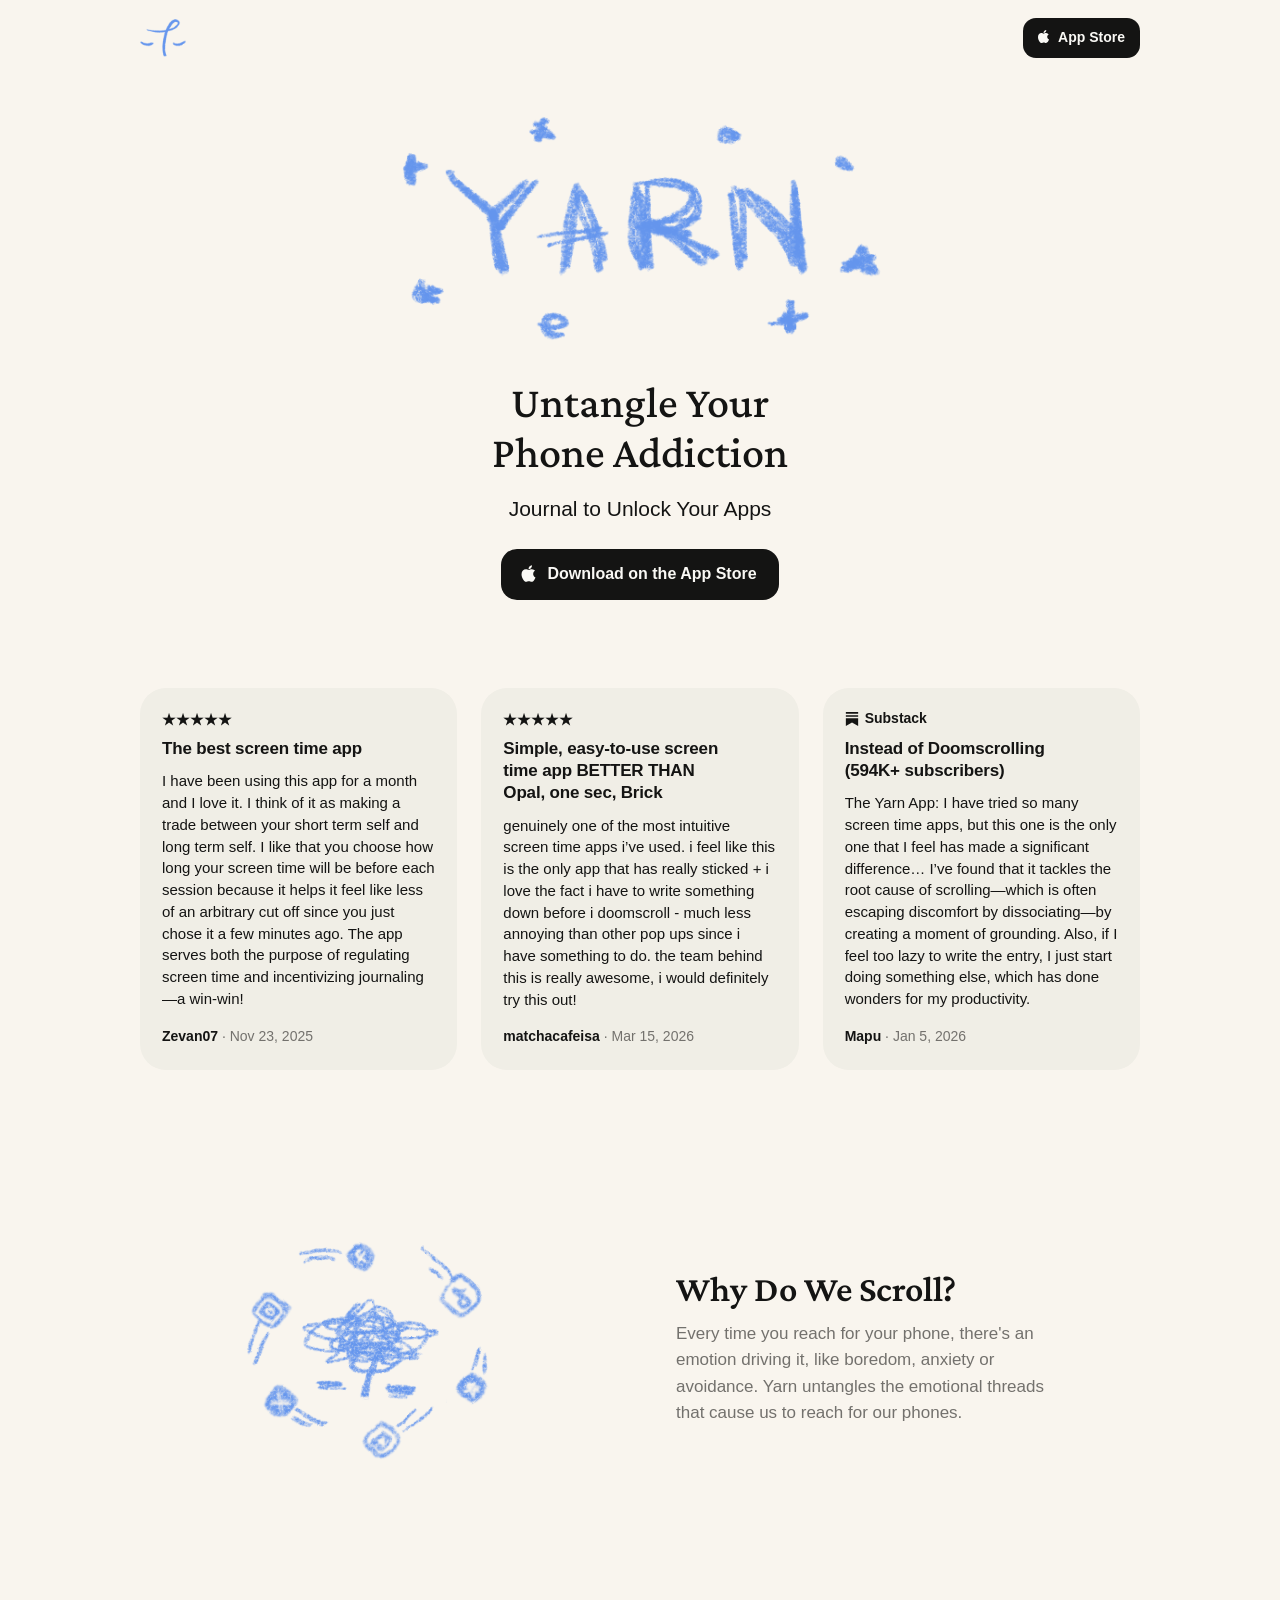
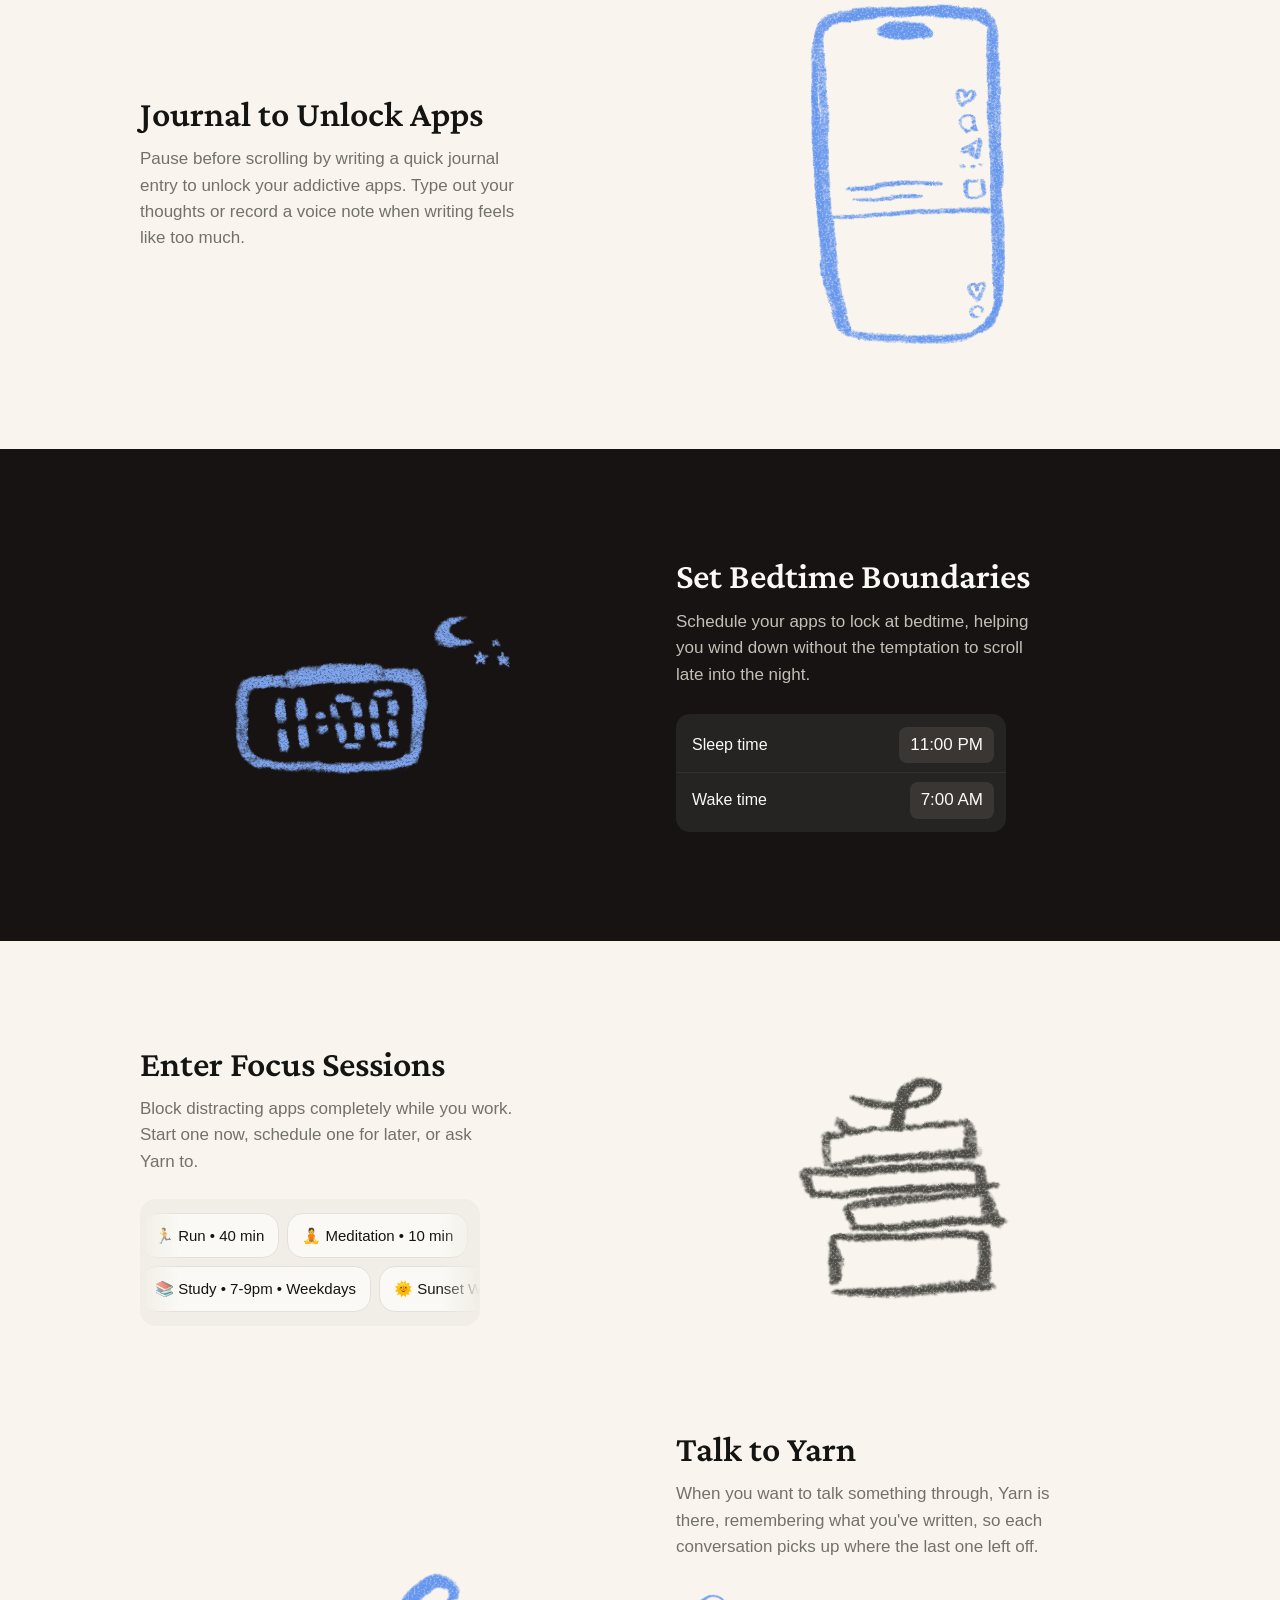
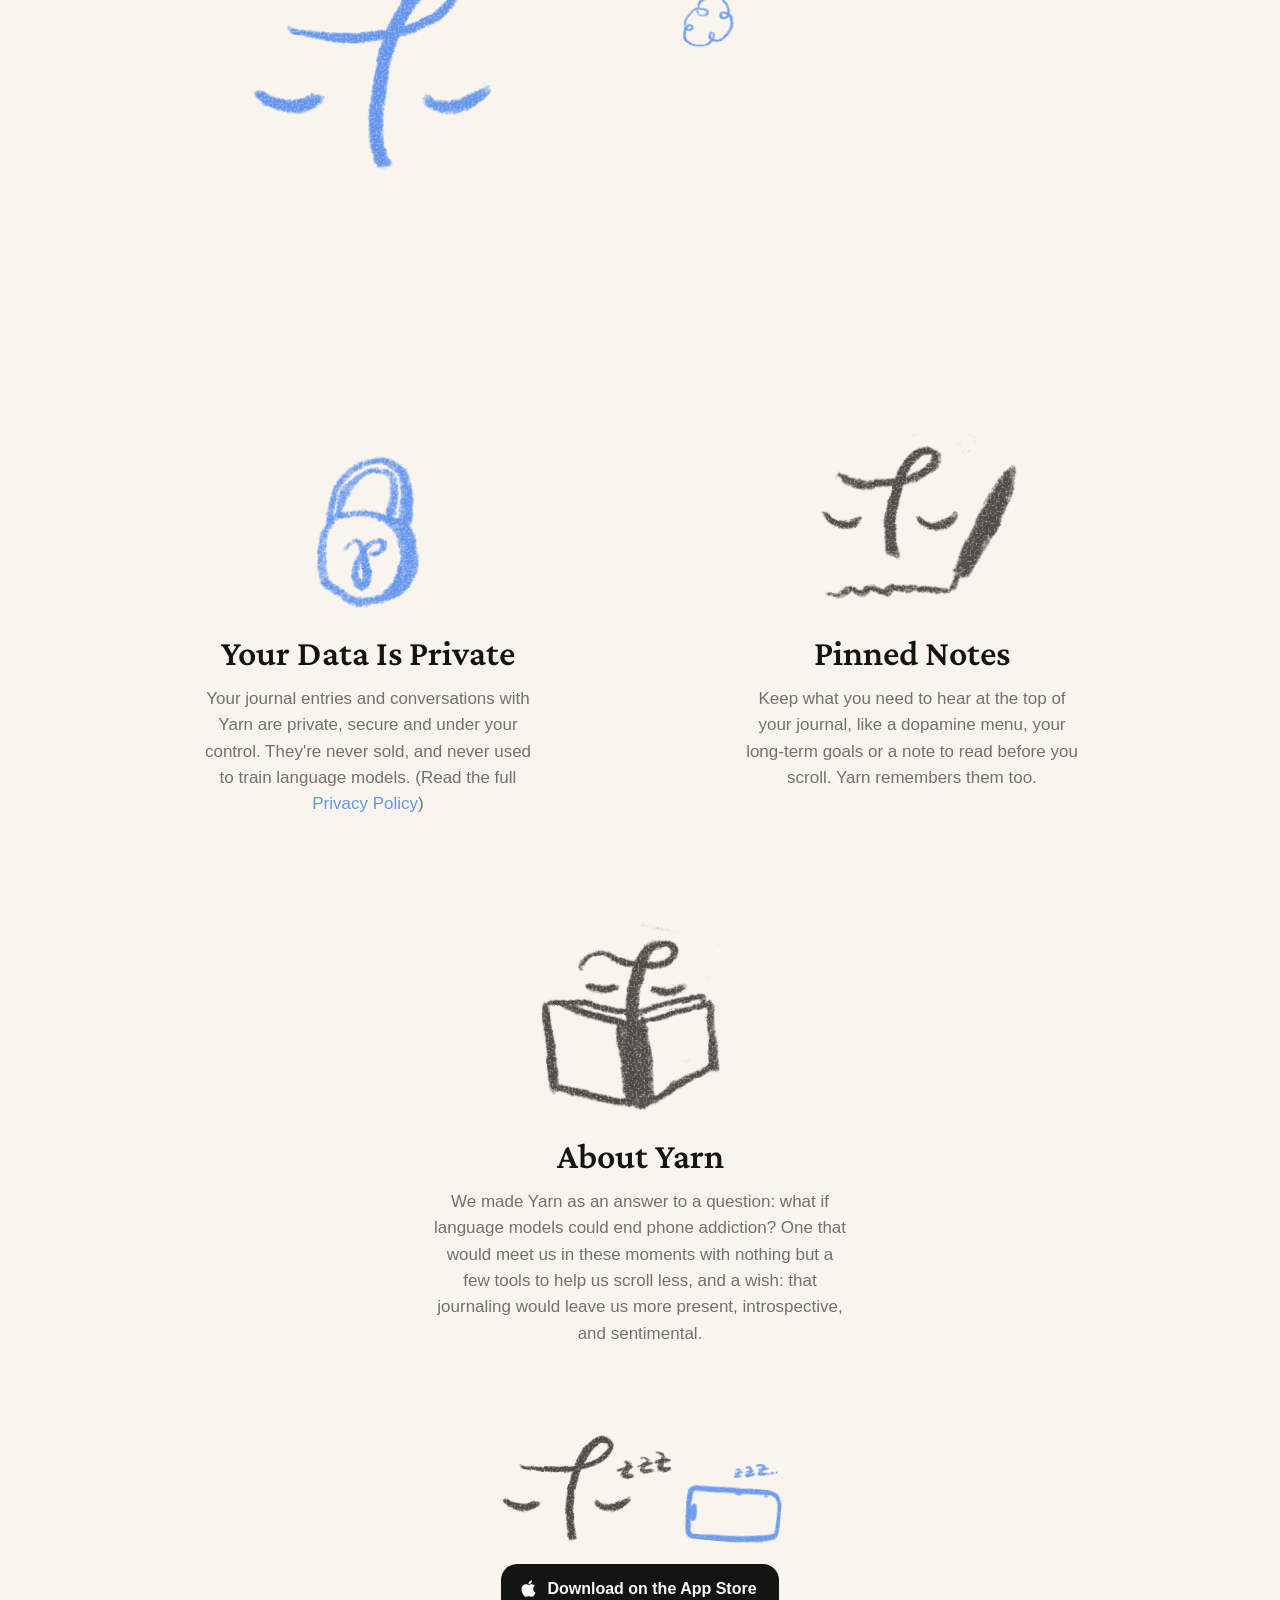
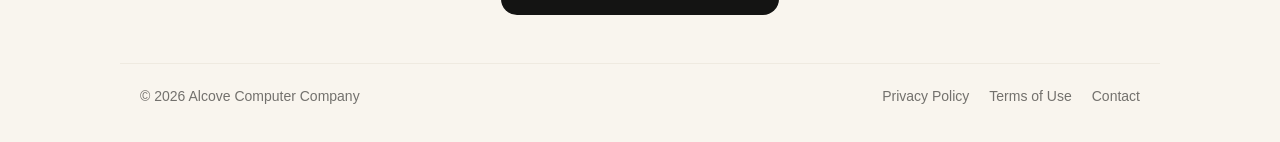
<file: index.html>
<!doctype html>
<html lang="en">
<title>Yarn: Journal to Unlock Apps</title>
<meta charset="utf-8">
<meta name="viewport" content="width=device-width, initial-scale=1, viewport-fit=cover">
<meta name="claude:viewport-fit-sides" content="cover">
<meta name="description" content="Yarn is a screen time app for iPhone that makes you journal to unlock addictive apps.">
<link rel="preconnect" href="https://fonts.googleapis.com">
<link rel="preconnect" href="https://fonts.gstatic.com" crossorigin>
<link rel="stylesheet" href="https://fonts.googleapis.com/css2?family=Crimson+Pro:ital,wght@0,400;0,500;0,600;1,400&display=swap">
<link rel="icon" type="image/png" href="/img/icon-32.png">
<link rel="apple-touch-icon" href="/img/icon-180.png">
<meta property="og:site_name" content="Yarn">
<meta property="og:title" content="Yarn: Journal to Unlock Apps">
<meta property="og:description" content="Yarn is a screen time app for iPhone that makes you journal to unlock addictive apps.">
<meta property="og:image" content="https://www.alcovecomputer.com/img/share-wide.png">
<meta property="og:image:width" content="1200">
<meta property="og:image:height" content="630">
<meta property="og:image:alt" content="The hand-drawn Yarn logo">
<meta property="og:video" content="https://www.alcovecomputer.com/img/share.mp4">
<meta property="og:video:secure_url" content="https://www.alcovecomputer.com/img/share.mp4">
<meta property="og:video:type" content="video/mp4">
<meta property="og:video:width" content="1200">
<meta property="og:video:height" content="630">
<meta property="og:url" content="https://www.alcovecomputer.com/">
<link rel="canonical" href="https://www.alcovecomputer.com/">
<meta name="twitter:card" content="summary_large_image">
<link rel="stylesheet" href="site.aebbaca5.css">

<!-- Wobble filters, four of each. Every frame a drawing moves to a different
     one at random: strokes shift a little on their own and the crayon grain
     changes, like the same drawing traced again. "fine" is for small drawings. -->
<svg width="0" height="0" style="position:fixed;left:-100px;top:-100px;width:0;height:0;overflow:hidden" aria-hidden="true" focusable="false">
  <filter id="boil0" x="-6%" y="-6%" width="112%" height="112%" color-interpolation-filters="sRGB"><feTurbulence type="fractalNoise" baseFrequency="0.028" numOctaves="1" seed="3" result="lo"/><feDisplacementMap in="SourceGraphic" in2="lo" scale="4.4" xChannelSelector="R" yChannelSelector="G" result="d1"/><feTurbulence type="fractalNoise" baseFrequency="0.09" numOctaves="1" seed="11" result="hi"/><feDisplacementMap in="d1" in2="hi" scale="1.2" xChannelSelector="G" yChannelSelector="B" result="d2"/><feTurbulence type="fractalNoise" baseFrequency="0.5" numOctaves="2" seed="5" result="gr"/><feColorMatrix in="gr" type="matrix" values="0 0 0 0 0  0 0 0 0 0  0 0 0 0 0  -1.3 0 0 0 1.62" result="g"/><feComposite in="d2" in2="g" operator="in"/></filter>
  <filter id="boil1" x="-6%" y="-6%" width="112%" height="112%" color-interpolation-filters="sRGB"><feTurbulence type="fractalNoise" baseFrequency="0.028" numOctaves="1" seed="17" result="lo"/><feDisplacementMap in="SourceGraphic" in2="lo" scale="4.4" xChannelSelector="R" yChannelSelector="G" result="d1"/><feTurbulence type="fractalNoise" baseFrequency="0.09" numOctaves="1" seed="29" result="hi"/><feDisplacementMap in="d1" in2="hi" scale="1.2" xChannelSelector="G" yChannelSelector="B" result="d2"/><feTurbulence type="fractalNoise" baseFrequency="0.5" numOctaves="2" seed="41" result="gr"/><feColorMatrix in="gr" type="matrix" values="0 0 0 0 0  0 0 0 0 0  0 0 0 0 0  -1.3 0 0 0 1.62" result="g"/><feComposite in="d2" in2="g" operator="in"/></filter>
  <filter id="boil2" x="-6%" y="-6%" width="112%" height="112%" color-interpolation-filters="sRGB"><feTurbulence type="fractalNoise" baseFrequency="0.028" numOctaves="1" seed="53" result="lo"/><feDisplacementMap in="SourceGraphic" in2="lo" scale="4.4" xChannelSelector="R" yChannelSelector="G" result="d1"/><feTurbulence type="fractalNoise" baseFrequency="0.09" numOctaves="1" seed="61" result="hi"/><feDisplacementMap in="d1" in2="hi" scale="1.2" xChannelSelector="G" yChannelSelector="B" result="d2"/><feTurbulence type="fractalNoise" baseFrequency="0.5" numOctaves="2" seed="7" result="gr"/><feColorMatrix in="gr" type="matrix" values="0 0 0 0 0  0 0 0 0 0  0 0 0 0 0  -1.3 0 0 0 1.62" result="g"/><feComposite in="d2" in2="g" operator="in"/></filter>
  <filter id="boil3" x="-6%" y="-6%" width="112%" height="112%" color-interpolation-filters="sRGB"><feTurbulence type="fractalNoise" baseFrequency="0.028" numOctaves="1" seed="71" result="lo"/><feDisplacementMap in="SourceGraphic" in2="lo" scale="4.4" xChannelSelector="R" yChannelSelector="G" result="d1"/><feTurbulence type="fractalNoise" baseFrequency="0.09" numOctaves="1" seed="83" result="hi"/><feDisplacementMap in="d1" in2="hi" scale="1.2" xChannelSelector="G" yChannelSelector="B" result="d2"/><feTurbulence type="fractalNoise" baseFrequency="0.5" numOctaves="2" seed="97" result="gr"/><feColorMatrix in="gr" type="matrix" values="0 0 0 0 0  0 0 0 0 0  0 0 0 0 0  -1.3 0 0 0 1.62" result="g"/><feComposite in="d2" in2="g" operator="in"/></filter>
  <filter id="fine0" x="-6%" y="-6%" width="112%" height="112%" color-interpolation-filters="sRGB"><feTurbulence type="fractalNoise" baseFrequency="0.05" numOctaves="1" seed="3" result="lo"/><feDisplacementMap in="SourceGraphic" in2="lo" scale="2.0" xChannelSelector="R" yChannelSelector="G" result="d1"/><feTurbulence type="fractalNoise" baseFrequency="0.16" numOctaves="1" seed="11" result="hi"/><feDisplacementMap in="d1" in2="hi" scale="0.7" xChannelSelector="G" yChannelSelector="B" result="d2"/><feTurbulence type="fractalNoise" baseFrequency="0.8" numOctaves="2" seed="5" result="gr"/><feColorMatrix in="gr" type="matrix" values="0 0 0 0 0  0 0 0 0 0  0 0 0 0 0  -1.3 0 0 0 1.62" result="g"/><feComposite in="d2" in2="g" operator="in"/></filter>
  <filter id="fine1" x="-6%" y="-6%" width="112%" height="112%" color-interpolation-filters="sRGB"><feTurbulence type="fractalNoise" baseFrequency="0.05" numOctaves="1" seed="17" result="lo"/><feDisplacementMap in="SourceGraphic" in2="lo" scale="2.0" xChannelSelector="R" yChannelSelector="G" result="d1"/><feTurbulence type="fractalNoise" baseFrequency="0.16" numOctaves="1" seed="29" result="hi"/><feDisplacementMap in="d1" in2="hi" scale="0.7" xChannelSelector="G" yChannelSelector="B" result="d2"/><feTurbulence type="fractalNoise" baseFrequency="0.8" numOctaves="2" seed="41" result="gr"/><feColorMatrix in="gr" type="matrix" values="0 0 0 0 0  0 0 0 0 0  0 0 0 0 0  -1.3 0 0 0 1.62" result="g"/><feComposite in="d2" in2="g" operator="in"/></filter>
  <filter id="fine2" x="-6%" y="-6%" width="112%" height="112%" color-interpolation-filters="sRGB"><feTurbulence type="fractalNoise" baseFrequency="0.05" numOctaves="1" seed="53" result="lo"/><feDisplacementMap in="SourceGraphic" in2="lo" scale="2.0" xChannelSelector="R" yChannelSelector="G" result="d1"/><feTurbulence type="fractalNoise" baseFrequency="0.16" numOctaves="1" seed="61" result="hi"/><feDisplacementMap in="d1" in2="hi" scale="0.7" xChannelSelector="G" yChannelSelector="B" result="d2"/><feTurbulence type="fractalNoise" baseFrequency="0.8" numOctaves="2" seed="7" result="gr"/><feColorMatrix in="gr" type="matrix" values="0 0 0 0 0  0 0 0 0 0  0 0 0 0 0  -1.3 0 0 0 1.62" result="g"/><feComposite in="d2" in2="g" operator="in"/></filter>
  <filter id="fine3" x="-6%" y="-6%" width="112%" height="112%" color-interpolation-filters="sRGB"><feTurbulence type="fractalNoise" baseFrequency="0.05" numOctaves="1" seed="71" result="lo"/><feDisplacementMap in="SourceGraphic" in2="lo" scale="2.0" xChannelSelector="R" yChannelSelector="G" result="d1"/><feTurbulence type="fractalNoise" baseFrequency="0.16" numOctaves="1" seed="83" result="hi"/><feDisplacementMap in="d1" in2="hi" scale="0.7" xChannelSelector="G" yChannelSelector="B" result="d2"/><feTurbulence type="fractalNoise" baseFrequency="0.8" numOctaves="2" seed="97" result="gr"/><feColorMatrix in="gr" type="matrix" values="0 0 0 0 0  0 0 0 0 0  0 0 0 0 0  -1.3 0 0 0 1.62" result="g"/><feComposite in="d2" in2="g" operator="in"/></filter>
</svg>

<header class="wrap top">
  <a class="brand" href="/" aria-label="Yarn home">
    <i class="fig blue" style="--ar:256/212"><i class="ink" style="--src:url(img/yarn-face.png)"></i></i>
  </a>
  <nav class="nav" aria-label="Main">
    <a class="store small" href="https://apps.apple.com/app/id6746372250" target="_blank" rel="noopener"><svg viewBox="0 0 384 512" aria-hidden="true"><path d="M318.7 268.7c-.2-36.7 16.4-64.4 50-84.8-18.8-26.9-47.2-41.7-84.7-44.6-35.5-2.8-74.3 20.7-88.5 20.7-15 0-49.4-19.7-76.4-19.7C63.3 141.2 4 184.8 4 273.5q0 39.3 14.4 81.2c12.8 36.7 59 126.7 107.2 125.2 25.2-.6 43-17.9 75.8-17.9 31.8 0 48.3 17.9 76.4 17.9 48.6-.7 90.4-82.5 102.6-119.3-65.2-30.7-61.7-90-61.7-91.9zm-56.6-164.2c27.3-32.4 24.8-61.9 24-72.5-24.1 1.4-52 16.4-67.9 34.9-17.5 19.8-27.8 44.3-25.6 71.9 26.1 2 49.9-11.4 69.5-34.3z"/></svg>App Store</a>
  </nav>
</header>

<main>
  <section class="wrap hero">
    <h1 class="sr">Yarn</h1>
    <!-- The same seven-frame logo the app opens with, at the app's 0.15s a frame. -->
    <i class="fig blue logo" style="--ar:560/270;--d:0ms" role="img" aria-label="Yarn" data-frames="img/logo1.png img/logo2.png img/logo3.png img/logo4.png img/logo5.png img/logo6.png img/logo7.png" data-ms="150"></i>
    <p class="lede">Untangle Your Phone Addiction</p>
    <p class="tagline">Journal to Unlock Your Apps</p>
    <a class="store" style="--d:280ms" href="https://apps.apple.com/app/id6746372250" target="_blank" rel="noopener"><svg viewBox="0 0 384 512" aria-hidden="true"><path d="M318.7 268.7c-.2-36.7 16.4-64.4 50-84.8-18.8-26.9-47.2-41.7-84.7-44.6-35.5-2.8-74.3 20.7-88.5 20.7-15 0-49.4-19.7-76.4-19.7C63.3 141.2 4 184.8 4 273.5q0 39.3 14.4 81.2c12.8 36.7 59 126.7 107.2 125.2 25.2-.6 43-17.9 75.8-17.9 31.8 0 48.3 17.9 76.4 17.9 48.6-.7 90.4-82.5 102.6-119.3-65.2-30.7-61.7-90-61.7-91.9zm-56.6-164.2c27.3-32.4 24.8-61.9 24-72.5-24.1 1.4-52 16.4-67.9 34.9-17.5 19.8-27.8 44.3-25.6 71.9 26.1 2 49.9-11.4 69.5-34.3z"/></svg>Download on the App Store</a>
  </section>

  <!-- Two App Store reviews, laid out like the App Store's own review cards so they read as
       real reviews: title and date, stars and name, the review in full, and our reply. -->
  <!-- Two App Store reviews and Mapu's Substack post. Every card reads the same way: where
       it's from (stars, or the Substack logo), the title, the words, then who and when. Each card links to where it's from: the
       App Store's reviews page (Apple has no links to single reviews) or the post. -->
  <section class="wrap reviews" aria-label="What people say about Yarn">
    <a class="review" href="https://apps.apple.com/us/app/yarn-screen-time-journal/id6746372250?see-all=reviews" target="_blank" rel="noopener">
      <div class="r-top"><span class="rating" role="img" aria-label="5 out of 5 stars">★★★★★</span></div>
      <h3>The best screen time app</h3>
      <blockquote>I have been using this app for a month and I love it. I think of it as making a trade between your short term self and long term self. I like that you choose how long your screen time will be before each session because it helps it feel like less of an arbitrary cut off since you just chose it a few minutes ago. The app serves both the purpose of regulating screen time and incentivizing journaling—a win-win!</blockquote>
      <span class="r-by"><b>Zevan07</b> · <time datetime="2025-11-23">Nov 23, 2025</time></span>
    </a>
    <a class="review" href="https://apps.apple.com/us/app/yarn-screen-time-journal/id6746372250?see-all=reviews" target="_blank" rel="noopener">
      <div class="r-top"><span class="rating" role="img" aria-label="5 out of 5 stars">★★★★★</span></div>
      <h3>Simple, easy-to-use screen time app BETTER THAN Opal, one sec, Brick</h3>
      <blockquote>genuinely one of the most intuitive screen time apps i’ve used. i feel like this is the only app that has really sticked + i love the fact i have to write something down before i doomscroll - much less annoying than other pop ups since i have something to do. the team behind this is really awesome, i would definitely try this out!</blockquote>
      <span class="r-by"><b>matchacafeisa</b> · <time datetime="2026-03-15">Mar 15, 2026</time></span>
    </a>
    <a class="review" href="https://mapuc.substack.com/p/how-to-break-away-from-doomscrolling" target="_blank" rel="noopener">
      <div class="r-top"><svg class="p-logo" viewBox="0 0 24 24" aria-hidden="true"><path d="M22.539 8.242H1.46V5.406h21.08v2.836zM1.46 10.812V24L12 18.11 22.54 24V10.812H1.46zM22.54 0H1.46v2.836h21.08V0z"/></svg>Substack</div>
      <h3>Instead of Doomscrolling (594K+ subscribers)</h3>
      <blockquote>The Yarn App: I have tried so many screen time apps, but this one is the only one that I feel has made a significant difference… I’ve found that it tackles the root cause of scrolling—which is often escaping discomfort by dissociating—by creating a moment of grounding. Also, if I feel too lazy to write the entry, I just start doing something else, which has done wonders for my productivity.</blockquote>
      <span class="r-by"><b>Mapu</b> · <time datetime="2026-01-05">Jan 5, 2026</time></span>
    </a>
  </section>

  <section class="wrap features" aria-label="What Yarn does">
    <article class="feature">
      <!-- Yarn with brain fog, the apps spinning round its head. Each icon is cut out on its own and sits on an oval the shape of his face; every beat they all jump one place on, clockwise like their trails (site.js). -->
      <div class="art"><i class="fig blue boil spinner" style="--ar:1" role="img" aria-label="Yarn with brain fog, app icons spinning around its head">
        <i class="ring" data-orbit="223.0,226.5,166.0,138.5,-95.12">
          <i class="ink" data-sq="200,101" style="--src:url(img/parts/icon1.png);transform-origin:44.44% 22.44%;translate:1.82% -2.77%"></i>
          <i class="ink" data-sq="376,180.5" style="--src:url(img/parts/icon2.png);transform-origin:83.56% 40.11%;translate:-3.83% -7.48%"></i>
          <i class="ink" data-sq="362,325" style="--src:url(img/parts/icon3.png);transform-origin:80.44% 72.22%;translate:2.58% -8.94%"></i>
          <i class="ink" data-sq="258.6,374.5" style="--src:url(img/parts/icon4.png);transform-origin:57.47% 83.22%;translate:-4.62% -2.23%"></i>
          <i class="ink" data-sq="110.8,332.3" style="--src:url(img/parts/icon5.png);transform-origin:24.62% 73.84%;translate:-5.24% -5.80%"></i>
          <i class="ink" data-sq="74.3,187.9" style="--src:url(img/parts/icon6.png);transform-origin:16.51% 41.76%;translate:-0.42% -4.37%"></i>
        </i>
        <i class="ink" style="--src:url(img/parts/head-face.png)"></i>
      </i></div>
      <div class="copy">
        <h2>Why Do We Scroll?</h2>
        <p>Every time you reach for your phone, there's an emotion driving it, like boredom, anxiety or avoidance. Yarn untangles the emotional threads that cause us to reach for our phones.</p>
      </div>
    </article>

    <article class="feature">
      <!-- Scrolling reels, then Yarn steps in: the phone cuts to Journal to Unlock, holds, and starts again. -->
      <div class="art"><i class="phone-stage" data-scenes data-still="1" role="img" aria-label="A phone scrolling reels, then showing Journal to Unlock">
        <i class="scene fig blue boil" style="--ar:275/471" data-scene="3200">
          <i class="ink" style="--src:url(img/parts/phone-reels-frame.png)"></i>
          <i class="feed"><i class="ink" style="--src:url(img/parts/phone-reels-feed.png)"></i><i class="ink next" style="--src:url(img/parts/phone-reels-feed.png)"></i></i>
        </i>
        <i class="scene fig blue boil" style="--ar:275/471" data-scene="3400" hidden><i class="ink" style="--src:url(img/phone-unlock.png)"></i></i>
      </i></div>
      <div class="copy">
        <h2>Journal to Unlock Apps</h2>
        <p>Pause before scrolling by writing a quick journal entry to unlock your addictive apps. Type out your thoughts or record a voice note when writing feels like too much.</p>
      </div>
    </article>
  </section>

  <section class="night" aria-label="Bedtime for your apps">
    <div class="wrap">
      <!-- The night from onboarding: 11 o'clock, Yarn still scrolling in the dark, the reels, then the apps fall asleep. -->
      <div class="stage" data-scenes role="img" aria-label="An 11:00 clock, Yarn scrolling late at night, a phone scrolling reels, then a phone with its apps asleep">
        <i class="scene wide fig blue boil" style="--ar:255/147" data-scene="2400">
          <i class="ink" style="--src:url(img/parts/clock-body.png)"></i>
          <i class="ink colon" style="--src:url(img/parts/clock-colon.png)"></i>
          <i class="ink moon" style="--src:url(img/parts/clock-moon.png)"></i>
          <i class="ink stars" style="--src:url(img/parts/clock-stars.png)"></i>
        </i>
        <i class="scene full fig blue boil" style="--ar:1" data-scene="3000" hidden>
          <i class="ink" style="--src:url(img/parts/late-glow.png)"></i>
          <i class="ink glow-hi" style="--src:url(img/parts/late-glow-hi.png)"></i>
          <i class="ink" style="--src:url(img/parts/late-body.png)"></i>
        </i>
        <i class="scene fig blue boil" style="--ar:275/471" data-scene="3200" hidden>
          <i class="ink" style="--src:url(img/parts/phone-reels-frame.png)"></i>
          <i class="feed"><i class="ink" style="--src:url(img/parts/phone-reels-feed.png)"></i><i class="ink next" style="--src:url(img/parts/phone-reels-feed.png)"></i></i>
        </i>
        <i class="scene fig blue boil" style="--ar:275/471" data-scene="3400" hidden>
          <i class="ink" style="--src:url(img/parts/phone-asleep-body.png)"></i>
          <i class="ink apps-z" style="--src:url(img/parts/phone-asleep-z.png)"></i>
        </i>
      </div>
      <div class="copy">
        <h2>Set Bedtime Boundaries</h2>
        <p>Schedule your apps to lock at bedtime, helping you wind down without the temptation to scroll late into the night.</p>
        <!-- Like the bedtime picker in the app: two rows, the time in a pill. -->
        <dl class="picker">
          <div><dt>Sleep time</dt><dd>11:00 PM</dd></div>
          <div><dt>Wake time</dt><dd>7:00 AM</dd></div>
        </dl>
      </div>
    </div>
  </section>

  <section class="wrap features after-night" aria-label="More of what Yarn does">
    <article class="feature">
      <!-- The three book stacks the focus screen uses for short, medium and long sessions, played as a stack that grows. -->
      <div class="art"><i class="fig pencil boil books" style="--ar:212/202" role="img" aria-label="Yarn sitting on a stack of books" data-frames="img/books2.png img/books1.png img/books3.png" data-ms="1600" data-bump></i></div>
      <div class="copy">
        <h2>Enter Focus Sessions</h2>
        <p>Block distracting apps completely while you work. Start one now, schedule one for later, or ask Yarn to.</p>
        <!-- One card, two kinds of pill from the app: start-now presets (Blocks tab) on top, scheduling ideas (the schedule sheet) below. In the app the rows scroll sideways; here they drift slowly. -->
        <div class="presets" aria-label="Focus sessions to start now, like Run for 40 minutes, or to schedule, like Reading from 9 to 10:30pm on weekdays">
          <div class="preset-row left"><div class="preset-track"><span>🏃 Run • 40 min</span><span>🧘 Meditation • 10 min</span><span>🍅 Pomodoro • 25 min</span><span>🔬 Deep Work • 90 min</span><span>🎹 Make Music • 45 min</span><span>🌌 Stargaze • 45 min</span><span>🎬 Film • 120 min</span><span>🏃 Run • 40 min</span><span>🧘 Meditation • 10 min</span><span>🍅 Pomodoro • 25 min</span><span>🔬 Deep Work • 90 min</span><span>🎹 Make Music • 45 min</span><span>🌌 Stargaze • 45 min</span><span>🎬 Film • 120 min</span></div></div>
          <div class="preset-row right"><div class="preset-track"><span>📚 Study • 7-9pm • Weekdays</span><span>🌞 Sunset Walk • 6:30-7:30pm • Daily</span><span>📖 Reading • 9-10:30pm • Weekdays</span><span>🏋️ Gym • 6-7pm • Mon-Fri, Sun</span><span>📵 No Phone Day • 8am-8pm • Sun</span><span>👣 10k Steps • 6:30-8pm • Mon-Thu, Sun</span><span>🧺 Cleaning • 11am-12pm • Sat</span><span>📚 Study • 7-9pm • Weekdays</span><span>🌞 Sunset Walk • 6:30-7:30pm • Daily</span><span>📖 Reading • 9-10:30pm • Weekdays</span><span>🏋️ Gym • 6-7pm • Mon-Fri, Sun</span><span>📵 No Phone Day • 8am-8pm • Sun</span><span>👣 10k Steps • 6:30-8pm • Mon-Thu, Sun</span><span>🧺 Cleaning • 11am-12pm • Sat</span></div></div>
        </div>
      </div>
    </article>

    <article class="feature">
      <div class="art"><i class="fig blue boil face" style="--ar:256/212" role="img" aria-label="Yarn"><i class="ink" style="--src:url(img/yarn-face.png)"></i></i></div>
      <div class="copy">
        <h2>Talk to Yarn</h2>
        <p>When you want to talk something through, Yarn is there, remembering what you've written, so each conversation picks up where the last one left off.</p>
        <!-- Like the chat: Yarn's small typing ball top-left where the reply starts, then one of its real cards
             in that spot (journal prompts, start a focus session, a new pinned note). Then types again. -->
        <div class="yarn-chat" data-scenes data-still="1" role="img" aria-label="Yarn typing, then showing its cards: journal prompts, start a 30 minute Walk, and ideas for a new pinned note">
          <div class="chat-scene typing" data-scene="2020"><i class="fig blue ball" style="--ar:1" data-frames="img/ball5.png img/ball2.png img/ball3.png img/ball4.png img/ball5.png img/ball2.png img/ball3.png img/ball4.png" data-ms="120" data-hold="100"></i></div>
          <div class="chat-scene" data-scene="3200" hidden><div class="y-card">
            <div class="y-head"><div><div class="y-title">Journal with Prompts</div><div class="y-sub">or just start writing</div></div><svg class="y-x" viewBox="0 0 12 12" aria-hidden="true"><path d="M2.5 2.5l7 7M9.5 2.5l-7 7" stroke="currentColor" stroke-width="1.8" stroke-linecap="round"/></svg></div>
            <div class="y-idea prompt"><small>FOR YOU</small><span>What were you feeling right before you picked up your phone?</span></div>
            <div class="y-idea prompt"><small>SENSORY</small><span>Describe the light in your space right now</span></div>
          </div></div>
          <div class="chat-scene typing" data-scene="2020" hidden><i class="fig blue ball" style="--ar:1" data-frames="img/ball5.png img/ball2.png img/ball3.png img/ball4.png img/ball5.png img/ball2.png img/ball3.png img/ball4.png" data-ms="120" data-hold="100"></i></div>
          <div class="chat-scene" data-scene="3200" hidden><div class="y-card">
            <div class="y-head"><div><div class="y-title">🚶 Walk</div><div class="y-sub">focus session will start immediately</div></div><svg class="y-x" viewBox="0 0 12 12" aria-hidden="true"><path d="M2.5 2.5l7 7M9.5 2.5l-7 7" stroke="currentColor" stroke-width="1.8" stroke-linecap="round"/></svg></div>
            <div class="y-inset"><div class="y-row"><span>Starts</span><b>Now</b></div><div class="y-rule"></div><div class="y-row"><span>Duration</span><em>30 minutes</em></div></div>
            <div class="y-btn">Confirm &amp; Start</div>
          </div></div>
          <div class="chat-scene typing" data-scene="2020" hidden><i class="fig blue ball" style="--ar:1" data-frames="img/ball5.png img/ball2.png img/ball3.png img/ball4.png img/ball5.png img/ball2.png img/ball3.png img/ball4.png" data-ms="120" data-hold="100"></i></div>
          <div class="chat-scene" data-scene="3200" hidden><div class="y-card">
            <div class="y-head"><div><div class="y-title">New Pinned Note</div><div class="y-sub">pick an idea or write your own</div></div><svg class="y-x" viewBox="0 0 12 12" aria-hidden="true"><path d="M2.5 2.5l7 7M9.5 2.5l-7 7" stroke="currentColor" stroke-width="1.8" stroke-linecap="round"/></svg></div>
            <div class="y-idea"><small>FOR YOU</small><span>Read me when you don't want to put socks on and walk</span></div>
            <div class="y-idea"><small>IDEA</small><span>What I need to hear before I scroll</span></div>
          </div></div>
      </div>
      </div>
    </article>

    <!-- A pair instead of two more zigzag rows, so the page changes pace after the night band. -->
    <div class="pair">
    <article class="feature mini">
      <!-- The lock and this line go together in onboarding too. -->
      <div class="art"><i class="fig blue boil lock" style="--ar:134/198" role="img" aria-label="A padlock"><i class="ink" style="--src:url(img/lock.png)"></i></i></div>
      <div class="copy">
        <h2>Your Data Is Private</h2>
        <p>Your journal entries and conversations with Yarn are private, secure and under your control. They're never sold, and never used to train language models. (Read the full <a class="more" href="/privacy">Privacy Policy</a>)</p>
      </div>
    </article>
    <article class="feature mini">
      <div class="art"><i class="fig pencil boil writer" style="--ar:484/369" role="img" aria-label="Yarn writing in a journal">
        <i class="ink" style="--src:url(img/parts/journal-body.png)"></i>
        <i class="ink pen" style="--src:url(img/parts/journal-pen.png)"></i>
      </i></div>
      <div class="copy">
        <h2>Pinned Notes</h2>
        <p>Keep what you need to hear at the top of your journal, like a dopamine menu, your long-term goals or a note to read before you scroll. Yarn remembers them too.</p>
      </div>
    </article>
    </div>
  </section>

  <section class="about" id="about">
    <div class="wrap">
      <div class="copy">
        <h2>About Yarn</h2>
        <p class="manifesto">We made Yarn as an answer to a question: what if language models could end phone addiction? One that would meet us in these moments with nothing but a few tools to help us scroll less, and a wish: that journaling would leave us more present, introspective, and sentimental.</p>
      </div>
      <i class="fig pencil boil reader" style="--ar:433/411" role="img" aria-label="Yarn reading a book"><i class="ink" style="--src:url(img/yarn-studying.png)"></i></i>
    </div>
  </section>

  <section class="wrap end">
    <!-- Yarn asleep, and its phone asleep beside it: the phone is the blank reels
         phone turned on its side, with the "zzz.." from Apps Asleep floating up. -->
    <div class="bedside" role="img" aria-label="Yarn asleep, with its phone asleep beside it">
      <i class="fig pencil boil sleepy" style="--ar:422/266" aria-hidden="true">
        <i class="ink" style="--src:url(img/parts/asleep-body.png)"></i>
        <i class="ink zzz" style="--src:url(img/parts/asleep-z.png)"></i>
      </i>
      <i class="lying">
        <i class="fig blue boil fine phone-zs" style="--ar:113/44"><i class="ink" style="--src:url(img/parts/phone-z-bold.png)"></i></i>
        <i class="fig blue boil fine flat" style="--ar:471/272"><i class="ink" style="--src:url(img/parts/phone-lying-bold.png)"></i></i>
      </i>
    </div>
    <a class="store" href="https://apps.apple.com/app/id6746372250" target="_blank" rel="noopener"><svg viewBox="0 0 384 512" aria-hidden="true"><path d="M318.7 268.7c-.2-36.7 16.4-64.4 50-84.8-18.8-26.9-47.2-41.7-84.7-44.6-35.5-2.8-74.3 20.7-88.5 20.7-15 0-49.4-19.7-76.4-19.7C63.3 141.2 4 184.8 4 273.5q0 39.3 14.4 81.2c12.8 36.7 59 126.7 107.2 125.2 25.2-.6 43-17.9 75.8-17.9 31.8 0 48.3 17.9 76.4 17.9 48.6-.7 90.4-82.5 102.6-119.3-65.2-30.7-61.7-90-61.7-91.9zm-56.6-164.2c27.3-32.4 24.8-61.9 24-72.5-24.1 1.4-52 16.4-67.9 34.9-17.5 19.8-27.8 44.3-25.6 71.9 26.1 2 49.9-11.4 69.5-34.3z"/></svg>Download on the App Store</a>
  </section>
</main>

<footer class="wrap foot">
  <span>&copy; 2026 Alcove Computer Company</span>
  <nav aria-label="Footer">
    <a href="/privacy">Privacy Policy</a>
    <a href="/terms">Terms of Use</a>
    <a href="/contact">Contact</a>
  </nav>
</footer>

<script src="site.af30b693.js"></script>
</file>
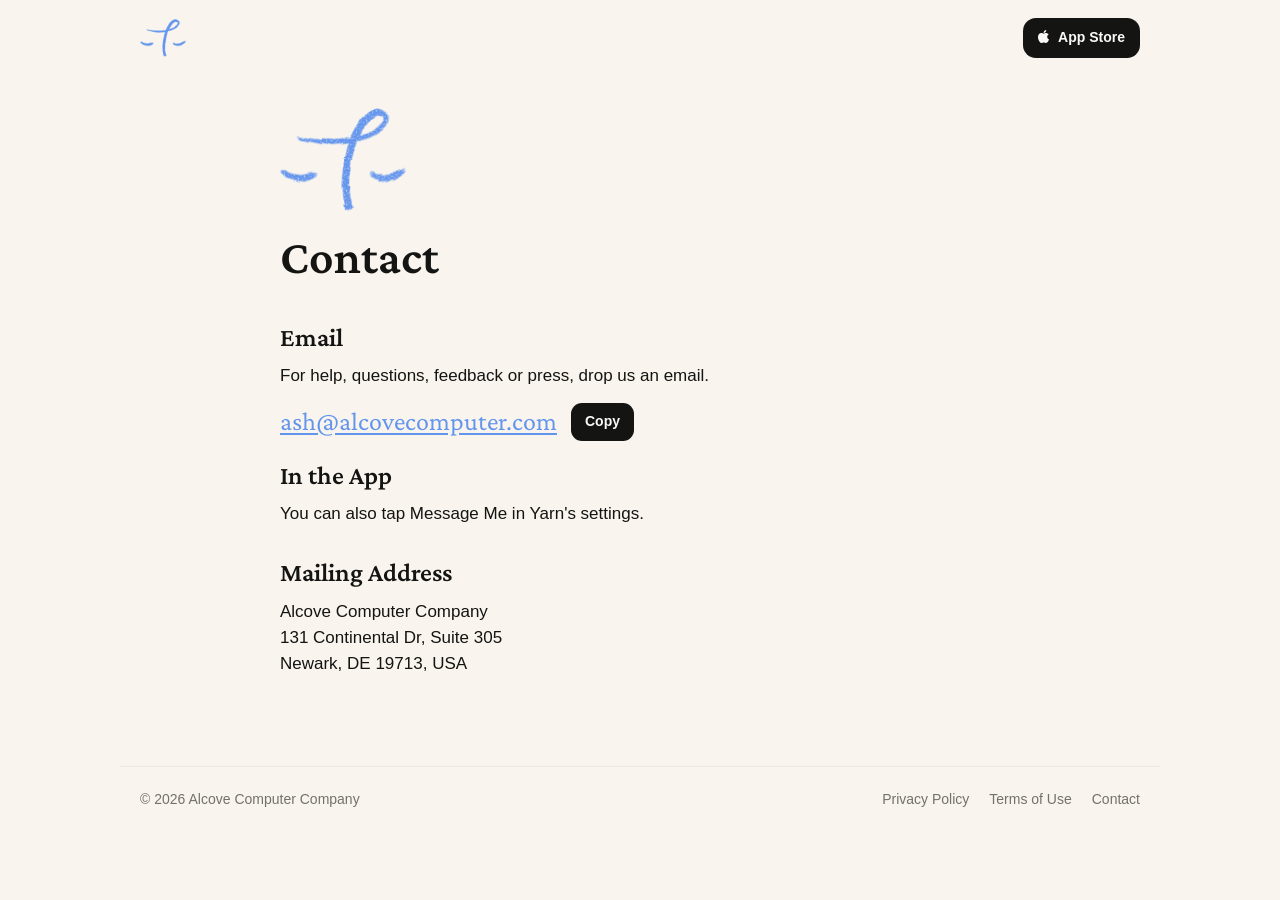
<file: contact.html>
<!doctype html>
<html lang="en">
<title>Contact Yarn</title>
<meta charset="utf-8">
<meta name="viewport" content="width=device-width, initial-scale=1, viewport-fit=cover">
<meta name="claude:viewport-fit-sides" content="cover">
<meta name="description" content="Get in touch about Yarn: email, mailing address and support.">
<link rel="preconnect" href="https://fonts.googleapis.com">
<link rel="preconnect" href="https://fonts.gstatic.com" crossorigin>
<link rel="stylesheet" href="https://fonts.googleapis.com/css2?family=Crimson+Pro:ital,wght@0,400;0,500;0,600;1,400&display=swap">
<link rel="icon" type="image/png" href="/img/icon-32.png">
<link rel="apple-touch-icon" href="/img/icon-180.png">
<meta property="og:site_name" content="Yarn">
<meta property="og:title" content="Contact Yarn">
<meta property="og:description" content="Get in touch about Yarn: email, mailing address and support.">
<meta property="og:image" content="https://www.alcovecomputer.com/img/share-wide.png">
<meta property="og:image:width" content="1200">
<meta property="og:image:height" content="630">
<meta property="og:image:alt" content="The hand-drawn Yarn logo">
<meta property="og:video" content="https://www.alcovecomputer.com/img/share.mp4">
<meta property="og:video:secure_url" content="https://www.alcovecomputer.com/img/share.mp4">
<meta property="og:video:type" content="video/mp4">
<meta property="og:video:width" content="1200">
<meta property="og:video:height" content="630">
<meta property="og:url" content="https://www.alcovecomputer.com/contact">
<link rel="canonical" href="https://www.alcovecomputer.com/contact">
<meta name="twitter:card" content="summary_large_image">
<link rel="stylesheet" href="site.aebbaca5.css">

<!-- Wobble filters, four of each. Every frame a drawing moves to a different
     one at random: strokes shift a little on their own and the crayon grain
     changes, like the same drawing traced again. "fine" is for small drawings. -->
<svg width="0" height="0" style="position:fixed;left:-100px;top:-100px;width:0;height:0;overflow:hidden" aria-hidden="true" focusable="false">
  <filter id="boil0" x="-6%" y="-6%" width="112%" height="112%" color-interpolation-filters="sRGB"><feTurbulence type="fractalNoise" baseFrequency="0.028" numOctaves="1" seed="3" result="lo"/><feDisplacementMap in="SourceGraphic" in2="lo" scale="4.4" xChannelSelector="R" yChannelSelector="G" result="d1"/><feTurbulence type="fractalNoise" baseFrequency="0.09" numOctaves="1" seed="11" result="hi"/><feDisplacementMap in="d1" in2="hi" scale="1.2" xChannelSelector="G" yChannelSelector="B" result="d2"/><feTurbulence type="fractalNoise" baseFrequency="0.5" numOctaves="2" seed="5" result="gr"/><feColorMatrix in="gr" type="matrix" values="0 0 0 0 0  0 0 0 0 0  0 0 0 0 0  -1.3 0 0 0 1.62" result="g"/><feComposite in="d2" in2="g" operator="in"/></filter>
  <filter id="boil1" x="-6%" y="-6%" width="112%" height="112%" color-interpolation-filters="sRGB"><feTurbulence type="fractalNoise" baseFrequency="0.028" numOctaves="1" seed="17" result="lo"/><feDisplacementMap in="SourceGraphic" in2="lo" scale="4.4" xChannelSelector="R" yChannelSelector="G" result="d1"/><feTurbulence type="fractalNoise" baseFrequency="0.09" numOctaves="1" seed="29" result="hi"/><feDisplacementMap in="d1" in2="hi" scale="1.2" xChannelSelector="G" yChannelSelector="B" result="d2"/><feTurbulence type="fractalNoise" baseFrequency="0.5" numOctaves="2" seed="41" result="gr"/><feColorMatrix in="gr" type="matrix" values="0 0 0 0 0  0 0 0 0 0  0 0 0 0 0  -1.3 0 0 0 1.62" result="g"/><feComposite in="d2" in2="g" operator="in"/></filter>
  <filter id="boil2" x="-6%" y="-6%" width="112%" height="112%" color-interpolation-filters="sRGB"><feTurbulence type="fractalNoise" baseFrequency="0.028" numOctaves="1" seed="53" result="lo"/><feDisplacementMap in="SourceGraphic" in2="lo" scale="4.4" xChannelSelector="R" yChannelSelector="G" result="d1"/><feTurbulence type="fractalNoise" baseFrequency="0.09" numOctaves="1" seed="61" result="hi"/><feDisplacementMap in="d1" in2="hi" scale="1.2" xChannelSelector="G" yChannelSelector="B" result="d2"/><feTurbulence type="fractalNoise" baseFrequency="0.5" numOctaves="2" seed="7" result="gr"/><feColorMatrix in="gr" type="matrix" values="0 0 0 0 0  0 0 0 0 0  0 0 0 0 0  -1.3 0 0 0 1.62" result="g"/><feComposite in="d2" in2="g" operator="in"/></filter>
  <filter id="boil3" x="-6%" y="-6%" width="112%" height="112%" color-interpolation-filters="sRGB"><feTurbulence type="fractalNoise" baseFrequency="0.028" numOctaves="1" seed="71" result="lo"/><feDisplacementMap in="SourceGraphic" in2="lo" scale="4.4" xChannelSelector="R" yChannelSelector="G" result="d1"/><feTurbulence type="fractalNoise" baseFrequency="0.09" numOctaves="1" seed="83" result="hi"/><feDisplacementMap in="d1" in2="hi" scale="1.2" xChannelSelector="G" yChannelSelector="B" result="d2"/><feTurbulence type="fractalNoise" baseFrequency="0.5" numOctaves="2" seed="97" result="gr"/><feColorMatrix in="gr" type="matrix" values="0 0 0 0 0  0 0 0 0 0  0 0 0 0 0  -1.3 0 0 0 1.62" result="g"/><feComposite in="d2" in2="g" operator="in"/></filter>
  <filter id="fine0" x="-6%" y="-6%" width="112%" height="112%" color-interpolation-filters="sRGB"><feTurbulence type="fractalNoise" baseFrequency="0.05" numOctaves="1" seed="3" result="lo"/><feDisplacementMap in="SourceGraphic" in2="lo" scale="2.0" xChannelSelector="R" yChannelSelector="G" result="d1"/><feTurbulence type="fractalNoise" baseFrequency="0.16" numOctaves="1" seed="11" result="hi"/><feDisplacementMap in="d1" in2="hi" scale="0.7" xChannelSelector="G" yChannelSelector="B" result="d2"/><feTurbulence type="fractalNoise" baseFrequency="0.8" numOctaves="2" seed="5" result="gr"/><feColorMatrix in="gr" type="matrix" values="0 0 0 0 0  0 0 0 0 0  0 0 0 0 0  -1.3 0 0 0 1.62" result="g"/><feComposite in="d2" in2="g" operator="in"/></filter>
  <filter id="fine1" x="-6%" y="-6%" width="112%" height="112%" color-interpolation-filters="sRGB"><feTurbulence type="fractalNoise" baseFrequency="0.05" numOctaves="1" seed="17" result="lo"/><feDisplacementMap in="SourceGraphic" in2="lo" scale="2.0" xChannelSelector="R" yChannelSelector="G" result="d1"/><feTurbulence type="fractalNoise" baseFrequency="0.16" numOctaves="1" seed="29" result="hi"/><feDisplacementMap in="d1" in2="hi" scale="0.7" xChannelSelector="G" yChannelSelector="B" result="d2"/><feTurbulence type="fractalNoise" baseFrequency="0.8" numOctaves="2" seed="41" result="gr"/><feColorMatrix in="gr" type="matrix" values="0 0 0 0 0  0 0 0 0 0  0 0 0 0 0  -1.3 0 0 0 1.62" result="g"/><feComposite in="d2" in2="g" operator="in"/></filter>
  <filter id="fine2" x="-6%" y="-6%" width="112%" height="112%" color-interpolation-filters="sRGB"><feTurbulence type="fractalNoise" baseFrequency="0.05" numOctaves="1" seed="53" result="lo"/><feDisplacementMap in="SourceGraphic" in2="lo" scale="2.0" xChannelSelector="R" yChannelSelector="G" result="d1"/><feTurbulence type="fractalNoise" baseFrequency="0.16" numOctaves="1" seed="61" result="hi"/><feDisplacementMap in="d1" in2="hi" scale="0.7" xChannelSelector="G" yChannelSelector="B" result="d2"/><feTurbulence type="fractalNoise" baseFrequency="0.8" numOctaves="2" seed="7" result="gr"/><feColorMatrix in="gr" type="matrix" values="0 0 0 0 0  0 0 0 0 0  0 0 0 0 0  -1.3 0 0 0 1.62" result="g"/><feComposite in="d2" in2="g" operator="in"/></filter>
  <filter id="fine3" x="-6%" y="-6%" width="112%" height="112%" color-interpolation-filters="sRGB"><feTurbulence type="fractalNoise" baseFrequency="0.05" numOctaves="1" seed="71" result="lo"/><feDisplacementMap in="SourceGraphic" in2="lo" scale="2.0" xChannelSelector="R" yChannelSelector="G" result="d1"/><feTurbulence type="fractalNoise" baseFrequency="0.16" numOctaves="1" seed="83" result="hi"/><feDisplacementMap in="d1" in2="hi" scale="0.7" xChannelSelector="G" yChannelSelector="B" result="d2"/><feTurbulence type="fractalNoise" baseFrequency="0.8" numOctaves="2" seed="97" result="gr"/><feColorMatrix in="gr" type="matrix" values="0 0 0 0 0  0 0 0 0 0  0 0 0 0 0  -1.3 0 0 0 1.62" result="g"/><feComposite in="d2" in2="g" operator="in"/></filter>
</svg>

<header class="wrap top">
  <a class="brand" href="/" aria-label="Yarn home">
    <i class="fig blue" style="--ar:256/212"><i class="ink" style="--src:url(img/yarn-face.png)"></i></i>
  </a>
  <nav class="nav" aria-label="Main">
    <a class="store small" href="https://apps.apple.com/app/id6746372250" target="_blank" rel="noopener"><svg viewBox="0 0 384 512" aria-hidden="true"><path d="M318.7 268.7c-.2-36.7 16.4-64.4 50-84.8-18.8-26.9-47.2-41.7-84.7-44.6-35.5-2.8-74.3 20.7-88.5 20.7-15 0-49.4-19.7-76.4-19.7C63.3 141.2 4 184.8 4 273.5q0 39.3 14.4 81.2c12.8 36.7 59 126.7 107.2 125.2 25.2-.6 43-17.9 75.8-17.9 31.8 0 48.3 17.9 76.4 17.9 48.6-.7 90.4-82.5 102.6-119.3-65.2-30.7-61.7-90-61.7-91.9zm-56.6-164.2c27.3-32.4 24.8-61.9 24-72.5-24.1 1.4-52 16.4-67.9 34.9-17.5 19.8-27.8 44.3-25.6 71.9 26.1 2 49.9-11.4 69.5-34.3z"/></svg>App Store</a>
  </nav>
</header>

<main class="wrap legal">
<div class="legal-head"><i class="drawing blue boil" style="aspect-ratio:256/212" role="img" aria-label="Yarn"><i class="ink" style="--src:url(img/yarn-face.png)"></i></i><h1>Contact</h1></div>
<div class="contact-card">
  <div>
    <h2>Email</h2>
    <p>For help, questions, feedback or press, drop us an email.</p>
    <div class="email"><code id="email"><a href="mailto:ash@alcovecomputer.com">ash@alcovecomputer.com</a></code><button class="copy-btn" type="button" id="copy-email" data-copy="email">Copy</button></div>
  </div>
  <div>
    <h2>In the App</h2>
    <p>You can also tap Message Me in Yarn's settings.</p>
  </div>
  <div>
    <h2>Mailing Address</h2>
    <address>Alcove Computer Company<br>131 Continental Dr, Suite 305<br>Newark, DE 19713, USA</address>
  </div>
</div>
</main>

<footer class="wrap foot">
  <span>&copy; 2026 Alcove Computer Company</span>
  <nav aria-label="Footer">
    <a href="/privacy">Privacy Policy</a>
    <a href="/terms">Terms of Use</a>
    <a href="/contact">Contact</a>
  </nav>
</footer>

<script src="site.af30b693.js"></script>
</file>
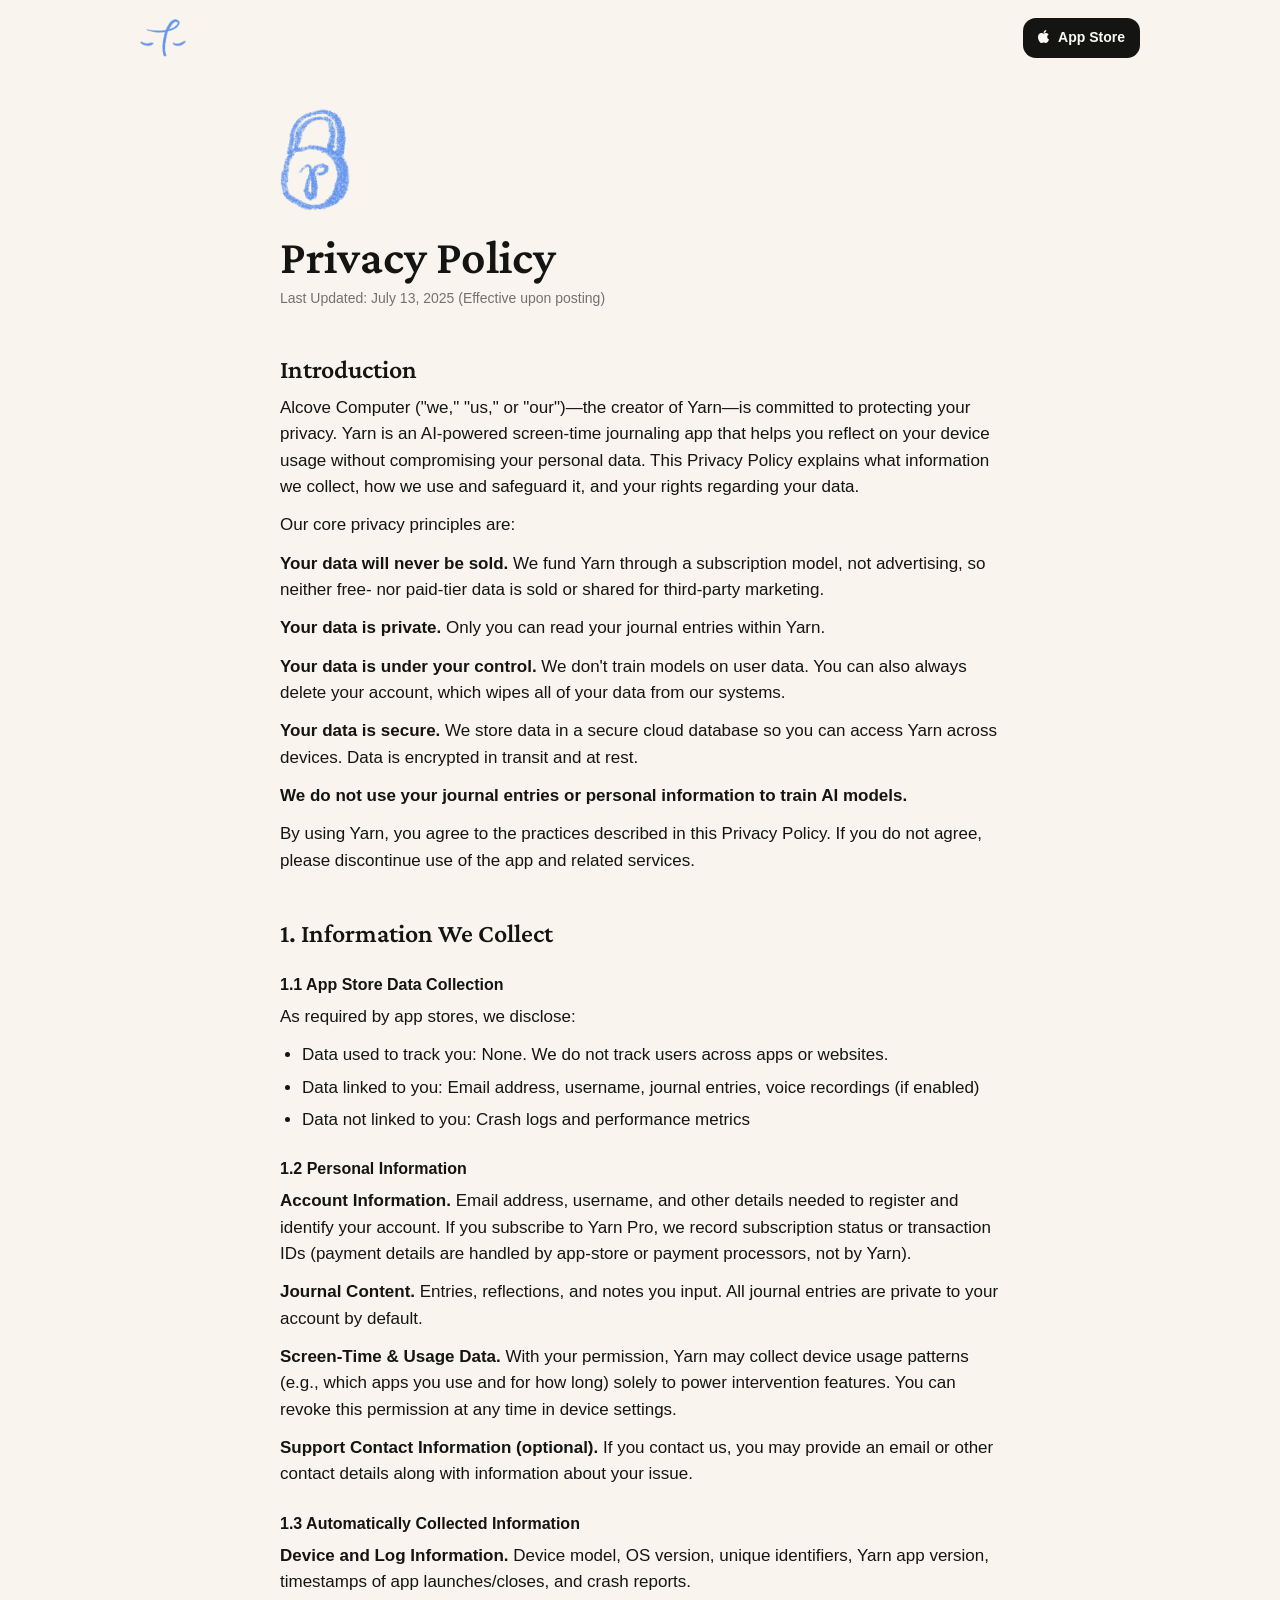
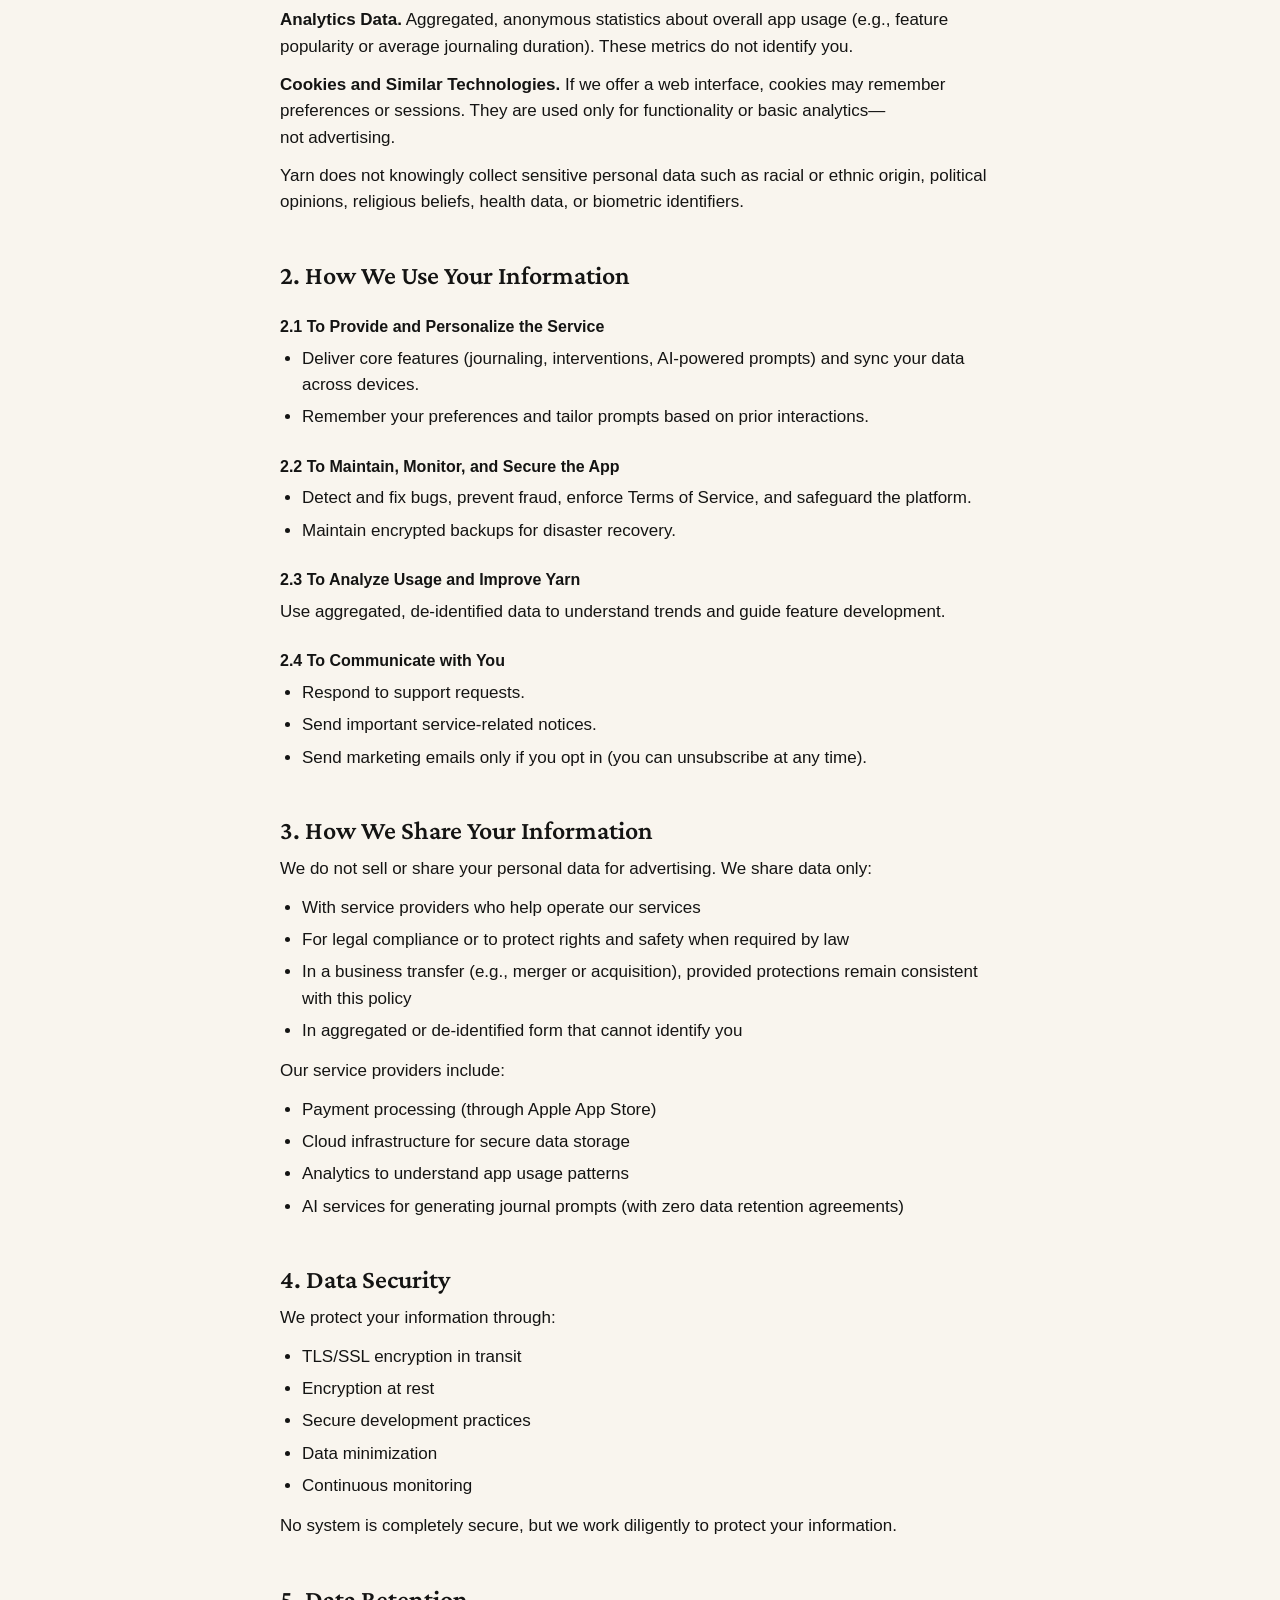
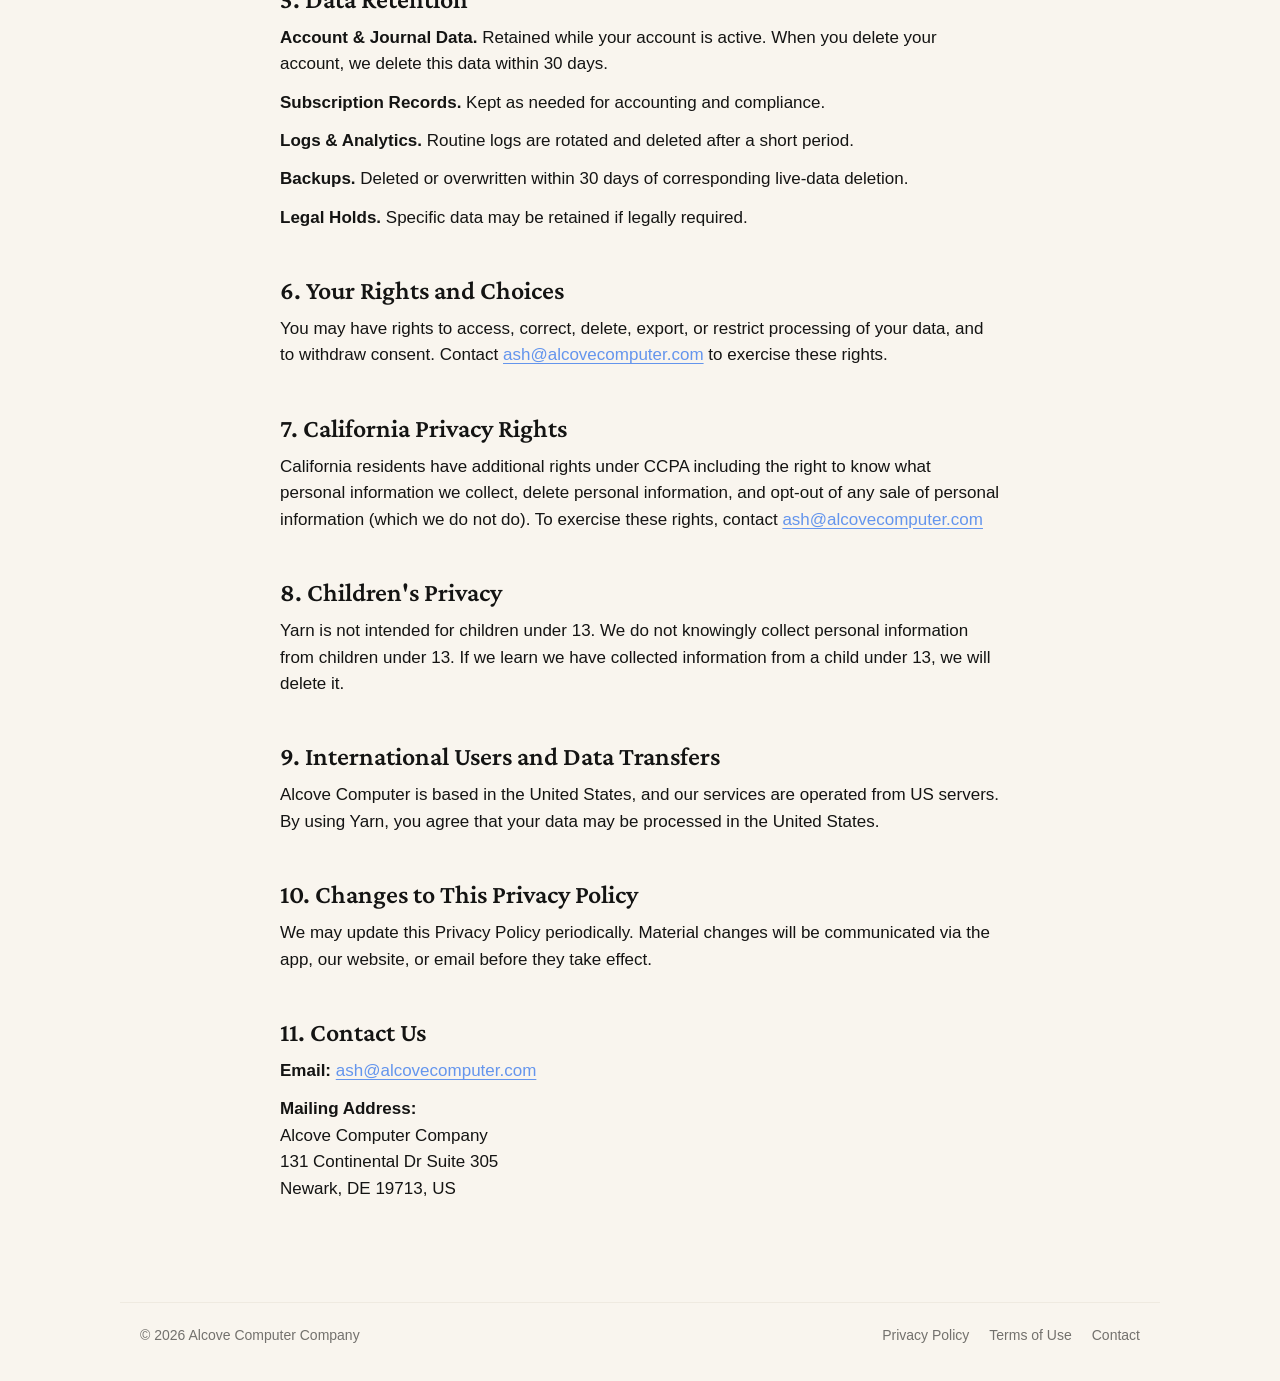
<file: privacy.html>
<!doctype html>
<html lang="en">
<title>Yarn Privacy Policy</title>
<meta charset="utf-8">
<meta name="viewport" content="width=device-width, initial-scale=1, viewport-fit=cover">
<meta name="claude:viewport-fit-sides" content="cover">
<meta name="description" content="How Yarn collects, uses and protects your data.">
<link rel="preconnect" href="https://fonts.googleapis.com">
<link rel="preconnect" href="https://fonts.gstatic.com" crossorigin>
<link rel="stylesheet" href="https://fonts.googleapis.com/css2?family=Crimson+Pro:ital,wght@0,400;0,500;0,600;1,400&display=swap">
<link rel="icon" type="image/png" href="/img/icon-32.png">
<link rel="apple-touch-icon" href="/img/icon-180.png">
<meta property="og:site_name" content="Yarn">
<meta property="og:title" content="Yarn Privacy Policy">
<meta property="og:description" content="How Yarn collects, uses and protects your data.">
<meta property="og:image" content="https://www.alcovecomputer.com/img/share-wide.png">
<meta property="og:image:width" content="1200">
<meta property="og:image:height" content="630">
<meta property="og:image:alt" content="The hand-drawn Yarn logo">
<meta property="og:video" content="https://www.alcovecomputer.com/img/share.mp4">
<meta property="og:video:secure_url" content="https://www.alcovecomputer.com/img/share.mp4">
<meta property="og:video:type" content="video/mp4">
<meta property="og:video:width" content="1200">
<meta property="og:video:height" content="630">
<meta property="og:url" content="https://www.alcovecomputer.com/privacy">
<link rel="canonical" href="https://www.alcovecomputer.com/privacy">
<meta name="twitter:card" content="summary_large_image">
<link rel="stylesheet" href="site.aebbaca5.css">

<!-- Wobble filters, four of each. Every frame a drawing moves to a different
     one at random: strokes shift a little on their own and the crayon grain
     changes, like the same drawing traced again. "fine" is for small drawings. -->
<svg width="0" height="0" style="position:fixed;left:-100px;top:-100px;width:0;height:0;overflow:hidden" aria-hidden="true" focusable="false">
  <filter id="boil0" x="-6%" y="-6%" width="112%" height="112%" color-interpolation-filters="sRGB"><feTurbulence type="fractalNoise" baseFrequency="0.028" numOctaves="1" seed="3" result="lo"/><feDisplacementMap in="SourceGraphic" in2="lo" scale="4.4" xChannelSelector="R" yChannelSelector="G" result="d1"/><feTurbulence type="fractalNoise" baseFrequency="0.09" numOctaves="1" seed="11" result="hi"/><feDisplacementMap in="d1" in2="hi" scale="1.2" xChannelSelector="G" yChannelSelector="B" result="d2"/><feTurbulence type="fractalNoise" baseFrequency="0.5" numOctaves="2" seed="5" result="gr"/><feColorMatrix in="gr" type="matrix" values="0 0 0 0 0  0 0 0 0 0  0 0 0 0 0  -1.3 0 0 0 1.62" result="g"/><feComposite in="d2" in2="g" operator="in"/></filter>
  <filter id="boil1" x="-6%" y="-6%" width="112%" height="112%" color-interpolation-filters="sRGB"><feTurbulence type="fractalNoise" baseFrequency="0.028" numOctaves="1" seed="17" result="lo"/><feDisplacementMap in="SourceGraphic" in2="lo" scale="4.4" xChannelSelector="R" yChannelSelector="G" result="d1"/><feTurbulence type="fractalNoise" baseFrequency="0.09" numOctaves="1" seed="29" result="hi"/><feDisplacementMap in="d1" in2="hi" scale="1.2" xChannelSelector="G" yChannelSelector="B" result="d2"/><feTurbulence type="fractalNoise" baseFrequency="0.5" numOctaves="2" seed="41" result="gr"/><feColorMatrix in="gr" type="matrix" values="0 0 0 0 0  0 0 0 0 0  0 0 0 0 0  -1.3 0 0 0 1.62" result="g"/><feComposite in="d2" in2="g" operator="in"/></filter>
  <filter id="boil2" x="-6%" y="-6%" width="112%" height="112%" color-interpolation-filters="sRGB"><feTurbulence type="fractalNoise" baseFrequency="0.028" numOctaves="1" seed="53" result="lo"/><feDisplacementMap in="SourceGraphic" in2="lo" scale="4.4" xChannelSelector="R" yChannelSelector="G" result="d1"/><feTurbulence type="fractalNoise" baseFrequency="0.09" numOctaves="1" seed="61" result="hi"/><feDisplacementMap in="d1" in2="hi" scale="1.2" xChannelSelector="G" yChannelSelector="B" result="d2"/><feTurbulence type="fractalNoise" baseFrequency="0.5" numOctaves="2" seed="7" result="gr"/><feColorMatrix in="gr" type="matrix" values="0 0 0 0 0  0 0 0 0 0  0 0 0 0 0  -1.3 0 0 0 1.62" result="g"/><feComposite in="d2" in2="g" operator="in"/></filter>
  <filter id="boil3" x="-6%" y="-6%" width="112%" height="112%" color-interpolation-filters="sRGB"><feTurbulence type="fractalNoise" baseFrequency="0.028" numOctaves="1" seed="71" result="lo"/><feDisplacementMap in="SourceGraphic" in2="lo" scale="4.4" xChannelSelector="R" yChannelSelector="G" result="d1"/><feTurbulence type="fractalNoise" baseFrequency="0.09" numOctaves="1" seed="83" result="hi"/><feDisplacementMap in="d1" in2="hi" scale="1.2" xChannelSelector="G" yChannelSelector="B" result="d2"/><feTurbulence type="fractalNoise" baseFrequency="0.5" numOctaves="2" seed="97" result="gr"/><feColorMatrix in="gr" type="matrix" values="0 0 0 0 0  0 0 0 0 0  0 0 0 0 0  -1.3 0 0 0 1.62" result="g"/><feComposite in="d2" in2="g" operator="in"/></filter>
  <filter id="fine0" x="-6%" y="-6%" width="112%" height="112%" color-interpolation-filters="sRGB"><feTurbulence type="fractalNoise" baseFrequency="0.05" numOctaves="1" seed="3" result="lo"/><feDisplacementMap in="SourceGraphic" in2="lo" scale="2.0" xChannelSelector="R" yChannelSelector="G" result="d1"/><feTurbulence type="fractalNoise" baseFrequency="0.16" numOctaves="1" seed="11" result="hi"/><feDisplacementMap in="d1" in2="hi" scale="0.7" xChannelSelector="G" yChannelSelector="B" result="d2"/><feTurbulence type="fractalNoise" baseFrequency="0.8" numOctaves="2" seed="5" result="gr"/><feColorMatrix in="gr" type="matrix" values="0 0 0 0 0  0 0 0 0 0  0 0 0 0 0  -1.3 0 0 0 1.62" result="g"/><feComposite in="d2" in2="g" operator="in"/></filter>
  <filter id="fine1" x="-6%" y="-6%" width="112%" height="112%" color-interpolation-filters="sRGB"><feTurbulence type="fractalNoise" baseFrequency="0.05" numOctaves="1" seed="17" result="lo"/><feDisplacementMap in="SourceGraphic" in2="lo" scale="2.0" xChannelSelector="R" yChannelSelector="G" result="d1"/><feTurbulence type="fractalNoise" baseFrequency="0.16" numOctaves="1" seed="29" result="hi"/><feDisplacementMap in="d1" in2="hi" scale="0.7" xChannelSelector="G" yChannelSelector="B" result="d2"/><feTurbulence type="fractalNoise" baseFrequency="0.8" numOctaves="2" seed="41" result="gr"/><feColorMatrix in="gr" type="matrix" values="0 0 0 0 0  0 0 0 0 0  0 0 0 0 0  -1.3 0 0 0 1.62" result="g"/><feComposite in="d2" in2="g" operator="in"/></filter>
  <filter id="fine2" x="-6%" y="-6%" width="112%" height="112%" color-interpolation-filters="sRGB"><feTurbulence type="fractalNoise" baseFrequency="0.05" numOctaves="1" seed="53" result="lo"/><feDisplacementMap in="SourceGraphic" in2="lo" scale="2.0" xChannelSelector="R" yChannelSelector="G" result="d1"/><feTurbulence type="fractalNoise" baseFrequency="0.16" numOctaves="1" seed="61" result="hi"/><feDisplacementMap in="d1" in2="hi" scale="0.7" xChannelSelector="G" yChannelSelector="B" result="d2"/><feTurbulence type="fractalNoise" baseFrequency="0.8" numOctaves="2" seed="7" result="gr"/><feColorMatrix in="gr" type="matrix" values="0 0 0 0 0  0 0 0 0 0  0 0 0 0 0  -1.3 0 0 0 1.62" result="g"/><feComposite in="d2" in2="g" operator="in"/></filter>
  <filter id="fine3" x="-6%" y="-6%" width="112%" height="112%" color-interpolation-filters="sRGB"><feTurbulence type="fractalNoise" baseFrequency="0.05" numOctaves="1" seed="71" result="lo"/><feDisplacementMap in="SourceGraphic" in2="lo" scale="2.0" xChannelSelector="R" yChannelSelector="G" result="d1"/><feTurbulence type="fractalNoise" baseFrequency="0.16" numOctaves="1" seed="83" result="hi"/><feDisplacementMap in="d1" in2="hi" scale="0.7" xChannelSelector="G" yChannelSelector="B" result="d2"/><feTurbulence type="fractalNoise" baseFrequency="0.8" numOctaves="2" seed="97" result="gr"/><feColorMatrix in="gr" type="matrix" values="0 0 0 0 0  0 0 0 0 0  0 0 0 0 0  -1.3 0 0 0 1.62" result="g"/><feComposite in="d2" in2="g" operator="in"/></filter>
</svg>

<header class="wrap top">
  <a class="brand" href="/" aria-label="Yarn home">
    <i class="fig blue" style="--ar:256/212"><i class="ink" style="--src:url(img/yarn-face.png)"></i></i>
  </a>
  <nav class="nav" aria-label="Main">
    <a class="store small" href="https://apps.apple.com/app/id6746372250" target="_blank" rel="noopener"><svg viewBox="0 0 384 512" aria-hidden="true"><path d="M318.7 268.7c-.2-36.7 16.4-64.4 50-84.8-18.8-26.9-47.2-41.7-84.7-44.6-35.5-2.8-74.3 20.7-88.5 20.7-15 0-49.4-19.7-76.4-19.7C63.3 141.2 4 184.8 4 273.5q0 39.3 14.4 81.2c12.8 36.7 59 126.7 107.2 125.2 25.2-.6 43-17.9 75.8-17.9 31.8 0 48.3 17.9 76.4 17.9 48.6-.7 90.4-82.5 102.6-119.3-65.2-30.7-61.7-90-61.7-91.9zm-56.6-164.2c27.3-32.4 24.8-61.9 24-72.5-24.1 1.4-52 16.4-67.9 34.9-17.5 19.8-27.8 44.3-25.6 71.9 26.1 2 49.9-11.4 69.5-34.3z"/></svg>App Store</a>
  </nav>
</header>

<main class="wrap legal">
<div class="legal-head"><i class="drawing blue boil" style="aspect-ratio:134/198" role="img" aria-label="A hand-drawn lock"><i class="ink" style="--src:url(img/lock.png)"></i></i><h1>Privacy Policy</h1><p class="updated">Last Updated: July 13, 2025 (Effective upon posting)</p></div><div><div><h2>Introduction</h2><p>Alcove Computer (&quot;we,&quot; &quot;us,&quot; or &quot;our&quot;)—the creator of Yarn—is committed to protecting your privacy. Yarn is an AI‑powered screen‑time journaling app that helps you reflect on your device usage without compromising your personal data. This Privacy Policy explains what information we collect, how we use and safeguard it, and your rights regarding your data.</p><p>Our core privacy principles are:</p><div><p><strong>Your data will never be sold.</strong> We fund Yarn through a subscription model, not advertising, so neither free‑ nor paid‑tier data is sold or shared for third‑party marketing.</p><p><strong>Your data is private.</strong> Only you can read your journal entries within Yarn.</p><p><strong>Your data is under your control.</strong> We don&#x27;t train models on user data. You can also always delete your account, which wipes all of your data from our systems.</p><p><strong>Your data is secure.</strong> We store data in a secure cloud database so you can access Yarn across devices. Data is encrypted in transit and at rest.</p><p><strong>We do not use your journal entries or personal information to train AI models.</strong></p></div><p>By using Yarn, you agree to the practices described in this Privacy Policy. If you do not agree, please discontinue use of the app and related services.</p></div><div><h2>1. Information We Collect</h2><div><div><h3>1.1 App Store Data Collection</h3><div><p>As required by app stores, we disclose:</p><ul><li>Data used to track you: None. We do not track users across apps or websites.</li><li>Data linked to you: Email address, username, journal entries, voice recordings (if enabled)</li><li>Data not linked to you: Crash logs and performance metrics</li></ul></div></div><div><h3>1.2 Personal Information</h3><div><p><strong>Account Information.</strong> Email address, username, and other details needed to register and identify your account. If you subscribe to Yarn Pro, we record subscription status or transaction IDs (payment details are handled by app‑store or payment processors, not by Yarn).</p><p><strong>Journal Content.</strong> Entries, reflections, and notes you input. All journal entries are private to your account by default.</p><p><strong>Screen‑Time &amp; Usage Data.</strong> With your permission, Yarn may collect device usage patterns (e.g., which apps you use and for how long) solely to power intervention features. You can revoke this permission at any time in device settings.</p><p><strong>Support Contact Information (optional).</strong> If you contact us, you may provide an email or other contact details along with information about your issue.</p></div></div><div><h3>1.3 Automatically Collected Information</h3><div><p><strong>Device and Log Information.</strong> Device model, OS version, unique identifiers, Yarn app version, timestamps of app launches/closes, and crash reports.</p><p><strong>Analytics Data.</strong> Aggregated, anonymous statistics about overall app usage (e.g., feature popularity or average journaling duration). These metrics do not identify you.</p><p><strong>Cookies and Similar Technologies.</strong> If we offer a web interface, cookies may remember preferences or sessions. They are used only for functionality or basic analytics—not advertising.</p></div><p>Yarn does not knowingly collect sensitive personal data such as racial or ethnic origin, political opinions, religious beliefs, health data, or biometric identifiers.</p></div></div></div><div><h2>2. How We Use Your Information</h2><div><div><h3>2.1 To Provide and Personalize the Service</h3><ul><li>Deliver core features (journaling, interventions, AI‑powered prompts) and sync your data across devices.</li><li>Remember your preferences and tailor prompts based on prior interactions.</li></ul></div><div><h3>2.2 To Maintain, Monitor, and Secure the App</h3><ul><li>Detect and fix bugs, prevent fraud, enforce Terms of Service, and safeguard the platform.</li><li>Maintain encrypted backups for disaster recovery.</li></ul></div><div><h3>2.3 To Analyze Usage and Improve Yarn</h3><p>Use aggregated, de‑identified data to understand trends and guide feature development.</p></div><div><h3>2.4 To Communicate with You</h3><ul><li>Respond to support requests.</li><li>Send important service‑related notices.</li><li>Send marketing emails only if you opt in (you can unsubscribe at any time).</li></ul></div></div></div><div><h2>3. How We Share Your Information</h2><p>We do not sell or share your personal data for advertising. We share data only:</p><ul><li>With service providers who help operate our services</li><li>For legal compliance or to protect rights and safety when required by law</li><li>In a business transfer (e.g., merger or acquisition), provided protections remain consistent with this policy</li><li>In aggregated or de‑identified form that cannot identify you</li></ul><p>Our service providers include:</p><ul><li>Payment processing (through Apple App Store)</li><li>Cloud infrastructure for secure data storage</li><li>Analytics to understand app usage patterns</li><li>AI services for generating journal prompts (with zero data retention agreements)</li></ul></div><div><h2>4. Data Security</h2><p>We protect your information through:</p><ul><li>TLS/SSL encryption in transit</li><li>Encryption at rest</li><li>Secure development practices</li><li>Data minimization</li><li>Continuous monitoring</li></ul><p>No system is completely secure, but we work diligently to protect your information.</p></div><div><h2>5. Data Retention</h2><div><p><strong>Account &amp; Journal Data.</strong> Retained while your account is active. When you delete your account, we delete this data within 30 days.</p><p><strong>Subscription Records.</strong> Kept as needed for accounting and compliance.</p><p><strong>Logs &amp; Analytics.</strong> Routine logs are rotated and deleted after a short period.</p><p><strong>Backups.</strong> Deleted or overwritten within 30 days of corresponding live‑data deletion.</p><p><strong>Legal Holds.</strong> Specific data may be retained if legally required.</p></div></div><div><h2>6. Your Rights and Choices</h2><p>You may have rights to access, correct, delete, export, or restrict processing of your data, and to withdraw consent. Contact <a href="mailto:ash@alcovecomputer.com">ash@alcovecomputer.com</a> to exercise these rights.</p></div><div><h2>7. California Privacy Rights</h2><p>California residents have additional rights under CCPA including the right to know what personal information we collect, delete personal information, and opt-out of any sale of personal information (which we do not do). To exercise these rights, contact <a href="mailto:ash@alcovecomputer.com">ash@alcovecomputer.com</a></p></div><div><h2>8. Children&#x27;s Privacy</h2><p>Yarn is not intended for children under 13. We do not knowingly collect personal information from children under 13. If we learn we have collected information from a child under 13, we will delete it.</p></div><div><h2>9. International Users and Data Transfers</h2><p>Alcove Computer is based in the United States, and our services are operated from US servers. By using Yarn, you agree that your data may be processed in the United States.</p></div><div><h2>10. Changes to This Privacy Policy</h2><p>We may update this Privacy Policy periodically. Material changes will be communicated via the app, our website, or email before they take effect.</p></div><div><h2>11. Contact Us</h2><div><p><strong>Email:</strong> <a href="mailto:ash@alcovecomputer.com">ash@alcovecomputer.com</a></p><p><strong>Mailing Address:</strong><br>Alcove Computer Company<br>131 Continental Dr Suite 305<br>Newark, DE 19713, US</p>

</main>

<footer class="wrap foot">
  <span>&copy; 2026 Alcove Computer Company</span>
  <nav aria-label="Footer">
    <a href="/privacy">Privacy Policy</a>
    <a href="/terms">Terms of Use</a>
    <a href="/contact">Contact</a>
  </nav>
</footer>

<script src="site.af30b693.js"></script>
</file>
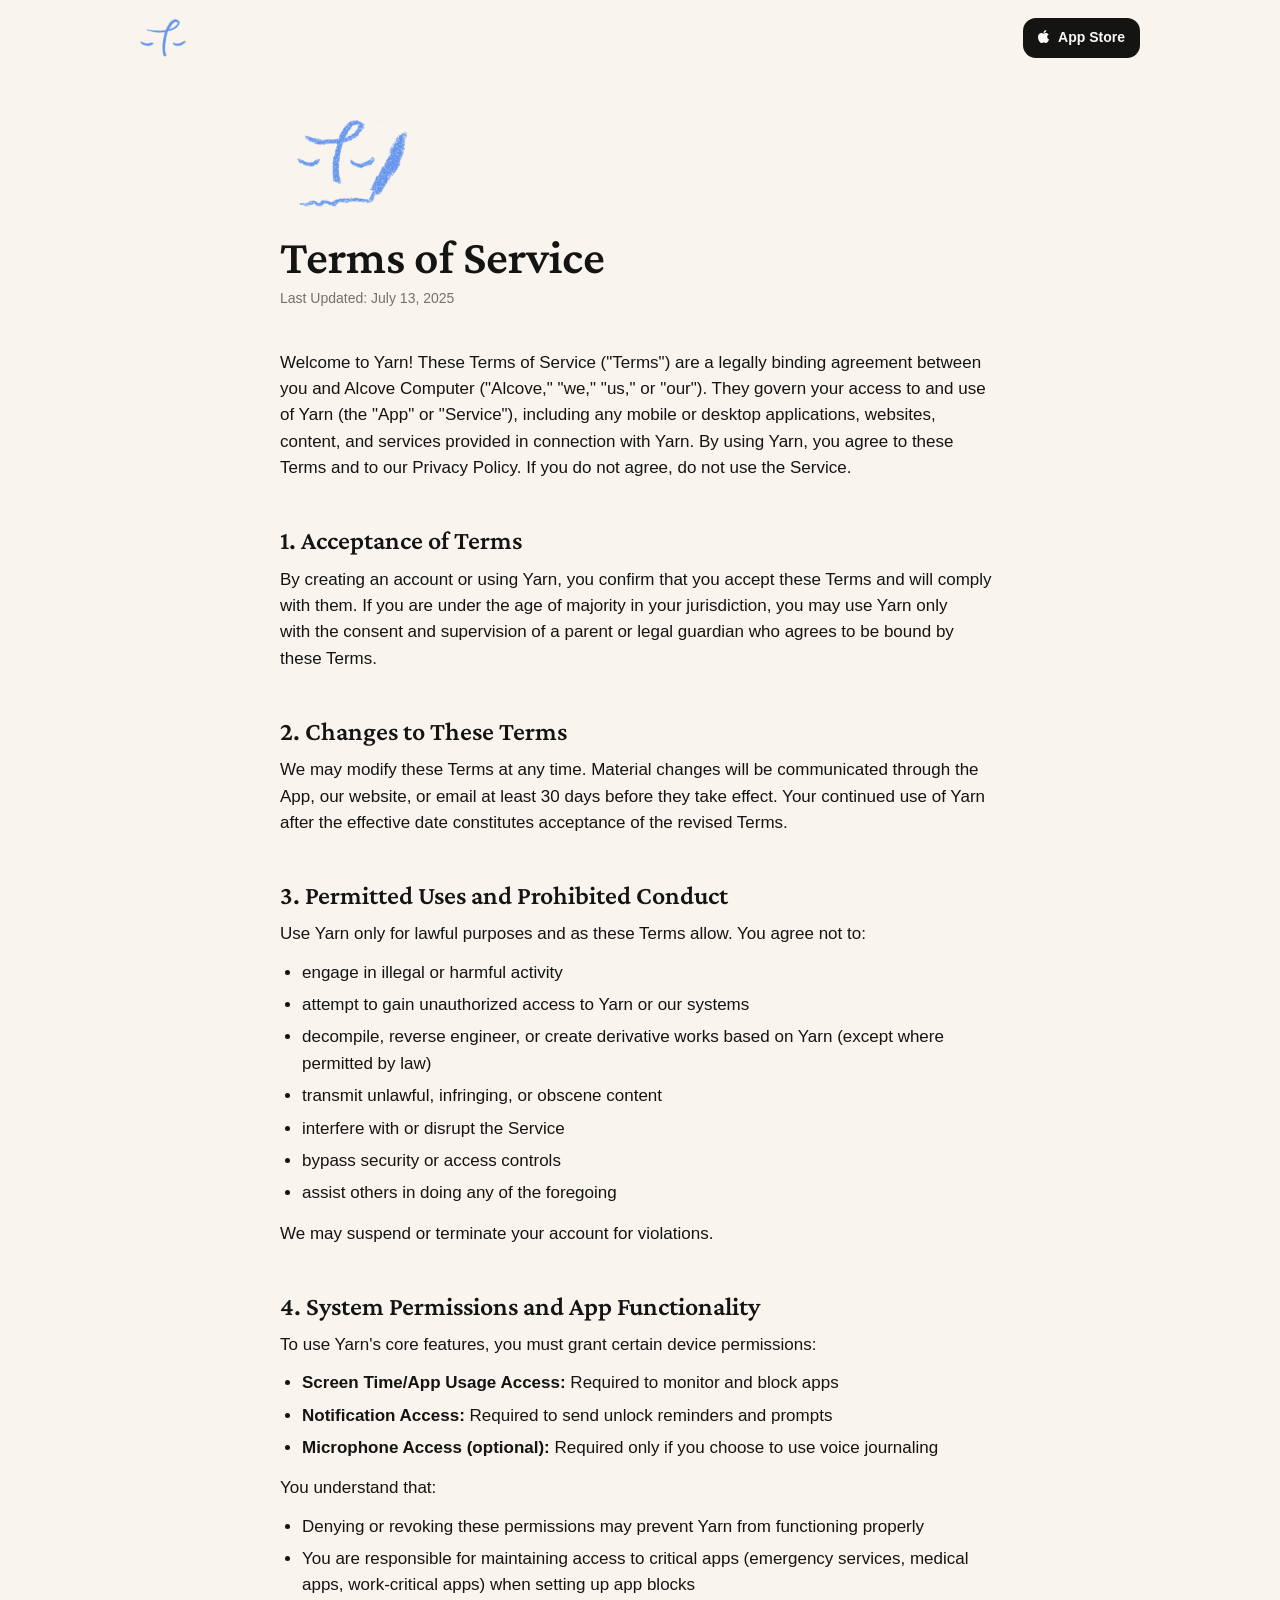
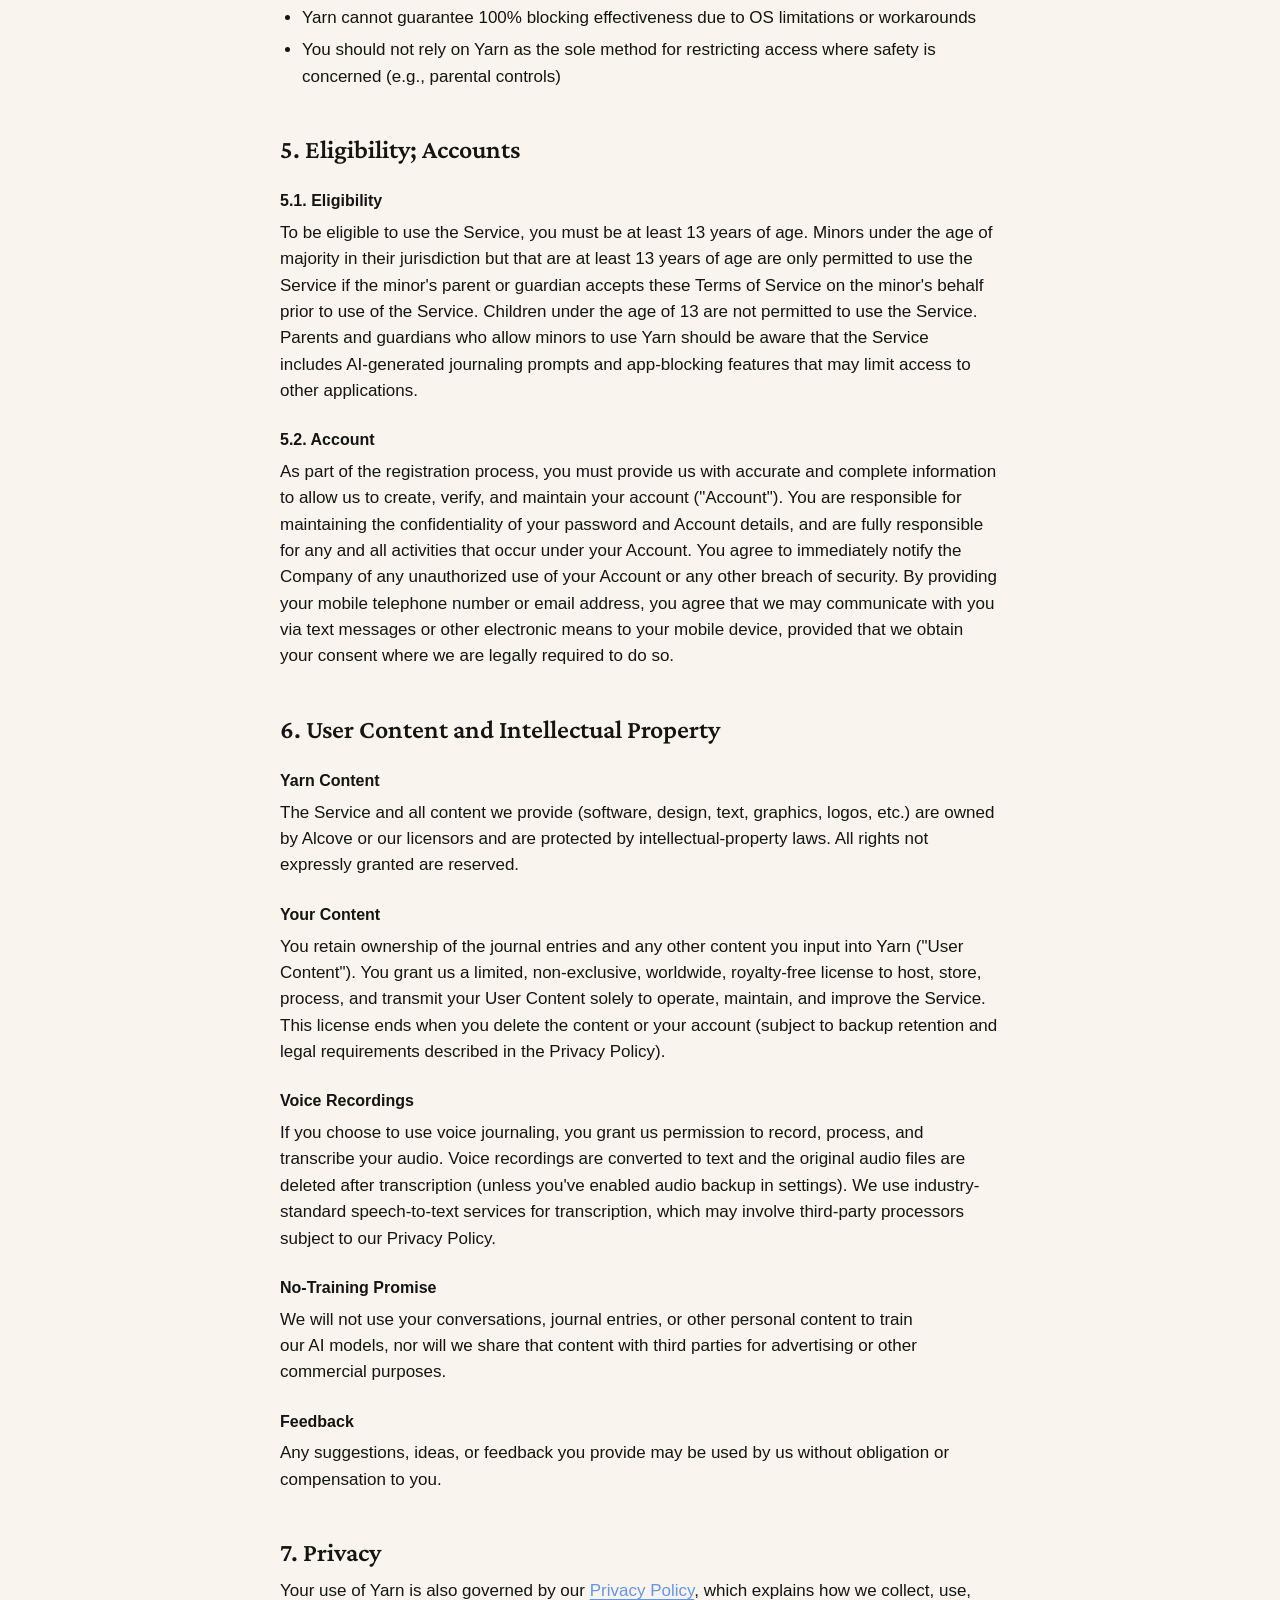
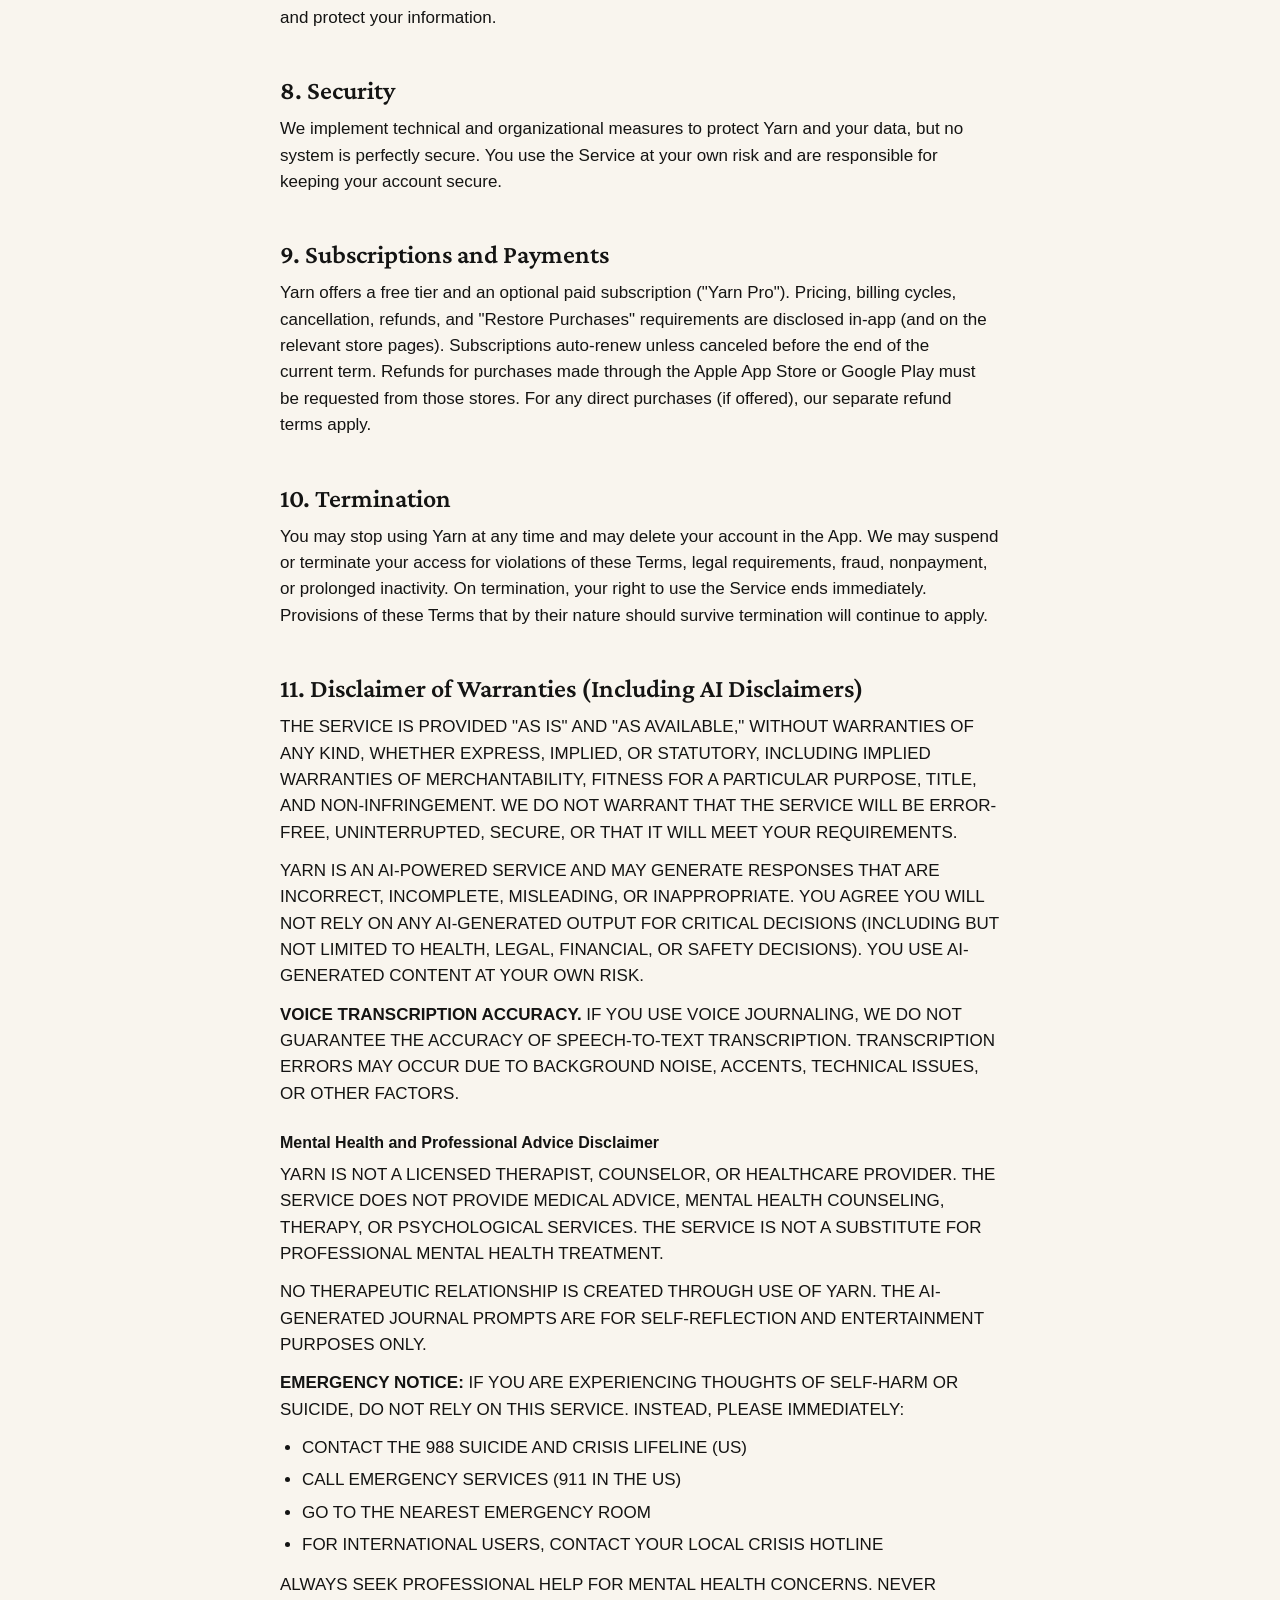
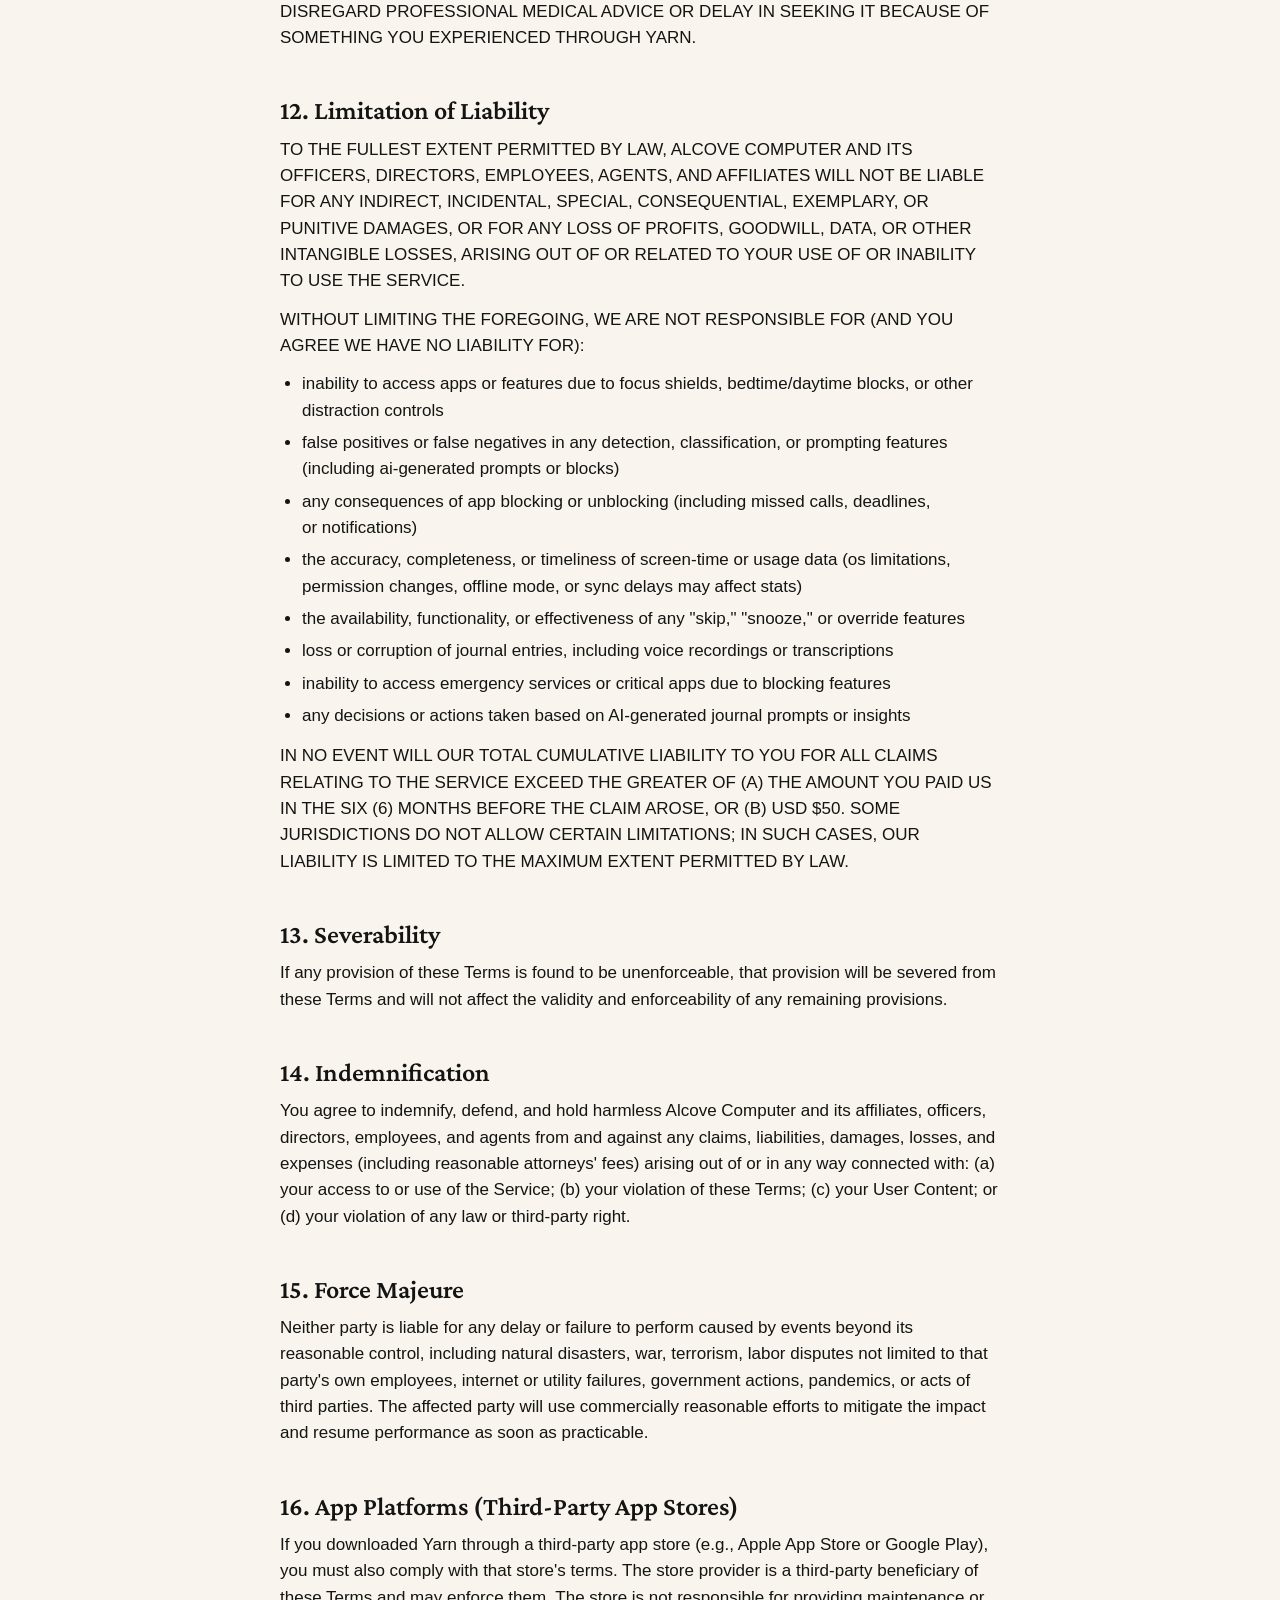
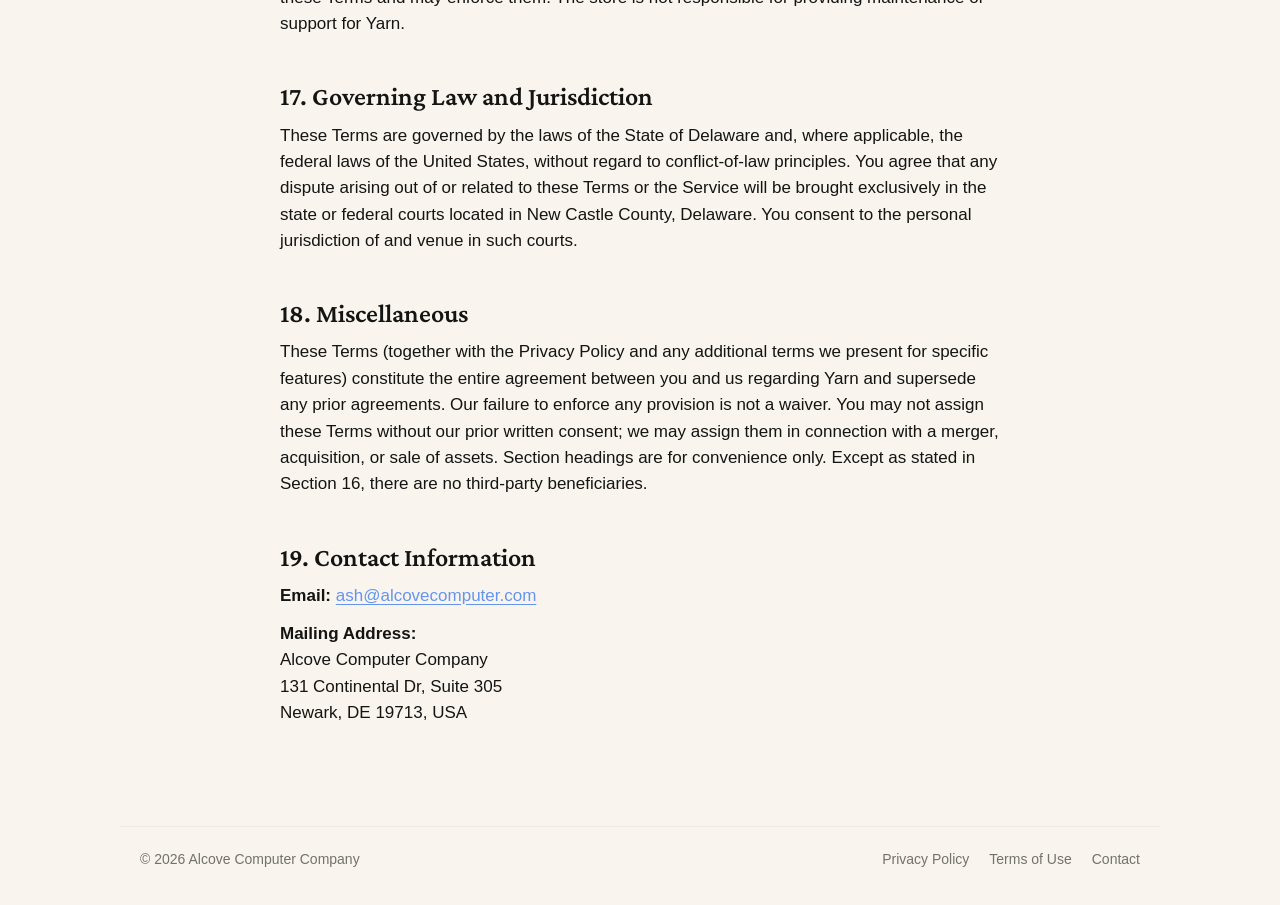
<file: terms.html>
<!doctype html>
<html lang="en">
<title>Yarn Terms of Service</title>
<meta charset="utf-8">
<meta name="viewport" content="width=device-width, initial-scale=1, viewport-fit=cover">
<meta name="claude:viewport-fit-sides" content="cover">
<meta name="description" content="The terms of service for Yarn, the journal to unlock screen time app.">
<link rel="preconnect" href="https://fonts.googleapis.com">
<link rel="preconnect" href="https://fonts.gstatic.com" crossorigin>
<link rel="stylesheet" href="https://fonts.googleapis.com/css2?family=Crimson+Pro:ital,wght@0,400;0,500;0,600;1,400&display=swap">
<link rel="icon" type="image/png" href="/img/icon-32.png">
<link rel="apple-touch-icon" href="/img/icon-180.png">
<meta property="og:site_name" content="Yarn">
<meta property="og:title" content="Yarn Terms of Service">
<meta property="og:description" content="The terms of service for Yarn, the journal to unlock screen time app.">
<meta property="og:image" content="https://www.alcovecomputer.com/img/share-wide.png">
<meta property="og:image:width" content="1200">
<meta property="og:image:height" content="630">
<meta property="og:image:alt" content="The hand-drawn Yarn logo">
<meta property="og:video" content="https://www.alcovecomputer.com/img/share.mp4">
<meta property="og:video:secure_url" content="https://www.alcovecomputer.com/img/share.mp4">
<meta property="og:video:type" content="video/mp4">
<meta property="og:video:width" content="1200">
<meta property="og:video:height" content="630">
<meta property="og:url" content="https://www.alcovecomputer.com/terms">
<link rel="canonical" href="https://www.alcovecomputer.com/terms">
<meta name="twitter:card" content="summary_large_image">
<link rel="stylesheet" href="site.aebbaca5.css">

<!-- Wobble filters, four of each. Every frame a drawing moves to a different
     one at random: strokes shift a little on their own and the crayon grain
     changes, like the same drawing traced again. "fine" is for small drawings. -->
<svg width="0" height="0" style="position:fixed;left:-100px;top:-100px;width:0;height:0;overflow:hidden" aria-hidden="true" focusable="false">
  <filter id="boil0" x="-6%" y="-6%" width="112%" height="112%" color-interpolation-filters="sRGB"><feTurbulence type="fractalNoise" baseFrequency="0.028" numOctaves="1" seed="3" result="lo"/><feDisplacementMap in="SourceGraphic" in2="lo" scale="4.4" xChannelSelector="R" yChannelSelector="G" result="d1"/><feTurbulence type="fractalNoise" baseFrequency="0.09" numOctaves="1" seed="11" result="hi"/><feDisplacementMap in="d1" in2="hi" scale="1.2" xChannelSelector="G" yChannelSelector="B" result="d2"/><feTurbulence type="fractalNoise" baseFrequency="0.5" numOctaves="2" seed="5" result="gr"/><feColorMatrix in="gr" type="matrix" values="0 0 0 0 0  0 0 0 0 0  0 0 0 0 0  -1.3 0 0 0 1.62" result="g"/><feComposite in="d2" in2="g" operator="in"/></filter>
  <filter id="boil1" x="-6%" y="-6%" width="112%" height="112%" color-interpolation-filters="sRGB"><feTurbulence type="fractalNoise" baseFrequency="0.028" numOctaves="1" seed="17" result="lo"/><feDisplacementMap in="SourceGraphic" in2="lo" scale="4.4" xChannelSelector="R" yChannelSelector="G" result="d1"/><feTurbulence type="fractalNoise" baseFrequency="0.09" numOctaves="1" seed="29" result="hi"/><feDisplacementMap in="d1" in2="hi" scale="1.2" xChannelSelector="G" yChannelSelector="B" result="d2"/><feTurbulence type="fractalNoise" baseFrequency="0.5" numOctaves="2" seed="41" result="gr"/><feColorMatrix in="gr" type="matrix" values="0 0 0 0 0  0 0 0 0 0  0 0 0 0 0  -1.3 0 0 0 1.62" result="g"/><feComposite in="d2" in2="g" operator="in"/></filter>
  <filter id="boil2" x="-6%" y="-6%" width="112%" height="112%" color-interpolation-filters="sRGB"><feTurbulence type="fractalNoise" baseFrequency="0.028" numOctaves="1" seed="53" result="lo"/><feDisplacementMap in="SourceGraphic" in2="lo" scale="4.4" xChannelSelector="R" yChannelSelector="G" result="d1"/><feTurbulence type="fractalNoise" baseFrequency="0.09" numOctaves="1" seed="61" result="hi"/><feDisplacementMap in="d1" in2="hi" scale="1.2" xChannelSelector="G" yChannelSelector="B" result="d2"/><feTurbulence type="fractalNoise" baseFrequency="0.5" numOctaves="2" seed="7" result="gr"/><feColorMatrix in="gr" type="matrix" values="0 0 0 0 0  0 0 0 0 0  0 0 0 0 0  -1.3 0 0 0 1.62" result="g"/><feComposite in="d2" in2="g" operator="in"/></filter>
  <filter id="boil3" x="-6%" y="-6%" width="112%" height="112%" color-interpolation-filters="sRGB"><feTurbulence type="fractalNoise" baseFrequency="0.028" numOctaves="1" seed="71" result="lo"/><feDisplacementMap in="SourceGraphic" in2="lo" scale="4.4" xChannelSelector="R" yChannelSelector="G" result="d1"/><feTurbulence type="fractalNoise" baseFrequency="0.09" numOctaves="1" seed="83" result="hi"/><feDisplacementMap in="d1" in2="hi" scale="1.2" xChannelSelector="G" yChannelSelector="B" result="d2"/><feTurbulence type="fractalNoise" baseFrequency="0.5" numOctaves="2" seed="97" result="gr"/><feColorMatrix in="gr" type="matrix" values="0 0 0 0 0  0 0 0 0 0  0 0 0 0 0  -1.3 0 0 0 1.62" result="g"/><feComposite in="d2" in2="g" operator="in"/></filter>
  <filter id="fine0" x="-6%" y="-6%" width="112%" height="112%" color-interpolation-filters="sRGB"><feTurbulence type="fractalNoise" baseFrequency="0.05" numOctaves="1" seed="3" result="lo"/><feDisplacementMap in="SourceGraphic" in2="lo" scale="2.0" xChannelSelector="R" yChannelSelector="G" result="d1"/><feTurbulence type="fractalNoise" baseFrequency="0.16" numOctaves="1" seed="11" result="hi"/><feDisplacementMap in="d1" in2="hi" scale="0.7" xChannelSelector="G" yChannelSelector="B" result="d2"/><feTurbulence type="fractalNoise" baseFrequency="0.8" numOctaves="2" seed="5" result="gr"/><feColorMatrix in="gr" type="matrix" values="0 0 0 0 0  0 0 0 0 0  0 0 0 0 0  -1.3 0 0 0 1.62" result="g"/><feComposite in="d2" in2="g" operator="in"/></filter>
  <filter id="fine1" x="-6%" y="-6%" width="112%" height="112%" color-interpolation-filters="sRGB"><feTurbulence type="fractalNoise" baseFrequency="0.05" numOctaves="1" seed="17" result="lo"/><feDisplacementMap in="SourceGraphic" in2="lo" scale="2.0" xChannelSelector="R" yChannelSelector="G" result="d1"/><feTurbulence type="fractalNoise" baseFrequency="0.16" numOctaves="1" seed="29" result="hi"/><feDisplacementMap in="d1" in2="hi" scale="0.7" xChannelSelector="G" yChannelSelector="B" result="d2"/><feTurbulence type="fractalNoise" baseFrequency="0.8" numOctaves="2" seed="41" result="gr"/><feColorMatrix in="gr" type="matrix" values="0 0 0 0 0  0 0 0 0 0  0 0 0 0 0  -1.3 0 0 0 1.62" result="g"/><feComposite in="d2" in2="g" operator="in"/></filter>
  <filter id="fine2" x="-6%" y="-6%" width="112%" height="112%" color-interpolation-filters="sRGB"><feTurbulence type="fractalNoise" baseFrequency="0.05" numOctaves="1" seed="53" result="lo"/><feDisplacementMap in="SourceGraphic" in2="lo" scale="2.0" xChannelSelector="R" yChannelSelector="G" result="d1"/><feTurbulence type="fractalNoise" baseFrequency="0.16" numOctaves="1" seed="61" result="hi"/><feDisplacementMap in="d1" in2="hi" scale="0.7" xChannelSelector="G" yChannelSelector="B" result="d2"/><feTurbulence type="fractalNoise" baseFrequency="0.8" numOctaves="2" seed="7" result="gr"/><feColorMatrix in="gr" type="matrix" values="0 0 0 0 0  0 0 0 0 0  0 0 0 0 0  -1.3 0 0 0 1.62" result="g"/><feComposite in="d2" in2="g" operator="in"/></filter>
  <filter id="fine3" x="-6%" y="-6%" width="112%" height="112%" color-interpolation-filters="sRGB"><feTurbulence type="fractalNoise" baseFrequency="0.05" numOctaves="1" seed="71" result="lo"/><feDisplacementMap in="SourceGraphic" in2="lo" scale="2.0" xChannelSelector="R" yChannelSelector="G" result="d1"/><feTurbulence type="fractalNoise" baseFrequency="0.16" numOctaves="1" seed="83" result="hi"/><feDisplacementMap in="d1" in2="hi" scale="0.7" xChannelSelector="G" yChannelSelector="B" result="d2"/><feTurbulence type="fractalNoise" baseFrequency="0.8" numOctaves="2" seed="97" result="gr"/><feColorMatrix in="gr" type="matrix" values="0 0 0 0 0  0 0 0 0 0  0 0 0 0 0  -1.3 0 0 0 1.62" result="g"/><feComposite in="d2" in2="g" operator="in"/></filter>
</svg>

<header class="wrap top">
  <a class="brand" href="/" aria-label="Yarn home">
    <i class="fig blue" style="--ar:256/212"><i class="ink" style="--src:url(img/yarn-face.png)"></i></i>
  </a>
  <nav class="nav" aria-label="Main">
    <a class="store small" href="https://apps.apple.com/app/id6746372250" target="_blank" rel="noopener"><svg viewBox="0 0 384 512" aria-hidden="true"><path d="M318.7 268.7c-.2-36.7 16.4-64.4 50-84.8-18.8-26.9-47.2-41.7-84.7-44.6-35.5-2.8-74.3 20.7-88.5 20.7-15 0-49.4-19.7-76.4-19.7C63.3 141.2 4 184.8 4 273.5q0 39.3 14.4 81.2c12.8 36.7 59 126.7 107.2 125.2 25.2-.6 43-17.9 75.8-17.9 31.8 0 48.3 17.9 76.4 17.9 48.6-.7 90.4-82.5 102.6-119.3-65.2-30.7-61.7-90-61.7-91.9zm-56.6-164.2c27.3-32.4 24.8-61.9 24-72.5-24.1 1.4-52 16.4-67.9 34.9-17.5 19.8-27.8 44.3-25.6 71.9 26.1 2 49.9-11.4 69.5-34.3z"/></svg>App Store</a>
  </nav>
</header>

<main class="wrap legal">
<div class="legal-head"><i class="drawing blue boil" style="aspect-ratio:484/369" role="img" aria-label="Yarn writing in a journal"><i class="ink" style="--src:url(img/yarn-journal.png)"></i></i><h1>Terms of Service</h1><p class="updated">Last Updated: July 13, 2025</p></div><div><p>Welcome to Yarn! These Terms of Service (&quot;Terms&quot;) are a legally binding agreement between you and Alcove Computer (&quot;Alcove,&quot; &quot;we,&quot; &quot;us,&quot; or &quot;our&quot;). They govern your access to and use of Yarn (the &quot;App&quot; or &quot;Service&quot;), including any mobile or desktop applications, websites, content, and services provided in connection with Yarn. By using Yarn, you agree to these Terms and to our Privacy Policy. If you do not agree, do not use the Service.</p><div><h2>1. Acceptance of Terms</h2><p>By creating an account or using Yarn, you confirm that you accept these Terms and will comply with them. If you are under the age of majority in your jurisdiction, you may use Yarn only with the consent and supervision of a parent or legal guardian who agrees to be bound by these Terms.</p></div><div><h2>2. Changes to These Terms</h2><p>We may modify these Terms at any time. Material changes will be communicated through the App, our website, or email at least 30 days before they take effect. Your continued use of Yarn after the effective date constitutes acceptance of the revised Terms.</p></div><div><h2>3. Permitted Uses and Prohibited Conduct</h2><p>Use Yarn only for lawful purposes and as these Terms allow. You agree not to:</p><ul><li>engage in illegal or harmful activity</li><li>attempt to gain unauthorized access to Yarn or our systems</li><li>decompile, reverse engineer, or create derivative works based on Yarn (except where permitted by law)</li><li>transmit unlawful, infringing, or obscene content</li><li>interfere with or disrupt the Service</li><li>bypass security or access controls</li><li>assist others in doing any of the foregoing</li></ul><p>We may suspend or terminate your account for violations.</p></div><div><h2>4. System Permissions and App Functionality</h2><p>To use Yarn&#x27;s core features, you must grant certain device permissions:</p><ul><li><strong>Screen Time/App Usage Access:</strong> Required to monitor and block apps</li><li><strong>Notification Access:</strong> Required to send unlock reminders and prompts</li><li><strong>Microphone Access (optional):</strong> Required only if you choose to use voice journaling</li></ul><p>You understand that:</p><ul><li>Denying or revoking these permissions may prevent Yarn from functioning properly</li><li>You are responsible for maintaining access to critical apps (emergency services, medical apps, work-critical apps) when setting up app blocks</li><li>Yarn cannot guarantee 100% blocking effectiveness due to OS limitations or workarounds</li><li>You should not rely on Yarn as the sole method for restricting access where safety is concerned (e.g., parental controls)</li></ul></div><div><h2>5. Eligibility; Accounts</h2><div><div><h3>5.1. Eligibility</h3><p>To be eligible to use the Service, you must be at least 13 years of age. Minors under the age of majority in their jurisdiction but that are at least 13 years of age are only permitted to use the Service if the minor&#x27;s parent or guardian accepts these Terms of Service on the minor&#x27;s behalf prior to use of the Service. Children under the age of 13 are not permitted to use the Service. Parents and guardians who allow minors to use Yarn should be aware that the Service includes AI-generated journaling prompts and app-blocking features that may limit access to other applications.</p></div><div><h3>5.2. Account</h3><p>As part of the registration process, you must provide us with accurate and complete information to allow us to create, verify, and maintain your account (&quot;Account&quot;). You are responsible for maintaining the confidentiality of your password and Account details, and are fully responsible for any and all activities that occur under your Account. You agree to immediately notify the Company of any unauthorized use of your Account or any other breach of security. By providing your mobile telephone number or email address, you agree that we may communicate with you via text messages or other electronic means to your mobile device, provided that we obtain your consent where we are legally required to do so.</p></div></div></div><div><h2>6. User Content and Intellectual Property</h2><div><div><h3>Yarn Content</h3><p>The Service and all content we provide (software, design, text, graphics, logos, etc.) are owned by Alcove or our licensors and are protected by intellectual-property laws. All rights not expressly granted are reserved.</p></div><div><h3>Your Content</h3><p>You retain ownership of the journal entries and any other content you input into Yarn (&quot;User Content&quot;). You grant us a limited, non-exclusive, worldwide, royalty-free license to host, store, process, and transmit your User Content solely to operate, maintain, and improve the Service. This license ends when you delete the content or your account (subject to backup retention and legal requirements described in the Privacy Policy).</p></div><div><h3>Voice Recordings</h3><p>If you choose to use voice journaling, you grant us permission to record, process, and transcribe your audio. Voice recordings are converted to text and the original audio files are deleted after transcription (unless you&#x27;ve enabled audio backup in settings). We use industry-standard speech-to-text services for transcription, which may involve third-party processors subject to our Privacy Policy.</p></div><div><h3>No-Training Promise</h3><p>We will not use your conversations, journal entries, or other personal content to train our AI models, nor will we share that content with third parties for advertising or other commercial purposes.</p></div><div><h3>Feedback</h3><p>Any suggestions, ideas, or feedback you provide may be used by us without obligation or compensation to you.</p></div></div></div><div><h2>7. Privacy</h2><p>Your use of Yarn is also governed by our <a href="/privacy">Privacy Policy</a>, which explains how we collect, use, and protect your information.</p></div><div><h2>8. Security</h2><p>We implement technical and organizational measures to protect Yarn and your data, but no system is perfectly secure. You use the Service at your own risk and are responsible for keeping your account secure.</p></div><div><h2>9. Subscriptions and Payments</h2><p>Yarn offers a free tier and an optional paid subscription (&quot;Yarn Pro&quot;). Pricing, billing cycles, cancellation, refunds, and &quot;Restore Purchases&quot; requirements are disclosed in-app (and on the relevant store pages). Subscriptions auto-renew unless canceled before the end of the current term. Refunds for purchases made through the Apple App Store or Google Play must be requested from those stores. For any direct purchases (if offered), our separate refund terms apply.</p></div><div><h2>10. Termination</h2><p>You may stop using Yarn at any time and may delete your account in the App. We may suspend or terminate your access for violations of these Terms, legal requirements, fraud, nonpayment, or prolonged inactivity. On termination, your right to use the Service ends immediately. Provisions of these Terms that by their nature should survive termination will continue to apply.</p></div><div><h2>11. Disclaimer of Warranties (Including AI Disclaimers)</h2><p>THE SERVICE IS PROVIDED &quot;AS IS&quot; AND &quot;AS AVAILABLE,&quot; WITHOUT WARRANTIES OF ANY KIND, WHETHER EXPRESS, IMPLIED, OR STATUTORY, INCLUDING IMPLIED WARRANTIES OF MERCHANTABILITY, FITNESS FOR A PARTICULAR PURPOSE, TITLE, AND NON-INFRINGEMENT. WE DO NOT WARRANT THAT THE SERVICE WILL BE ERROR-FREE, UNINTERRUPTED, SECURE, OR THAT IT WILL MEET YOUR REQUIREMENTS.</p><p>YARN IS AN AI-POWERED SERVICE AND MAY GENERATE RESPONSES THAT ARE INCORRECT, INCOMPLETE, MISLEADING, OR INAPPROPRIATE. YOU AGREE YOU WILL NOT RELY ON ANY AI-GENERATED OUTPUT FOR CRITICAL DECISIONS (INCLUDING BUT NOT LIMITED TO HEALTH, LEGAL, FINANCIAL, OR SAFETY DECISIONS). YOU USE AI-GENERATED CONTENT AT YOUR OWN RISK.</p><p><strong>VOICE TRANSCRIPTION ACCURACY.</strong> IF YOU USE VOICE JOURNALING, WE DO NOT GUARANTEE THE ACCURACY OF SPEECH-TO-TEXT TRANSCRIPTION. TRANSCRIPTION ERRORS MAY OCCUR DUE TO BACKGROUND NOISE, ACCENTS, TECHNICAL ISSUES, OR OTHER FACTORS.</p><div><h3>Mental Health and Professional Advice Disclaimer</h3><p>YARN IS NOT A LICENSED THERAPIST, COUNSELOR, OR HEALTHCARE PROVIDER. THE SERVICE DOES NOT PROVIDE MEDICAL ADVICE, MENTAL HEALTH COUNSELING, THERAPY, OR PSYCHOLOGICAL SERVICES. THE SERVICE IS NOT A SUBSTITUTE FOR PROFESSIONAL MENTAL HEALTH TREATMENT.</p><p>NO THERAPEUTIC RELATIONSHIP IS CREATED THROUGH USE OF YARN. THE AI-GENERATED JOURNAL PROMPTS ARE FOR SELF-REFLECTION AND ENTERTAINMENT PURPOSES ONLY.</p><p><strong>EMERGENCY NOTICE:</strong> IF YOU ARE EXPERIENCING THOUGHTS OF SELF-HARM OR SUICIDE, DO NOT RELY ON THIS SERVICE. INSTEAD, PLEASE IMMEDIATELY:</p><ul><li>CONTACT THE 988 SUICIDE AND CRISIS LIFELINE (US)</li><li>CALL EMERGENCY SERVICES (911 IN THE US)</li><li>GO TO THE NEAREST EMERGENCY ROOM</li><li>FOR INTERNATIONAL USERS, CONTACT YOUR LOCAL CRISIS HOTLINE</li></ul><p>ALWAYS SEEK PROFESSIONAL HELP FOR MENTAL HEALTH CONCERNS. NEVER DISREGARD PROFESSIONAL MEDICAL ADVICE OR DELAY IN SEEKING IT BECAUSE OF SOMETHING YOU EXPERIENCED THROUGH YARN.</p></div></div><div><h2>12. Limitation of Liability</h2><p>TO THE FULLEST EXTENT PERMITTED BY LAW, ALCOVE COMPUTER AND ITS OFFICERS, DIRECTORS, EMPLOYEES, AGENTS, AND AFFILIATES WILL NOT BE LIABLE FOR ANY INDIRECT, INCIDENTAL, SPECIAL, CONSEQUENTIAL, EXEMPLARY, OR PUNITIVE DAMAGES, OR FOR ANY LOSS OF PROFITS, GOODWILL, DATA, OR OTHER INTANGIBLE LOSSES, ARISING OUT OF OR RELATED TO YOUR USE OF OR INABILITY TO USE THE SERVICE.</p><p>WITHOUT LIMITING THE FOREGOING, WE ARE NOT RESPONSIBLE FOR (AND YOU AGREE WE HAVE NO LIABILITY FOR):</p><ul><li>inability to access apps or features due to focus shields, bedtime/daytime blocks, or other distraction controls</li><li>false positives or false negatives in any detection, classification, or prompting features (including ai-generated prompts or blocks)</li><li>any consequences of app blocking or unblocking (including missed calls, deadlines, or notifications)</li><li>the accuracy, completeness, or timeliness of screen-time or usage data (os limitations, permission changes, offline mode, or sync delays may affect stats)</li><li>the availability, functionality, or effectiveness of any &quot;skip,&quot; &quot;snooze,&quot; or override features</li><li>loss or corruption of journal entries, including voice recordings or transcriptions</li><li>inability to access emergency services or critical apps due to blocking features</li><li>any decisions or actions taken based on AI-generated journal prompts or insights</li></ul><p>IN NO EVENT WILL OUR TOTAL CUMULATIVE LIABILITY TO YOU FOR ALL CLAIMS RELATING TO THE SERVICE EXCEED THE GREATER OF (A) THE AMOUNT YOU PAID US IN THE SIX (6) MONTHS BEFORE THE CLAIM AROSE, OR (B) USD $50. SOME JURISDICTIONS DO NOT ALLOW CERTAIN LIMITATIONS; IN SUCH CASES, OUR LIABILITY IS LIMITED TO THE MAXIMUM EXTENT PERMITTED BY LAW.</p></div><div><h2>13. Severability</h2><p>If any provision of these Terms is found to be unenforceable, that provision will be severed from these Terms and will not affect the validity and enforceability of any remaining provisions.</p></div><div><h2>14. Indemnification</h2><p>You agree to indemnify, defend, and hold harmless Alcove Computer and its affiliates, officers, directors, employees, and agents from and against any claims, liabilities, damages, losses, and expenses (including reasonable attorneys&#x27; fees) arising out of or in any way connected with: (a) your access to or use of the Service; (b) your violation of these Terms; (c) your User Content; or (d) your violation of any law or third-party right.</p></div><div><h2>15. Force Majeure</h2><p>Neither party is liable for any delay or failure to perform caused by events beyond its reasonable control, including natural disasters, war, terrorism, labor disputes not limited to that party&#x27;s own employees, internet or utility failures, government actions, pandemics, or acts of third parties. The affected party will use commercially reasonable efforts to mitigate the impact and resume performance as soon as practicable.</p></div><div><h2>16. App Platforms (Third-Party App Stores)</h2><p>If you downloaded Yarn through a third-party app store (e.g., Apple App Store or Google Play), you must also comply with that store&#x27;s terms. The store provider is a third-party beneficiary of these Terms and may enforce them. The store is not responsible for providing maintenance or support for Yarn.</p></div><div><h2>17. Governing Law and Jurisdiction</h2><p>These Terms are governed by the laws of the State of Delaware and, where applicable, the federal laws of the United States, without regard to conflict-of-law principles. You agree that any dispute arising out of or related to these Terms or the Service will be brought exclusively in the state or federal courts located in New Castle County, Delaware. You consent to the personal jurisdiction of and venue in such courts.</p></div><div><h2>18. Miscellaneous</h2><p>These Terms (together with the Privacy Policy and any additional terms we present for specific features) constitute the entire agreement between you and us regarding Yarn and supersede any prior agreements. Our failure to enforce any provision is not a waiver. You may not assign these Terms without our prior written consent; we may assign them in connection with a merger, acquisition, or sale of assets. Section headings are for convenience only. Except as stated in Section 16, there are no third-party beneficiaries.</p></div><div><h2>19. Contact Information</h2><div><p><strong>Email:</strong> <a href="mailto:ash@alcovecomputer.com">ash@alcovecomputer.com</a></p><p><strong>Mailing Address:</strong><br>Alcove Computer Company<br>131 Continental Dr, Suite 305<br>Newark, DE 19713, USA</p>

</main>

<footer class="wrap foot">
  <span>&copy; 2026 Alcove Computer Company</span>
  <nav aria-label="Footer">
    <a href="/privacy">Privacy Policy</a>
    <a href="/terms">Terms of Use</a>
    <a href="/contact">Contact</a>
  </nav>
</footer>

<script src="site.af30b693.js"></script>
</file>
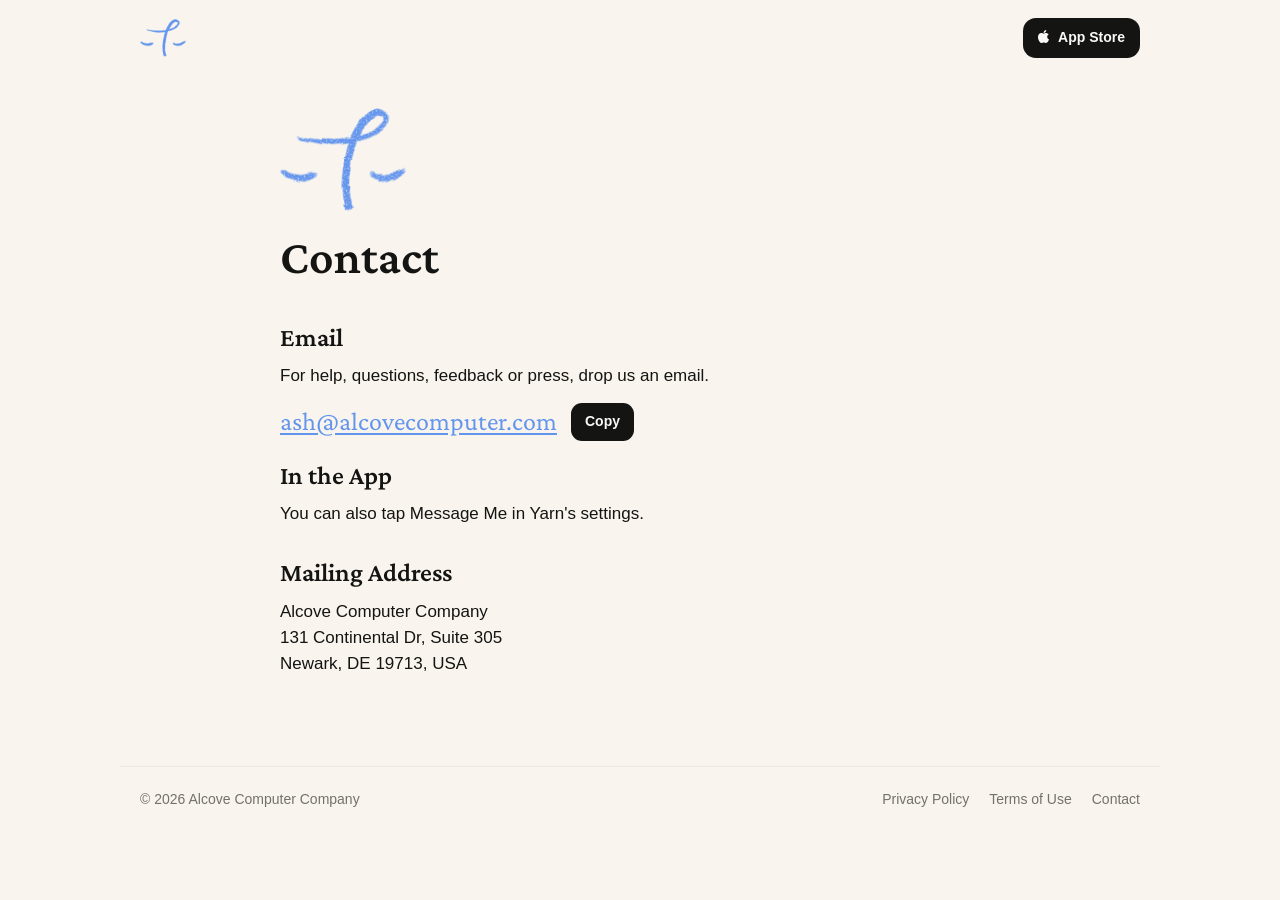
<file: _source/contact.html>
<!doctype html>
<html lang="en">
<title>Contact Yarn</title>
<meta charset="utf-8">
<meta name="viewport" content="width=device-width, initial-scale=1, viewport-fit=cover">
<meta name="claude:viewport-fit-sides" content="cover">
<meta name="description" content="Get in touch about Yarn: email, mailing address and support.">
<link rel="preconnect" href="https://fonts.googleapis.com">
<link rel="preconnect" href="https://fonts.gstatic.com" crossorigin>
<link rel="stylesheet" href="https://fonts.googleapis.com/css2?family=Crimson+Pro:ital,wght@0,400;0,500;0,600;1,400&display=swap">
<link rel="stylesheet" href="site.css">

<!-- Wobble filters, four of each. Every frame a drawing moves to a different
     one at random: strokes shift a little on their own and the crayon grain
     changes, like the same drawing traced again. "fine" is for small drawings. -->
<svg width="0" height="0" style="position:fixed;left:-100px;top:-100px;width:0;height:0;overflow:hidden" aria-hidden="true" focusable="false">
  <filter id="boil0" x="-6%" y="-6%" width="112%" height="112%" color-interpolation-filters="sRGB"><feTurbulence type="fractalNoise" baseFrequency="0.028" numOctaves="1" seed="3" result="lo"/><feDisplacementMap in="SourceGraphic" in2="lo" scale="4.4" xChannelSelector="R" yChannelSelector="G" result="d1"/><feTurbulence type="fractalNoise" baseFrequency="0.09" numOctaves="1" seed="11" result="hi"/><feDisplacementMap in="d1" in2="hi" scale="1.2" xChannelSelector="G" yChannelSelector="B" result="d2"/><feTurbulence type="fractalNoise" baseFrequency="0.5" numOctaves="2" seed="5" result="gr"/><feColorMatrix in="gr" type="matrix" values="0 0 0 0 0  0 0 0 0 0  0 0 0 0 0  -1.3 0 0 0 1.62" result="g"/><feComposite in="d2" in2="g" operator="in"/></filter>
  <filter id="boil1" x="-6%" y="-6%" width="112%" height="112%" color-interpolation-filters="sRGB"><feTurbulence type="fractalNoise" baseFrequency="0.028" numOctaves="1" seed="17" result="lo"/><feDisplacementMap in="SourceGraphic" in2="lo" scale="4.4" xChannelSelector="R" yChannelSelector="G" result="d1"/><feTurbulence type="fractalNoise" baseFrequency="0.09" numOctaves="1" seed="29" result="hi"/><feDisplacementMap in="d1" in2="hi" scale="1.2" xChannelSelector="G" yChannelSelector="B" result="d2"/><feTurbulence type="fractalNoise" baseFrequency="0.5" numOctaves="2" seed="41" result="gr"/><feColorMatrix in="gr" type="matrix" values="0 0 0 0 0  0 0 0 0 0  0 0 0 0 0  -1.3 0 0 0 1.62" result="g"/><feComposite in="d2" in2="g" operator="in"/></filter>
  <filter id="boil2" x="-6%" y="-6%" width="112%" height="112%" color-interpolation-filters="sRGB"><feTurbulence type="fractalNoise" baseFrequency="0.028" numOctaves="1" seed="53" result="lo"/><feDisplacementMap in="SourceGraphic" in2="lo" scale="4.4" xChannelSelector="R" yChannelSelector="G" result="d1"/><feTurbulence type="fractalNoise" baseFrequency="0.09" numOctaves="1" seed="61" result="hi"/><feDisplacementMap in="d1" in2="hi" scale="1.2" xChannelSelector="G" yChannelSelector="B" result="d2"/><feTurbulence type="fractalNoise" baseFrequency="0.5" numOctaves="2" seed="7" result="gr"/><feColorMatrix in="gr" type="matrix" values="0 0 0 0 0  0 0 0 0 0  0 0 0 0 0  -1.3 0 0 0 1.62" result="g"/><feComposite in="d2" in2="g" operator="in"/></filter>
  <filter id="boil3" x="-6%" y="-6%" width="112%" height="112%" color-interpolation-filters="sRGB"><feTurbulence type="fractalNoise" baseFrequency="0.028" numOctaves="1" seed="71" result="lo"/><feDisplacementMap in="SourceGraphic" in2="lo" scale="4.4" xChannelSelector="R" yChannelSelector="G" result="d1"/><feTurbulence type="fractalNoise" baseFrequency="0.09" numOctaves="1" seed="83" result="hi"/><feDisplacementMap in="d1" in2="hi" scale="1.2" xChannelSelector="G" yChannelSelector="B" result="d2"/><feTurbulence type="fractalNoise" baseFrequency="0.5" numOctaves="2" seed="97" result="gr"/><feColorMatrix in="gr" type="matrix" values="0 0 0 0 0  0 0 0 0 0  0 0 0 0 0  -1.3 0 0 0 1.62" result="g"/><feComposite in="d2" in2="g" operator="in"/></filter>
  <filter id="fine0" x="-6%" y="-6%" width="112%" height="112%" color-interpolation-filters="sRGB"><feTurbulence type="fractalNoise" baseFrequency="0.05" numOctaves="1" seed="3" result="lo"/><feDisplacementMap in="SourceGraphic" in2="lo" scale="2.0" xChannelSelector="R" yChannelSelector="G" result="d1"/><feTurbulence type="fractalNoise" baseFrequency="0.16" numOctaves="1" seed="11" result="hi"/><feDisplacementMap in="d1" in2="hi" scale="0.7" xChannelSelector="G" yChannelSelector="B" result="d2"/><feTurbulence type="fractalNoise" baseFrequency="0.8" numOctaves="2" seed="5" result="gr"/><feColorMatrix in="gr" type="matrix" values="0 0 0 0 0  0 0 0 0 0  0 0 0 0 0  -1.3 0 0 0 1.62" result="g"/><feComposite in="d2" in2="g" operator="in"/></filter>
  <filter id="fine1" x="-6%" y="-6%" width="112%" height="112%" color-interpolation-filters="sRGB"><feTurbulence type="fractalNoise" baseFrequency="0.05" numOctaves="1" seed="17" result="lo"/><feDisplacementMap in="SourceGraphic" in2="lo" scale="2.0" xChannelSelector="R" yChannelSelector="G" result="d1"/><feTurbulence type="fractalNoise" baseFrequency="0.16" numOctaves="1" seed="29" result="hi"/><feDisplacementMap in="d1" in2="hi" scale="0.7" xChannelSelector="G" yChannelSelector="B" result="d2"/><feTurbulence type="fractalNoise" baseFrequency="0.8" numOctaves="2" seed="41" result="gr"/><feColorMatrix in="gr" type="matrix" values="0 0 0 0 0  0 0 0 0 0  0 0 0 0 0  -1.3 0 0 0 1.62" result="g"/><feComposite in="d2" in2="g" operator="in"/></filter>
  <filter id="fine2" x="-6%" y="-6%" width="112%" height="112%" color-interpolation-filters="sRGB"><feTurbulence type="fractalNoise" baseFrequency="0.05" numOctaves="1" seed="53" result="lo"/><feDisplacementMap in="SourceGraphic" in2="lo" scale="2.0" xChannelSelector="R" yChannelSelector="G" result="d1"/><feTurbulence type="fractalNoise" baseFrequency="0.16" numOctaves="1" seed="61" result="hi"/><feDisplacementMap in="d1" in2="hi" scale="0.7" xChannelSelector="G" yChannelSelector="B" result="d2"/><feTurbulence type="fractalNoise" baseFrequency="0.8" numOctaves="2" seed="7" result="gr"/><feColorMatrix in="gr" type="matrix" values="0 0 0 0 0  0 0 0 0 0  0 0 0 0 0  -1.3 0 0 0 1.62" result="g"/><feComposite in="d2" in2="g" operator="in"/></filter>
  <filter id="fine3" x="-6%" y="-6%" width="112%" height="112%" color-interpolation-filters="sRGB"><feTurbulence type="fractalNoise" baseFrequency="0.05" numOctaves="1" seed="71" result="lo"/><feDisplacementMap in="SourceGraphic" in2="lo" scale="2.0" xChannelSelector="R" yChannelSelector="G" result="d1"/><feTurbulence type="fractalNoise" baseFrequency="0.16" numOctaves="1" seed="83" result="hi"/><feDisplacementMap in="d1" in2="hi" scale="0.7" xChannelSelector="G" yChannelSelector="B" result="d2"/><feTurbulence type="fractalNoise" baseFrequency="0.8" numOctaves="2" seed="97" result="gr"/><feColorMatrix in="gr" type="matrix" values="0 0 0 0 0  0 0 0 0 0  0 0 0 0 0  -1.3 0 0 0 1.62" result="g"/><feComposite in="d2" in2="g" operator="in"/></filter>
</svg>

<header class="wrap top">
  <a class="brand" href="index.html" aria-label="Yarn home">
    <i class="fig blue" style="--ar:256/212"><i class="ink" style="--src:url(img/yarn-face.png)"></i></i>
  </a>
  <nav class="nav" aria-label="Main">
    <a class="store small" href="https://apps.apple.com/app/id6746372250" target="_blank" rel="noopener"><svg viewBox="0 0 384 512" aria-hidden="true"><path d="M318.7 268.7c-.2-36.7 16.4-64.4 50-84.8-18.8-26.9-47.2-41.7-84.7-44.6-35.5-2.8-74.3 20.7-88.5 20.7-15 0-49.4-19.7-76.4-19.7C63.3 141.2 4 184.8 4 273.5q0 39.3 14.4 81.2c12.8 36.7 59 126.7 107.2 125.2 25.2-.6 43-17.9 75.8-17.9 31.8 0 48.3 17.9 76.4 17.9 48.6-.7 90.4-82.5 102.6-119.3-65.2-30.7-61.7-90-61.7-91.9zm-56.6-164.2c27.3-32.4 24.8-61.9 24-72.5-24.1 1.4-52 16.4-67.9 34.9-17.5 19.8-27.8 44.3-25.6 71.9 26.1 2 49.9-11.4 69.5-34.3z"/></svg>App Store</a>
  </nav>
</header>

<main class="wrap legal">
<div class="legal-head"><i class="drawing blue boil" style="aspect-ratio:256/212" role="img" aria-label="Yarn"><i class="ink" style="--src:url(img/yarn-face.png)"></i></i><h1>Contact</h1></div>
<div class="contact-card">
  <div>
    <h2>Email</h2>
    <p>For help, questions, feedback or press, drop us an email.</p>
    <div class="email"><code id="email"><a href="mailto:ash@alcovecomputer.com">ash@alcovecomputer.com</a></code><button class="copy-btn" type="button" id="copy-email" data-copy="email">Copy</button></div>
  </div>
  <div>
    <h2>In the App</h2>
    <p>You can also tap Message Me in Yarn's settings.</p>
  </div>
  <div>
    <h2>Mailing Address</h2>
    <address>Alcove Computer Company<br>131 Continental Dr, Suite 305<br>Newark, DE 19713, USA</address>
  </div>
</div>
</main>

<footer class="wrap foot">
  <span>&copy; 2026 Alcove Computer Company</span>
  <nav aria-label="Footer">
    <a href="privacy.html">Privacy Policy</a>
    <a href="terms.html">Terms of Use</a>
    <a href="contact.html">Contact</a>
  </nav>
</footer>

<script src="site.js"></script>
</file>
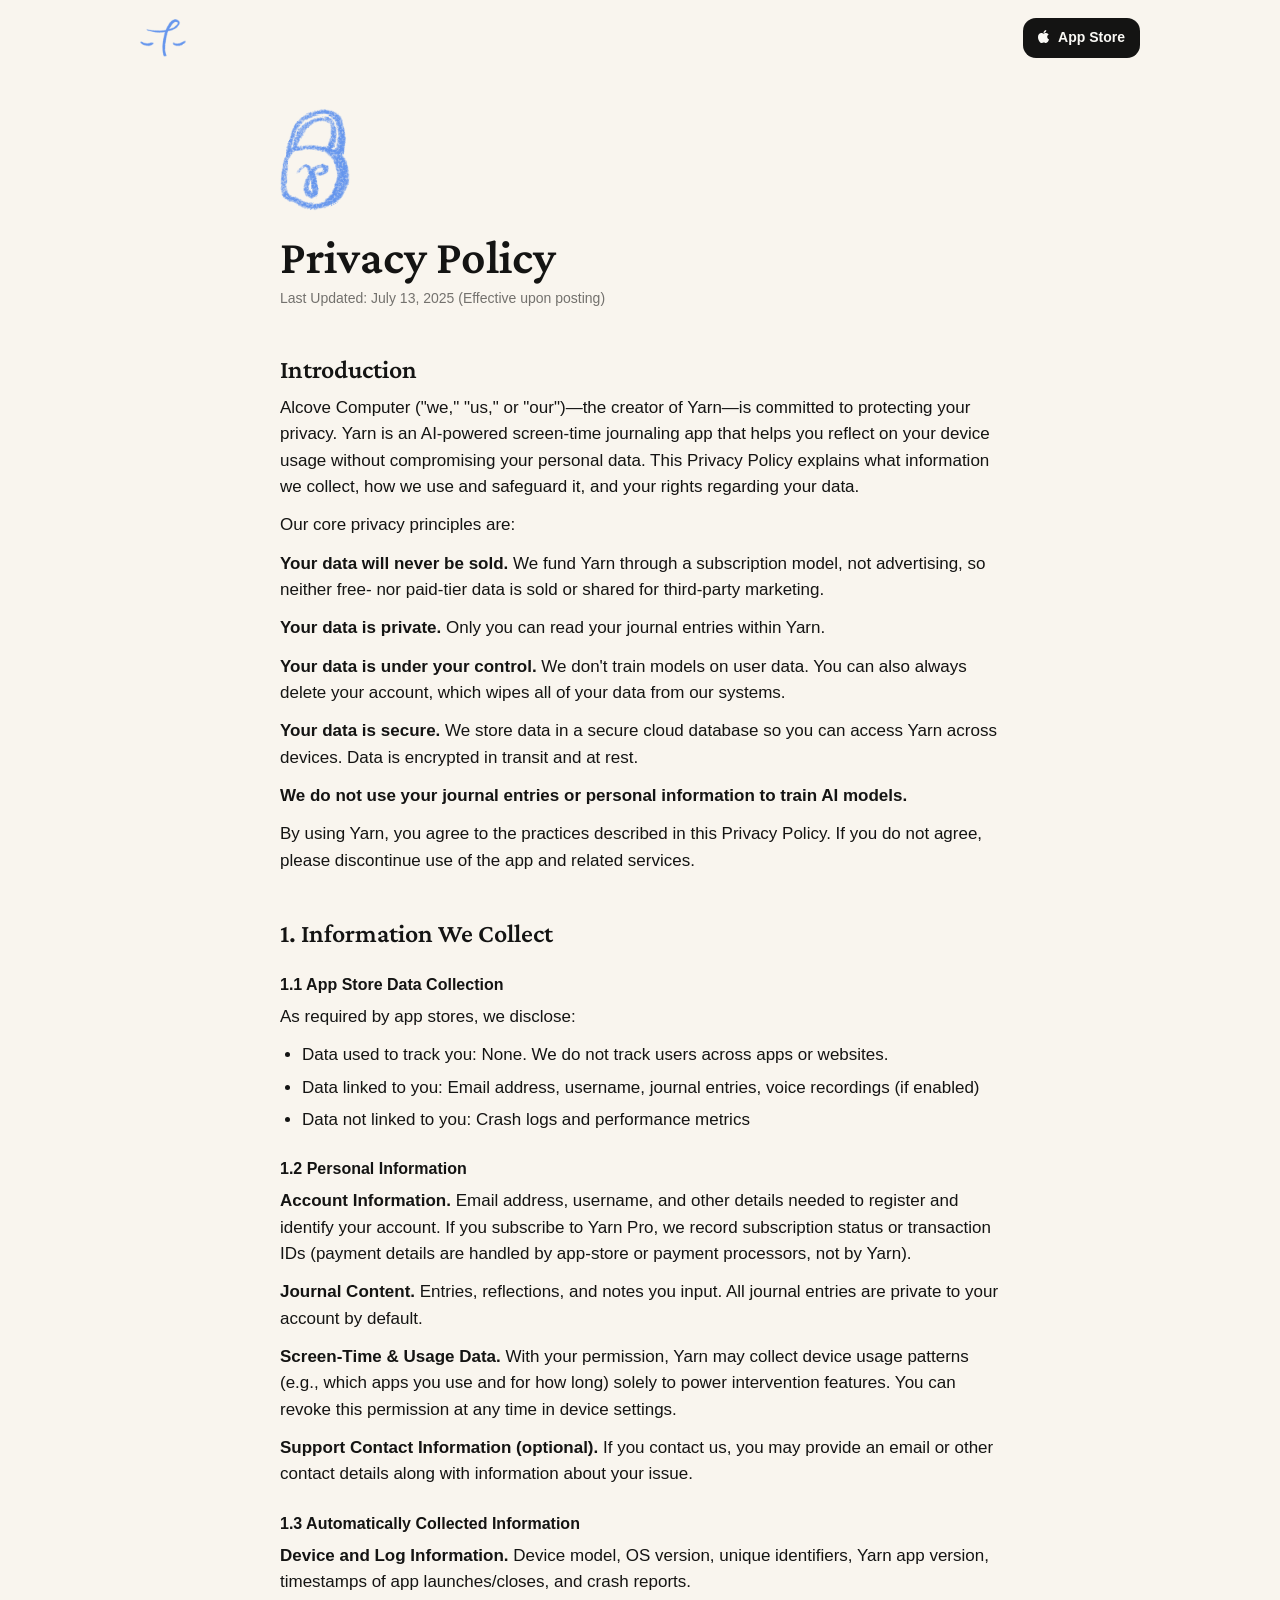
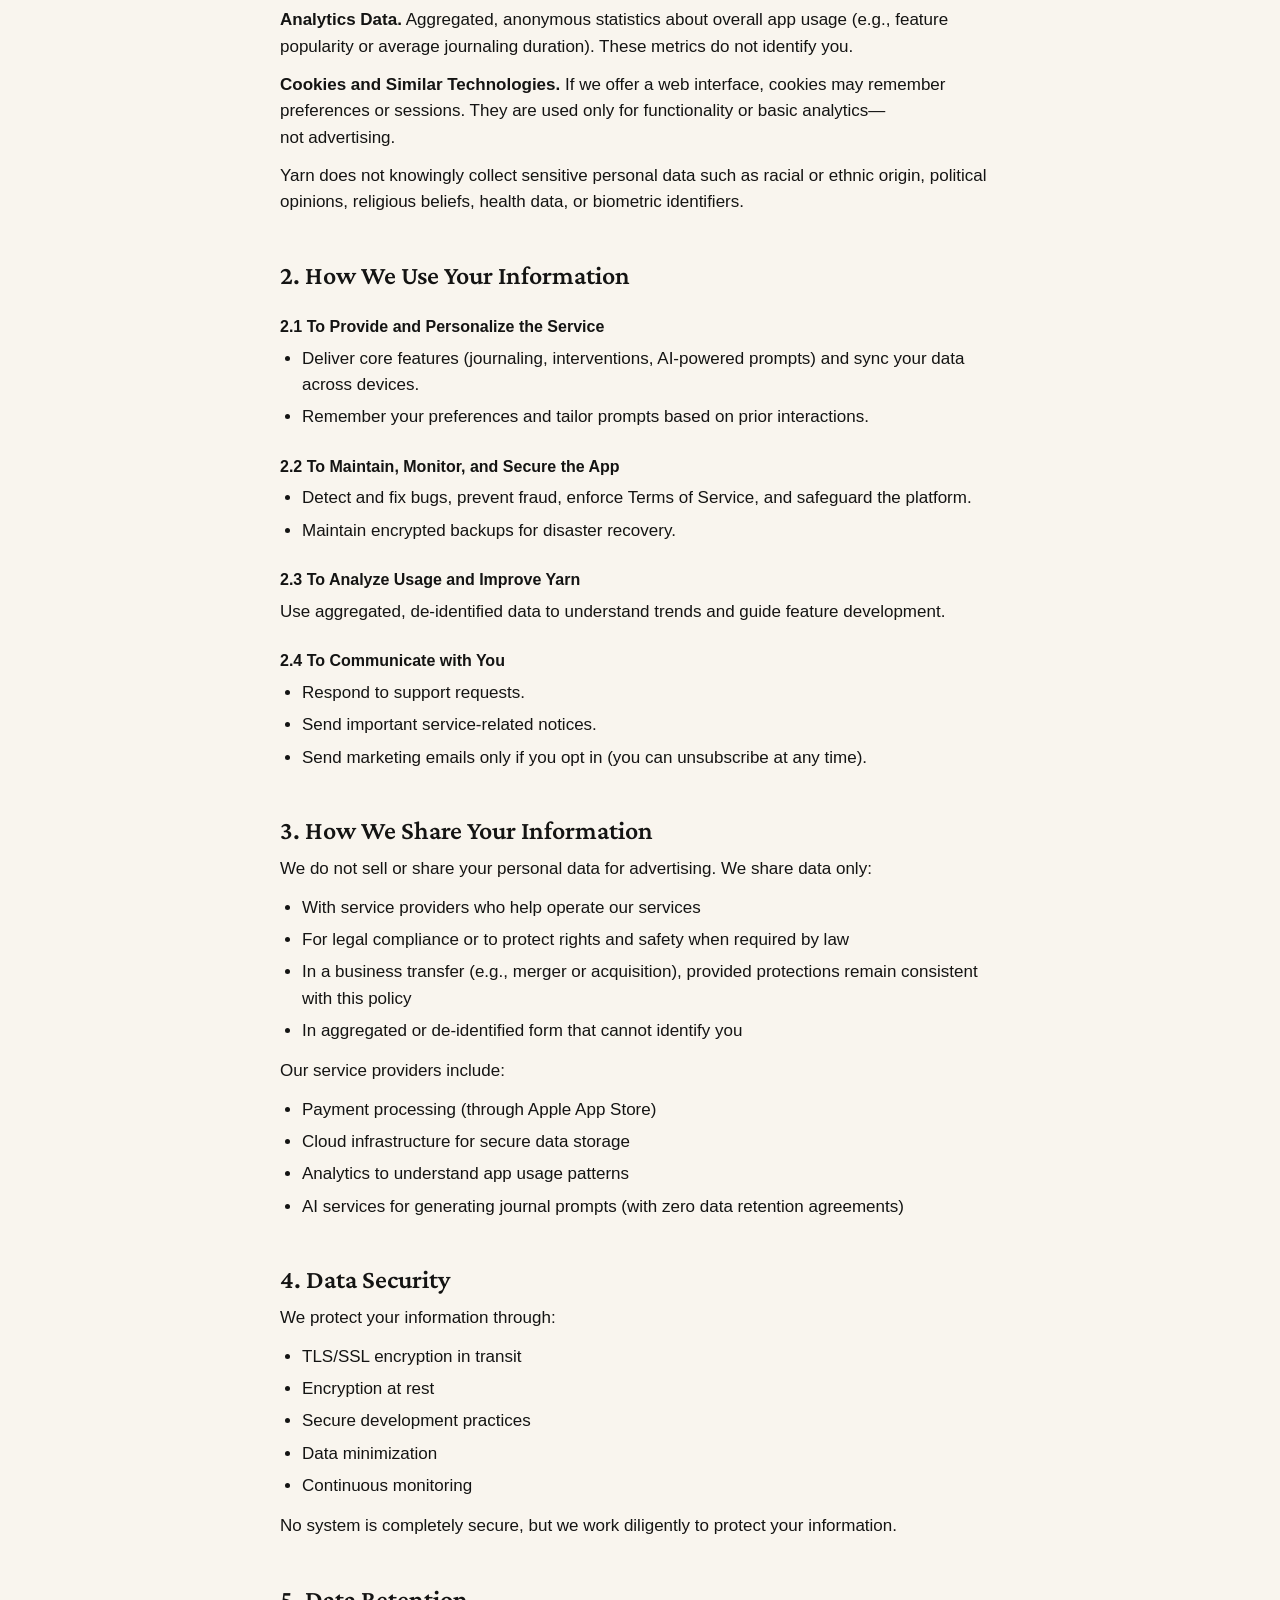
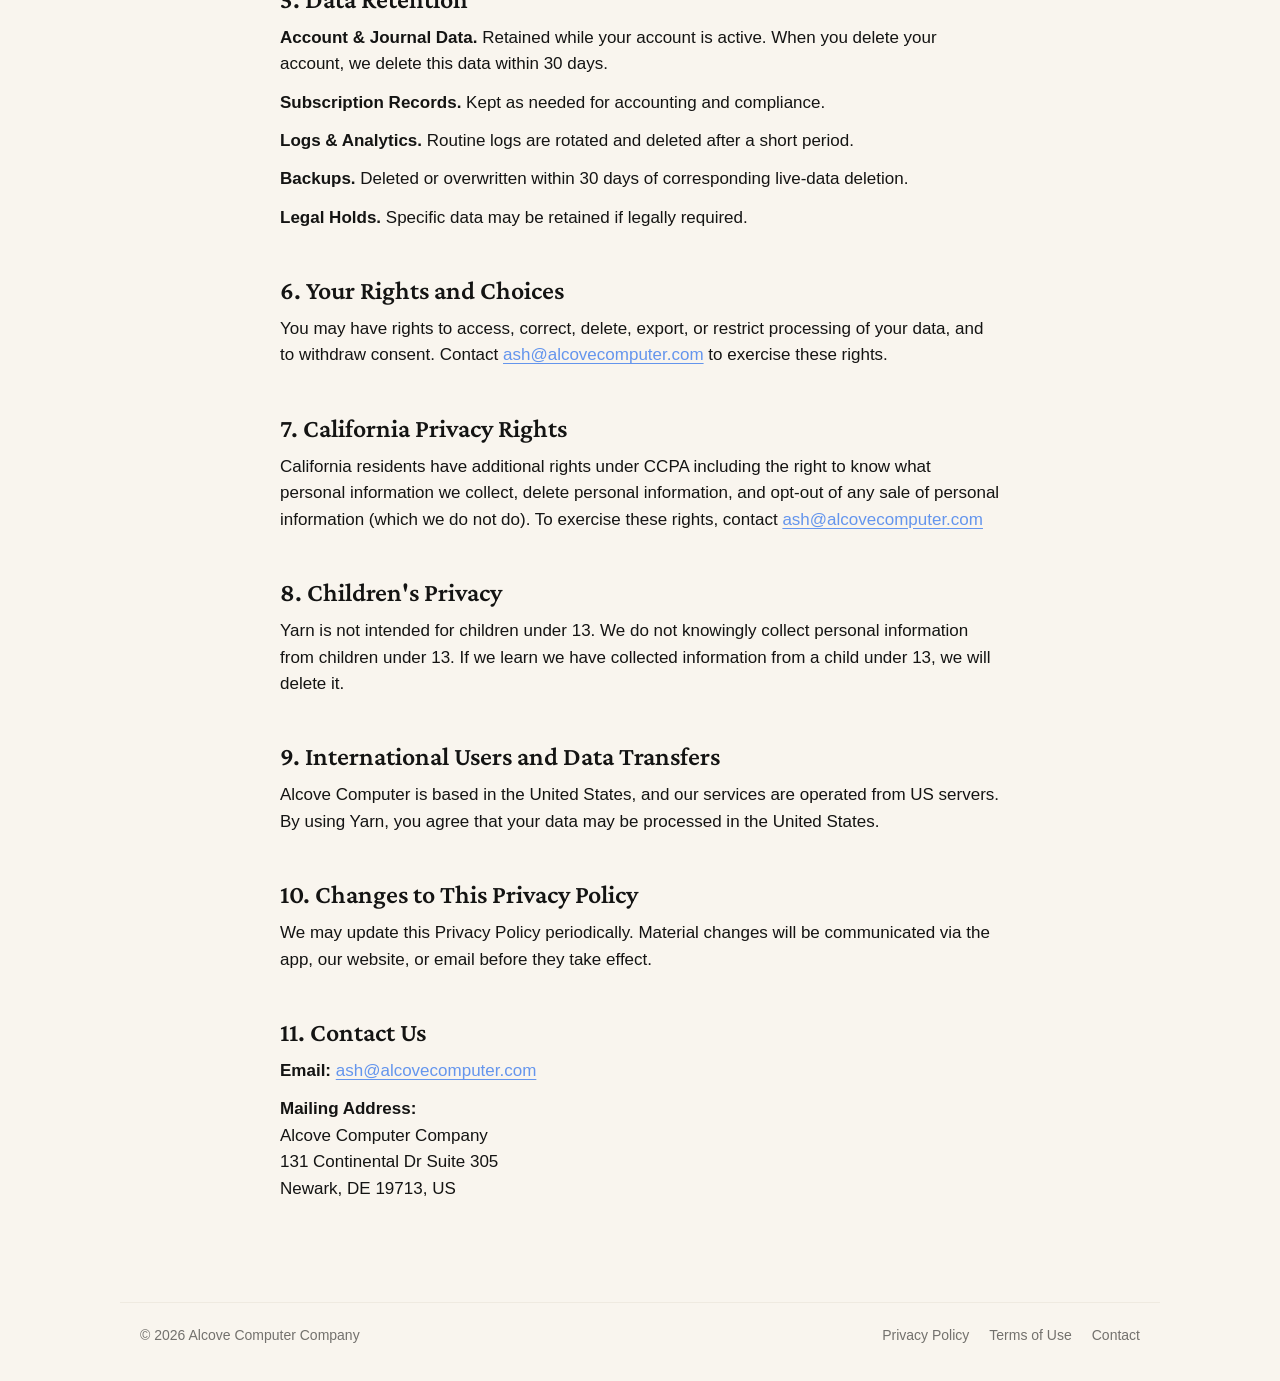
<file: _source/privacy.html>
<!doctype html>
<html lang="en">
<title>Yarn Privacy Policy</title>
<meta charset="utf-8">
<meta name="viewport" content="width=device-width, initial-scale=1, viewport-fit=cover">
<meta name="claude:viewport-fit-sides" content="cover">
<meta name="description" content="How Yarn collects, uses and protects your data.">
<link rel="preconnect" href="https://fonts.googleapis.com">
<link rel="preconnect" href="https://fonts.gstatic.com" crossorigin>
<link rel="stylesheet" href="https://fonts.googleapis.com/css2?family=Crimson+Pro:ital,wght@0,400;0,500;0,600;1,400&display=swap">
<link rel="stylesheet" href="site.css">

<!-- Wobble filters, four of each. Every frame a drawing moves to a different
     one at random: strokes shift a little on their own and the crayon grain
     changes, like the same drawing traced again. "fine" is for small drawings. -->
<svg width="0" height="0" style="position:fixed;left:-100px;top:-100px;width:0;height:0;overflow:hidden" aria-hidden="true" focusable="false">
  <filter id="boil0" x="-6%" y="-6%" width="112%" height="112%" color-interpolation-filters="sRGB"><feTurbulence type="fractalNoise" baseFrequency="0.028" numOctaves="1" seed="3" result="lo"/><feDisplacementMap in="SourceGraphic" in2="lo" scale="4.4" xChannelSelector="R" yChannelSelector="G" result="d1"/><feTurbulence type="fractalNoise" baseFrequency="0.09" numOctaves="1" seed="11" result="hi"/><feDisplacementMap in="d1" in2="hi" scale="1.2" xChannelSelector="G" yChannelSelector="B" result="d2"/><feTurbulence type="fractalNoise" baseFrequency="0.5" numOctaves="2" seed="5" result="gr"/><feColorMatrix in="gr" type="matrix" values="0 0 0 0 0  0 0 0 0 0  0 0 0 0 0  -1.3 0 0 0 1.62" result="g"/><feComposite in="d2" in2="g" operator="in"/></filter>
  <filter id="boil1" x="-6%" y="-6%" width="112%" height="112%" color-interpolation-filters="sRGB"><feTurbulence type="fractalNoise" baseFrequency="0.028" numOctaves="1" seed="17" result="lo"/><feDisplacementMap in="SourceGraphic" in2="lo" scale="4.4" xChannelSelector="R" yChannelSelector="G" result="d1"/><feTurbulence type="fractalNoise" baseFrequency="0.09" numOctaves="1" seed="29" result="hi"/><feDisplacementMap in="d1" in2="hi" scale="1.2" xChannelSelector="G" yChannelSelector="B" result="d2"/><feTurbulence type="fractalNoise" baseFrequency="0.5" numOctaves="2" seed="41" result="gr"/><feColorMatrix in="gr" type="matrix" values="0 0 0 0 0  0 0 0 0 0  0 0 0 0 0  -1.3 0 0 0 1.62" result="g"/><feComposite in="d2" in2="g" operator="in"/></filter>
  <filter id="boil2" x="-6%" y="-6%" width="112%" height="112%" color-interpolation-filters="sRGB"><feTurbulence type="fractalNoise" baseFrequency="0.028" numOctaves="1" seed="53" result="lo"/><feDisplacementMap in="SourceGraphic" in2="lo" scale="4.4" xChannelSelector="R" yChannelSelector="G" result="d1"/><feTurbulence type="fractalNoise" baseFrequency="0.09" numOctaves="1" seed="61" result="hi"/><feDisplacementMap in="d1" in2="hi" scale="1.2" xChannelSelector="G" yChannelSelector="B" result="d2"/><feTurbulence type="fractalNoise" baseFrequency="0.5" numOctaves="2" seed="7" result="gr"/><feColorMatrix in="gr" type="matrix" values="0 0 0 0 0  0 0 0 0 0  0 0 0 0 0  -1.3 0 0 0 1.62" result="g"/><feComposite in="d2" in2="g" operator="in"/></filter>
  <filter id="boil3" x="-6%" y="-6%" width="112%" height="112%" color-interpolation-filters="sRGB"><feTurbulence type="fractalNoise" baseFrequency="0.028" numOctaves="1" seed="71" result="lo"/><feDisplacementMap in="SourceGraphic" in2="lo" scale="4.4" xChannelSelector="R" yChannelSelector="G" result="d1"/><feTurbulence type="fractalNoise" baseFrequency="0.09" numOctaves="1" seed="83" result="hi"/><feDisplacementMap in="d1" in2="hi" scale="1.2" xChannelSelector="G" yChannelSelector="B" result="d2"/><feTurbulence type="fractalNoise" baseFrequency="0.5" numOctaves="2" seed="97" result="gr"/><feColorMatrix in="gr" type="matrix" values="0 0 0 0 0  0 0 0 0 0  0 0 0 0 0  -1.3 0 0 0 1.62" result="g"/><feComposite in="d2" in2="g" operator="in"/></filter>
  <filter id="fine0" x="-6%" y="-6%" width="112%" height="112%" color-interpolation-filters="sRGB"><feTurbulence type="fractalNoise" baseFrequency="0.05" numOctaves="1" seed="3" result="lo"/><feDisplacementMap in="SourceGraphic" in2="lo" scale="2.0" xChannelSelector="R" yChannelSelector="G" result="d1"/><feTurbulence type="fractalNoise" baseFrequency="0.16" numOctaves="1" seed="11" result="hi"/><feDisplacementMap in="d1" in2="hi" scale="0.7" xChannelSelector="G" yChannelSelector="B" result="d2"/><feTurbulence type="fractalNoise" baseFrequency="0.8" numOctaves="2" seed="5" result="gr"/><feColorMatrix in="gr" type="matrix" values="0 0 0 0 0  0 0 0 0 0  0 0 0 0 0  -1.3 0 0 0 1.62" result="g"/><feComposite in="d2" in2="g" operator="in"/></filter>
  <filter id="fine1" x="-6%" y="-6%" width="112%" height="112%" color-interpolation-filters="sRGB"><feTurbulence type="fractalNoise" baseFrequency="0.05" numOctaves="1" seed="17" result="lo"/><feDisplacementMap in="SourceGraphic" in2="lo" scale="2.0" xChannelSelector="R" yChannelSelector="G" result="d1"/><feTurbulence type="fractalNoise" baseFrequency="0.16" numOctaves="1" seed="29" result="hi"/><feDisplacementMap in="d1" in2="hi" scale="0.7" xChannelSelector="G" yChannelSelector="B" result="d2"/><feTurbulence type="fractalNoise" baseFrequency="0.8" numOctaves="2" seed="41" result="gr"/><feColorMatrix in="gr" type="matrix" values="0 0 0 0 0  0 0 0 0 0  0 0 0 0 0  -1.3 0 0 0 1.62" result="g"/><feComposite in="d2" in2="g" operator="in"/></filter>
  <filter id="fine2" x="-6%" y="-6%" width="112%" height="112%" color-interpolation-filters="sRGB"><feTurbulence type="fractalNoise" baseFrequency="0.05" numOctaves="1" seed="53" result="lo"/><feDisplacementMap in="SourceGraphic" in2="lo" scale="2.0" xChannelSelector="R" yChannelSelector="G" result="d1"/><feTurbulence type="fractalNoise" baseFrequency="0.16" numOctaves="1" seed="61" result="hi"/><feDisplacementMap in="d1" in2="hi" scale="0.7" xChannelSelector="G" yChannelSelector="B" result="d2"/><feTurbulence type="fractalNoise" baseFrequency="0.8" numOctaves="2" seed="7" result="gr"/><feColorMatrix in="gr" type="matrix" values="0 0 0 0 0  0 0 0 0 0  0 0 0 0 0  -1.3 0 0 0 1.62" result="g"/><feComposite in="d2" in2="g" operator="in"/></filter>
  <filter id="fine3" x="-6%" y="-6%" width="112%" height="112%" color-interpolation-filters="sRGB"><feTurbulence type="fractalNoise" baseFrequency="0.05" numOctaves="1" seed="71" result="lo"/><feDisplacementMap in="SourceGraphic" in2="lo" scale="2.0" xChannelSelector="R" yChannelSelector="G" result="d1"/><feTurbulence type="fractalNoise" baseFrequency="0.16" numOctaves="1" seed="83" result="hi"/><feDisplacementMap in="d1" in2="hi" scale="0.7" xChannelSelector="G" yChannelSelector="B" result="d2"/><feTurbulence type="fractalNoise" baseFrequency="0.8" numOctaves="2" seed="97" result="gr"/><feColorMatrix in="gr" type="matrix" values="0 0 0 0 0  0 0 0 0 0  0 0 0 0 0  -1.3 0 0 0 1.62" result="g"/><feComposite in="d2" in2="g" operator="in"/></filter>
</svg>

<header class="wrap top">
  <a class="brand" href="index.html" aria-label="Yarn home">
    <i class="fig blue" style="--ar:256/212"><i class="ink" style="--src:url(img/yarn-face.png)"></i></i>
  </a>
  <nav class="nav" aria-label="Main">
    <a class="store small" href="https://apps.apple.com/app/id6746372250" target="_blank" rel="noopener"><svg viewBox="0 0 384 512" aria-hidden="true"><path d="M318.7 268.7c-.2-36.7 16.4-64.4 50-84.8-18.8-26.9-47.2-41.7-84.7-44.6-35.5-2.8-74.3 20.7-88.5 20.7-15 0-49.4-19.7-76.4-19.7C63.3 141.2 4 184.8 4 273.5q0 39.3 14.4 81.2c12.8 36.7 59 126.7 107.2 125.2 25.2-.6 43-17.9 75.8-17.9 31.8 0 48.3 17.9 76.4 17.9 48.6-.7 90.4-82.5 102.6-119.3-65.2-30.7-61.7-90-61.7-91.9zm-56.6-164.2c27.3-32.4 24.8-61.9 24-72.5-24.1 1.4-52 16.4-67.9 34.9-17.5 19.8-27.8 44.3-25.6 71.9 26.1 2 49.9-11.4 69.5-34.3z"/></svg>App Store</a>
  </nav>
</header>

<main class="wrap legal">
<div class="legal-head"><i class="drawing blue boil" style="aspect-ratio:134/198" role="img" aria-label="A hand-drawn lock"><i class="ink" style="--src:url(img/lock.png)"></i></i><h1>Privacy Policy</h1><p class="updated">Last Updated: July 13, 2025 (Effective upon posting)</p></div><div><div><h2>Introduction</h2><p>Alcove Computer (&quot;we,&quot; &quot;us,&quot; or &quot;our&quot;)—the creator of Yarn—is committed to protecting your privacy. Yarn is an AI‑powered screen‑time journaling app that helps you reflect on your device usage without compromising your personal data. This Privacy Policy explains what information we collect, how we use and safeguard it, and your rights regarding your data.</p><p>Our core privacy principles are:</p><div><p><strong>Your data will never be sold.</strong> We fund Yarn through a subscription model, not advertising, so neither free‑ nor paid‑tier data is sold or shared for third‑party marketing.</p><p><strong>Your data is private.</strong> Only you can read your journal entries within Yarn.</p><p><strong>Your data is under your control.</strong> We don&#x27;t train models on user data. You can also always delete your account, which wipes all of your data from our systems.</p><p><strong>Your data is secure.</strong> We store data in a secure cloud database so you can access Yarn across devices. Data is encrypted in transit and at rest.</p><p><strong>We do not use your journal entries or personal information to train AI models.</strong></p></div><p>By using Yarn, you agree to the practices described in this Privacy Policy. If you do not agree, please discontinue use of the app and related services.</p></div><div><h2>1. Information We Collect</h2><div><div><h3>1.1 App Store Data Collection</h3><div><p>As required by app stores, we disclose:</p><ul><li>Data used to track you: None. We do not track users across apps or websites.</li><li>Data linked to you: Email address, username, journal entries, voice recordings (if enabled)</li><li>Data not linked to you: Crash logs and performance metrics</li></ul></div></div><div><h3>1.2 Personal Information</h3><div><p><strong>Account Information.</strong> Email address, username, and other details needed to register and identify your account. If you subscribe to Yarn Pro, we record subscription status or transaction IDs (payment details are handled by app‑store or payment processors, not by Yarn).</p><p><strong>Journal Content.</strong> Entries, reflections, and notes you input. All journal entries are private to your account by default.</p><p><strong>Screen‑Time &amp; Usage Data.</strong> With your permission, Yarn may collect device usage patterns (e.g., which apps you use and for how long) solely to power intervention features. You can revoke this permission at any time in device settings.</p><p><strong>Support Contact Information (optional).</strong> If you contact us, you may provide an email or other contact details along with information about your issue.</p></div></div><div><h3>1.3 Automatically Collected Information</h3><div><p><strong>Device and Log Information.</strong> Device model, OS version, unique identifiers, Yarn app version, timestamps of app launches/closes, and crash reports.</p><p><strong>Analytics Data.</strong> Aggregated, anonymous statistics about overall app usage (e.g., feature popularity or average journaling duration). These metrics do not identify you.</p><p><strong>Cookies and Similar Technologies.</strong> If we offer a web interface, cookies may remember preferences or sessions. They are used only for functionality or basic analytics—not advertising.</p></div><p>Yarn does not knowingly collect sensitive personal data such as racial or ethnic origin, political opinions, religious beliefs, health data, or biometric identifiers.</p></div></div></div><div><h2>2. How We Use Your Information</h2><div><div><h3>2.1 To Provide and Personalize the Service</h3><ul><li>Deliver core features (journaling, interventions, AI‑powered prompts) and sync your data across devices.</li><li>Remember your preferences and tailor prompts based on prior interactions.</li></ul></div><div><h3>2.2 To Maintain, Monitor, and Secure the App</h3><ul><li>Detect and fix bugs, prevent fraud, enforce Terms of Service, and safeguard the platform.</li><li>Maintain encrypted backups for disaster recovery.</li></ul></div><div><h3>2.3 To Analyze Usage and Improve Yarn</h3><p>Use aggregated, de‑identified data to understand trends and guide feature development.</p></div><div><h3>2.4 To Communicate with You</h3><ul><li>Respond to support requests.</li><li>Send important service‑related notices.</li><li>Send marketing emails only if you opt in (you can unsubscribe at any time).</li></ul></div></div></div><div><h2>3. How We Share Your Information</h2><p>We do not sell or share your personal data for advertising. We share data only:</p><ul><li>With service providers who help operate our services</li><li>For legal compliance or to protect rights and safety when required by law</li><li>In a business transfer (e.g., merger or acquisition), provided protections remain consistent with this policy</li><li>In aggregated or de‑identified form that cannot identify you</li></ul><p>Our service providers include:</p><ul><li>Payment processing (through Apple App Store)</li><li>Cloud infrastructure for secure data storage</li><li>Analytics to understand app usage patterns</li><li>AI services for generating journal prompts (with zero data retention agreements)</li></ul></div><div><h2>4. Data Security</h2><p>We protect your information through:</p><ul><li>TLS/SSL encryption in transit</li><li>Encryption at rest</li><li>Secure development practices</li><li>Data minimization</li><li>Continuous monitoring</li></ul><p>No system is completely secure, but we work diligently to protect your information.</p></div><div><h2>5. Data Retention</h2><div><p><strong>Account &amp; Journal Data.</strong> Retained while your account is active. When you delete your account, we delete this data within 30 days.</p><p><strong>Subscription Records.</strong> Kept as needed for accounting and compliance.</p><p><strong>Logs &amp; Analytics.</strong> Routine logs are rotated and deleted after a short period.</p><p><strong>Backups.</strong> Deleted or overwritten within 30 days of corresponding live‑data deletion.</p><p><strong>Legal Holds.</strong> Specific data may be retained if legally required.</p></div></div><div><h2>6. Your Rights and Choices</h2><p>You may have rights to access, correct, delete, export, or restrict processing of your data, and to withdraw consent. Contact <a href="mailto:ash@alcovecomputer.com">ash@alcovecomputer.com</a> to exercise these rights.</p></div><div><h2>7. California Privacy Rights</h2><p>California residents have additional rights under CCPA including the right to know what personal information we collect, delete personal information, and opt-out of any sale of personal information (which we do not do). To exercise these rights, contact <a href="mailto:ash@alcovecomputer.com">ash@alcovecomputer.com</a></p></div><div><h2>8. Children&#x27;s Privacy</h2><p>Yarn is not intended for children under 13. We do not knowingly collect personal information from children under 13. If we learn we have collected information from a child under 13, we will delete it.</p></div><div><h2>9. International Users and Data Transfers</h2><p>Alcove Computer is based in the United States, and our services are operated from US servers. By using Yarn, you agree that your data may be processed in the United States.</p></div><div><h2>10. Changes to This Privacy Policy</h2><p>We may update this Privacy Policy periodically. Material changes will be communicated via the app, our website, or email before they take effect.</p></div><div><h2>11. Contact Us</h2><div><p><strong>Email:</strong> <a href="mailto:ash@alcovecomputer.com">ash@alcovecomputer.com</a></p><p><strong>Mailing Address:</strong><br>Alcove Computer Company<br>131 Continental Dr Suite 305<br>Newark, DE 19713, US</p>

</main>

<footer class="wrap foot">
  <span>&copy; 2026 Alcove Computer Company</span>
  <nav aria-label="Footer">
    <a href="privacy.html">Privacy Policy</a>
    <a href="terms.html">Terms of Use</a>
    <a href="contact.html">Contact</a>
  </nav>
</footer>

<script src="site.js"></script>
</file>
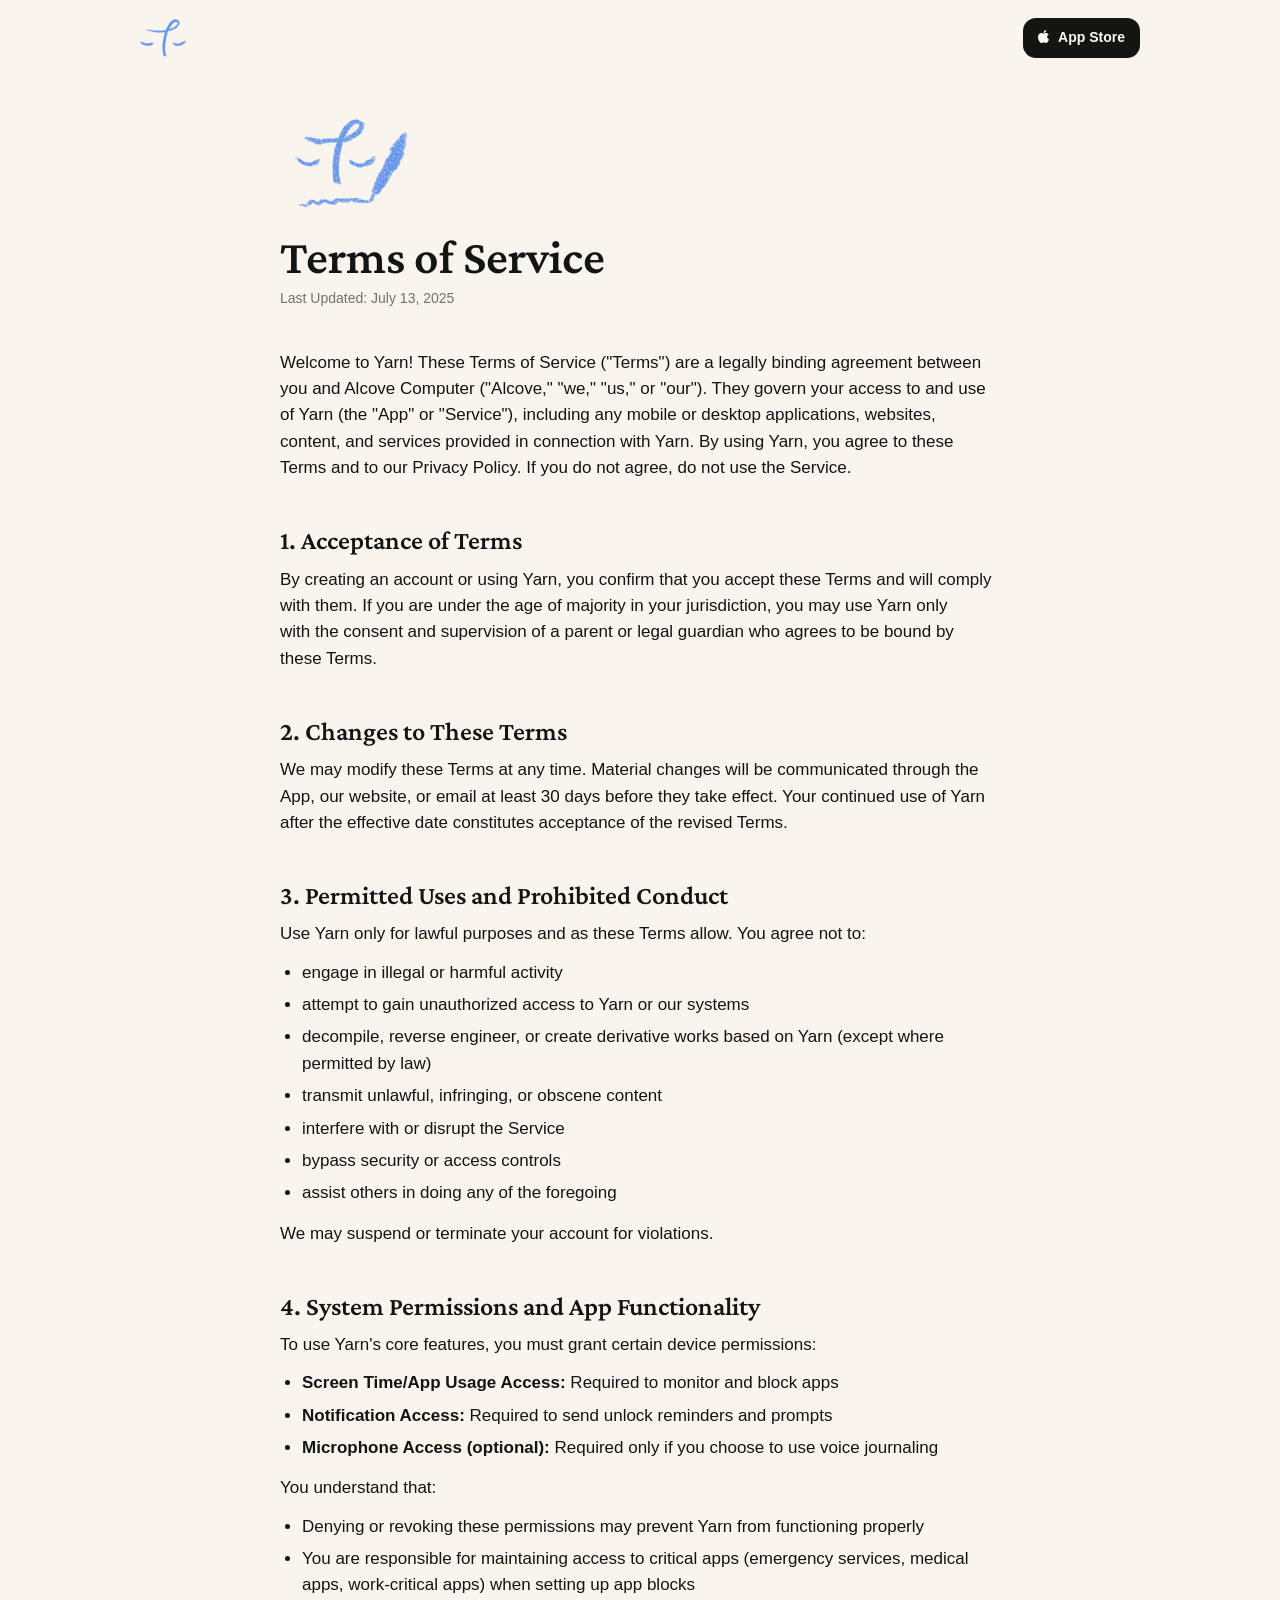
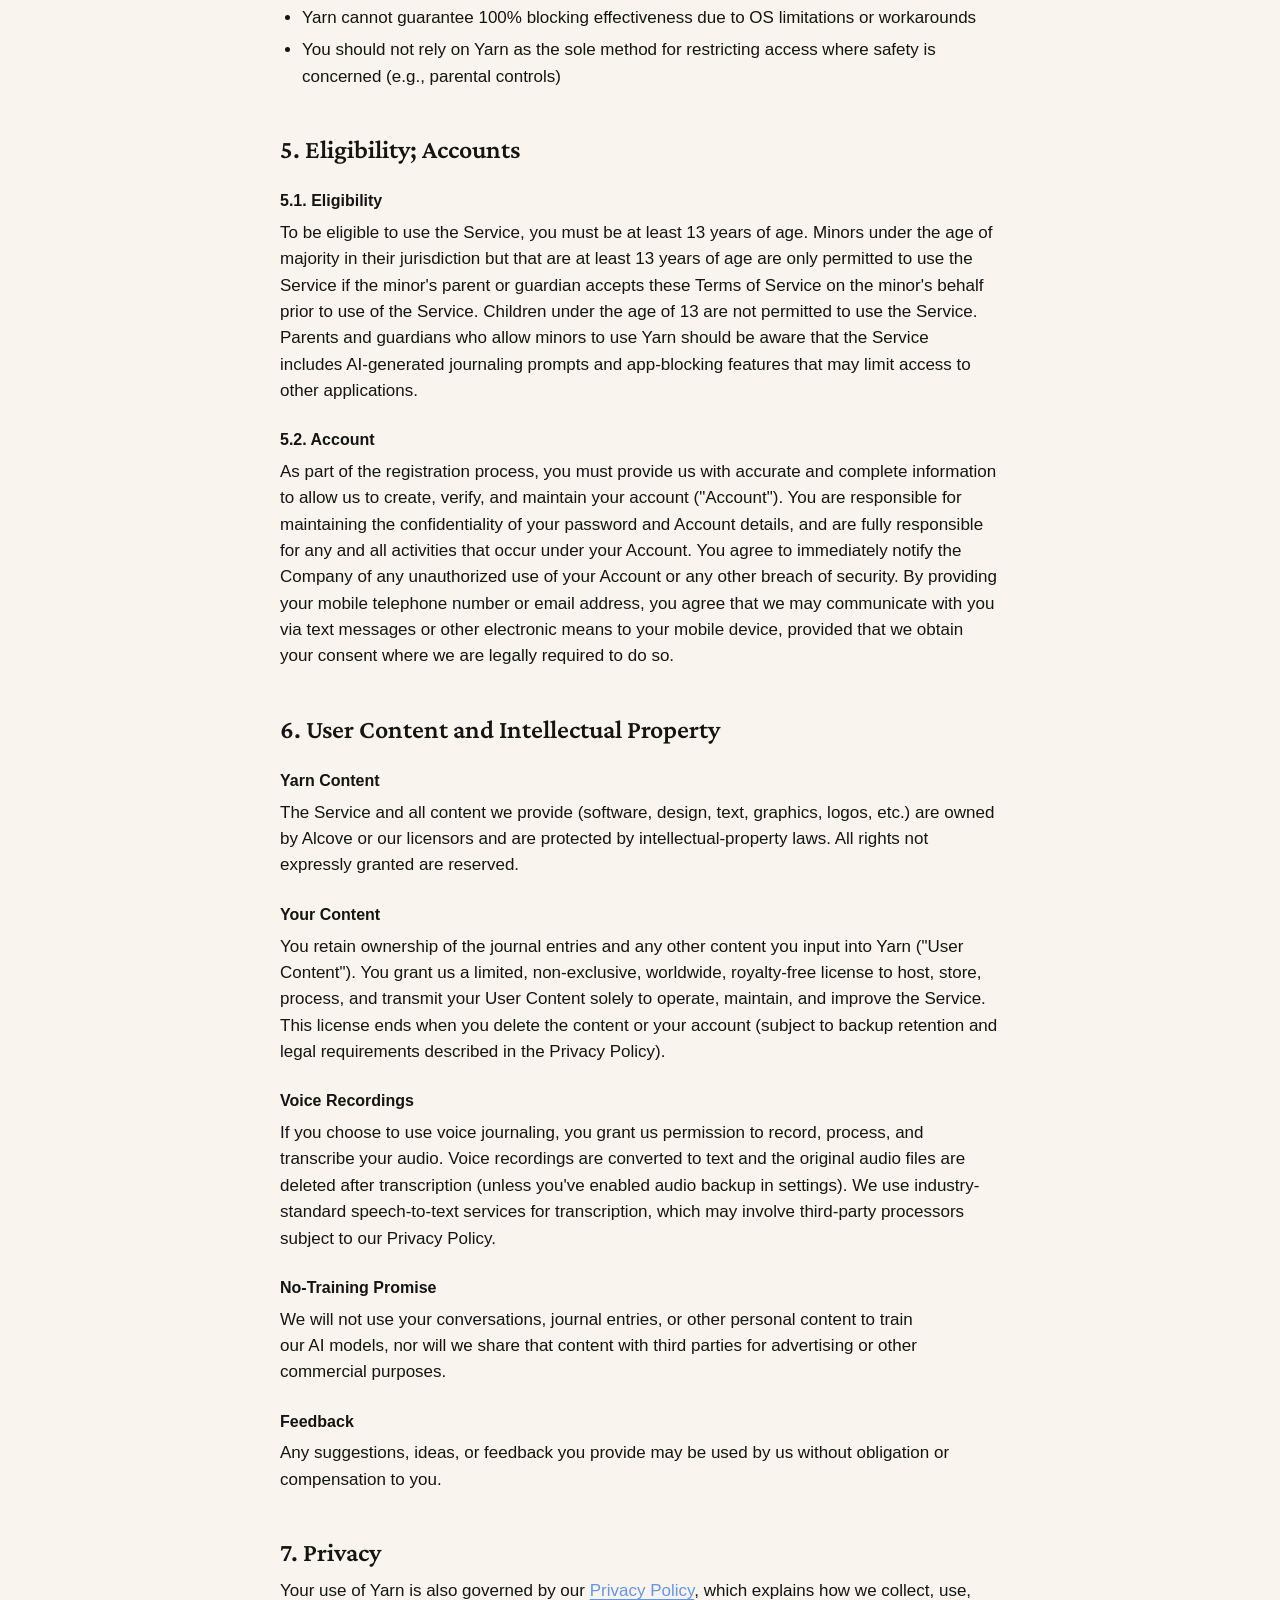
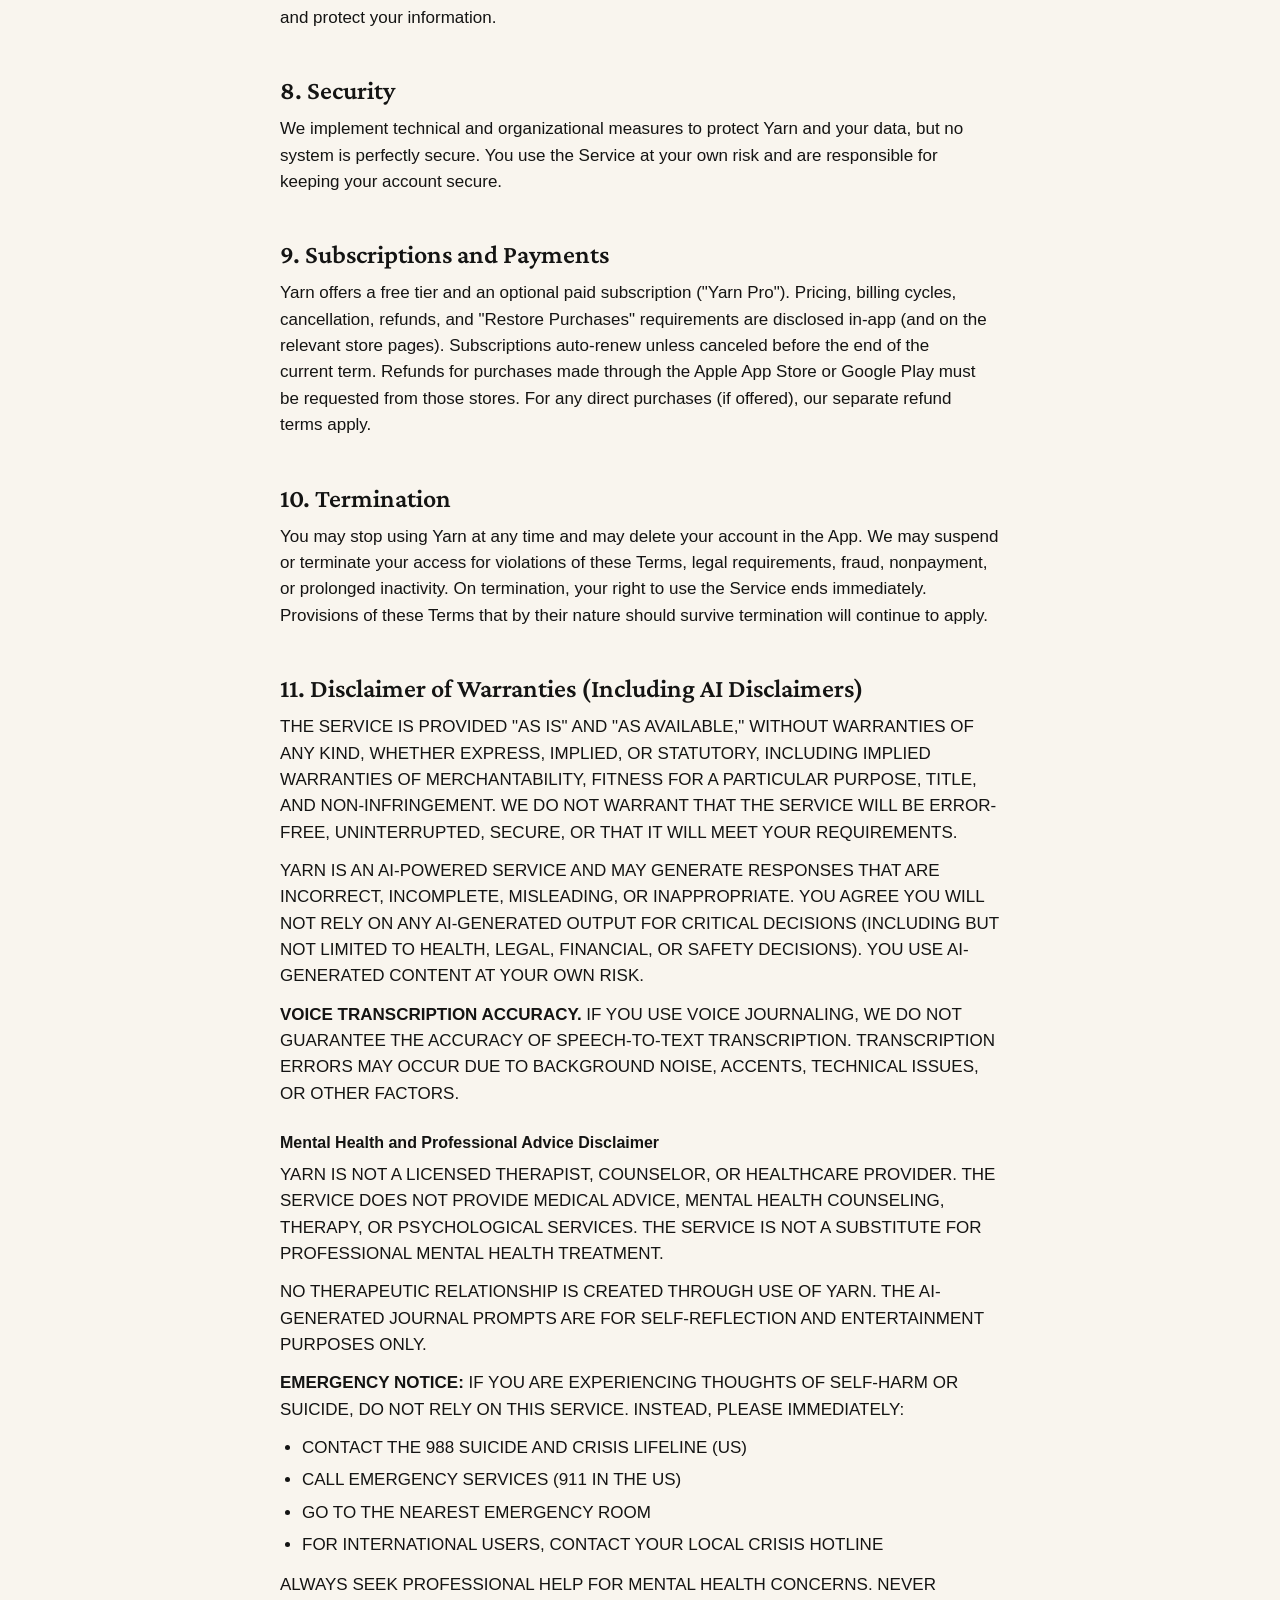
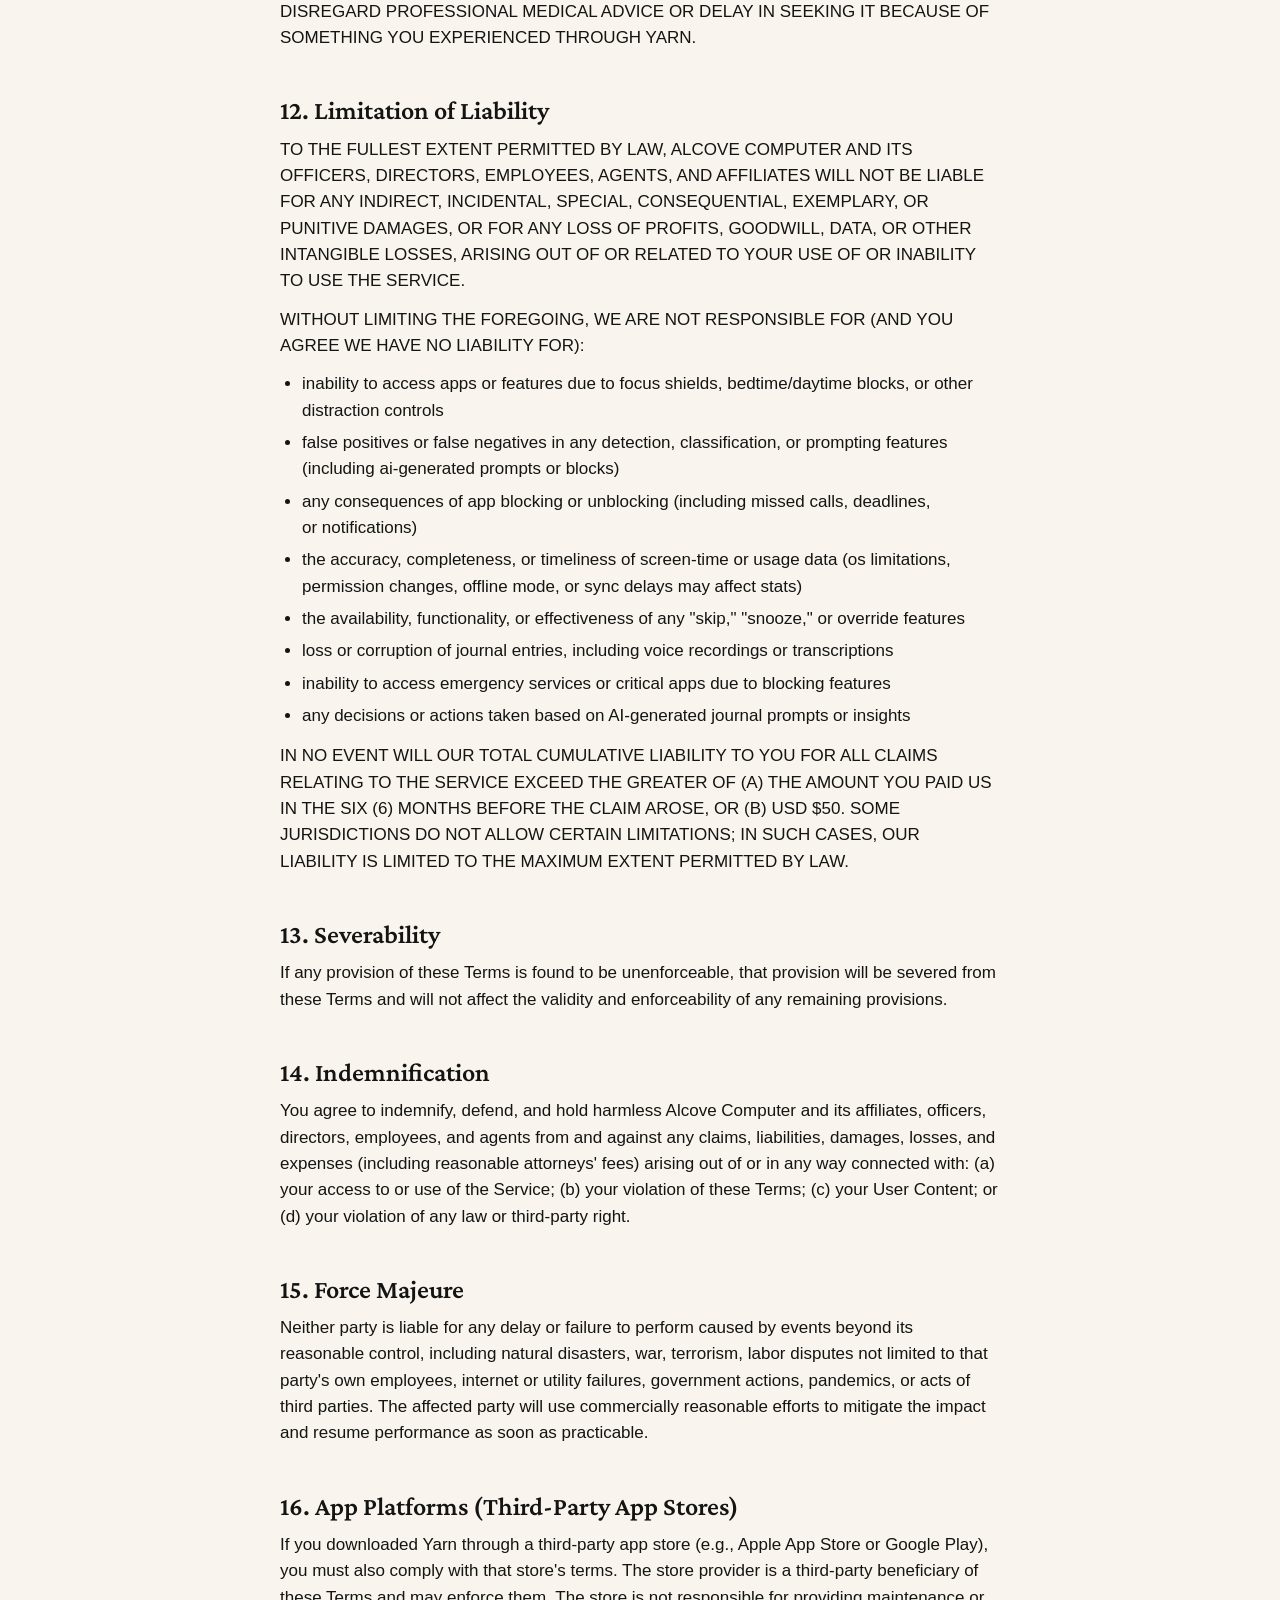
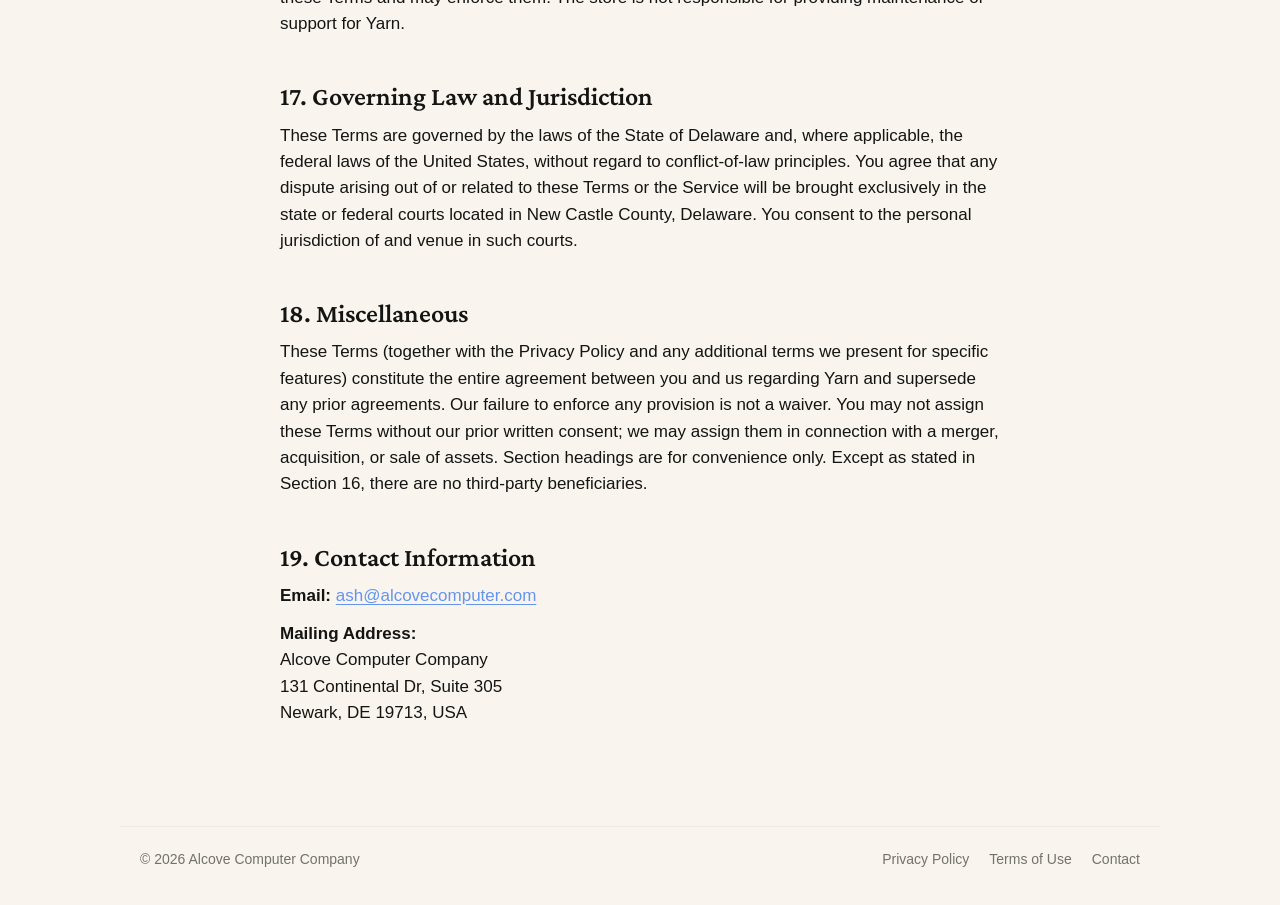
<file: _source/terms.html>
<!doctype html>
<html lang="en">
<title>Yarn Terms of Service</title>
<meta charset="utf-8">
<meta name="viewport" content="width=device-width, initial-scale=1, viewport-fit=cover">
<meta name="claude:viewport-fit-sides" content="cover">
<meta name="description" content="The terms of service for Yarn, the journal to unlock screen time app.">
<link rel="preconnect" href="https://fonts.googleapis.com">
<link rel="preconnect" href="https://fonts.gstatic.com" crossorigin>
<link rel="stylesheet" href="https://fonts.googleapis.com/css2?family=Crimson+Pro:ital,wght@0,400;0,500;0,600;1,400&display=swap">
<link rel="stylesheet" href="site.css">

<!-- Wobble filters, four of each. Every frame a drawing moves to a different
     one at random: strokes shift a little on their own and the crayon grain
     changes, like the same drawing traced again. "fine" is for small drawings. -->
<svg width="0" height="0" style="position:fixed;left:-100px;top:-100px;width:0;height:0;overflow:hidden" aria-hidden="true" focusable="false">
  <filter id="boil0" x="-6%" y="-6%" width="112%" height="112%" color-interpolation-filters="sRGB"><feTurbulence type="fractalNoise" baseFrequency="0.028" numOctaves="1" seed="3" result="lo"/><feDisplacementMap in="SourceGraphic" in2="lo" scale="4.4" xChannelSelector="R" yChannelSelector="G" result="d1"/><feTurbulence type="fractalNoise" baseFrequency="0.09" numOctaves="1" seed="11" result="hi"/><feDisplacementMap in="d1" in2="hi" scale="1.2" xChannelSelector="G" yChannelSelector="B" result="d2"/><feTurbulence type="fractalNoise" baseFrequency="0.5" numOctaves="2" seed="5" result="gr"/><feColorMatrix in="gr" type="matrix" values="0 0 0 0 0  0 0 0 0 0  0 0 0 0 0  -1.3 0 0 0 1.62" result="g"/><feComposite in="d2" in2="g" operator="in"/></filter>
  <filter id="boil1" x="-6%" y="-6%" width="112%" height="112%" color-interpolation-filters="sRGB"><feTurbulence type="fractalNoise" baseFrequency="0.028" numOctaves="1" seed="17" result="lo"/><feDisplacementMap in="SourceGraphic" in2="lo" scale="4.4" xChannelSelector="R" yChannelSelector="G" result="d1"/><feTurbulence type="fractalNoise" baseFrequency="0.09" numOctaves="1" seed="29" result="hi"/><feDisplacementMap in="d1" in2="hi" scale="1.2" xChannelSelector="G" yChannelSelector="B" result="d2"/><feTurbulence type="fractalNoise" baseFrequency="0.5" numOctaves="2" seed="41" result="gr"/><feColorMatrix in="gr" type="matrix" values="0 0 0 0 0  0 0 0 0 0  0 0 0 0 0  -1.3 0 0 0 1.62" result="g"/><feComposite in="d2" in2="g" operator="in"/></filter>
  <filter id="boil2" x="-6%" y="-6%" width="112%" height="112%" color-interpolation-filters="sRGB"><feTurbulence type="fractalNoise" baseFrequency="0.028" numOctaves="1" seed="53" result="lo"/><feDisplacementMap in="SourceGraphic" in2="lo" scale="4.4" xChannelSelector="R" yChannelSelector="G" result="d1"/><feTurbulence type="fractalNoise" baseFrequency="0.09" numOctaves="1" seed="61" result="hi"/><feDisplacementMap in="d1" in2="hi" scale="1.2" xChannelSelector="G" yChannelSelector="B" result="d2"/><feTurbulence type="fractalNoise" baseFrequency="0.5" numOctaves="2" seed="7" result="gr"/><feColorMatrix in="gr" type="matrix" values="0 0 0 0 0  0 0 0 0 0  0 0 0 0 0  -1.3 0 0 0 1.62" result="g"/><feComposite in="d2" in2="g" operator="in"/></filter>
  <filter id="boil3" x="-6%" y="-6%" width="112%" height="112%" color-interpolation-filters="sRGB"><feTurbulence type="fractalNoise" baseFrequency="0.028" numOctaves="1" seed="71" result="lo"/><feDisplacementMap in="SourceGraphic" in2="lo" scale="4.4" xChannelSelector="R" yChannelSelector="G" result="d1"/><feTurbulence type="fractalNoise" baseFrequency="0.09" numOctaves="1" seed="83" result="hi"/><feDisplacementMap in="d1" in2="hi" scale="1.2" xChannelSelector="G" yChannelSelector="B" result="d2"/><feTurbulence type="fractalNoise" baseFrequency="0.5" numOctaves="2" seed="97" result="gr"/><feColorMatrix in="gr" type="matrix" values="0 0 0 0 0  0 0 0 0 0  0 0 0 0 0  -1.3 0 0 0 1.62" result="g"/><feComposite in="d2" in2="g" operator="in"/></filter>
  <filter id="fine0" x="-6%" y="-6%" width="112%" height="112%" color-interpolation-filters="sRGB"><feTurbulence type="fractalNoise" baseFrequency="0.05" numOctaves="1" seed="3" result="lo"/><feDisplacementMap in="SourceGraphic" in2="lo" scale="2.0" xChannelSelector="R" yChannelSelector="G" result="d1"/><feTurbulence type="fractalNoise" baseFrequency="0.16" numOctaves="1" seed="11" result="hi"/><feDisplacementMap in="d1" in2="hi" scale="0.7" xChannelSelector="G" yChannelSelector="B" result="d2"/><feTurbulence type="fractalNoise" baseFrequency="0.8" numOctaves="2" seed="5" result="gr"/><feColorMatrix in="gr" type="matrix" values="0 0 0 0 0  0 0 0 0 0  0 0 0 0 0  -1.3 0 0 0 1.62" result="g"/><feComposite in="d2" in2="g" operator="in"/></filter>
  <filter id="fine1" x="-6%" y="-6%" width="112%" height="112%" color-interpolation-filters="sRGB"><feTurbulence type="fractalNoise" baseFrequency="0.05" numOctaves="1" seed="17" result="lo"/><feDisplacementMap in="SourceGraphic" in2="lo" scale="2.0" xChannelSelector="R" yChannelSelector="G" result="d1"/><feTurbulence type="fractalNoise" baseFrequency="0.16" numOctaves="1" seed="29" result="hi"/><feDisplacementMap in="d1" in2="hi" scale="0.7" xChannelSelector="G" yChannelSelector="B" result="d2"/><feTurbulence type="fractalNoise" baseFrequency="0.8" numOctaves="2" seed="41" result="gr"/><feColorMatrix in="gr" type="matrix" values="0 0 0 0 0  0 0 0 0 0  0 0 0 0 0  -1.3 0 0 0 1.62" result="g"/><feComposite in="d2" in2="g" operator="in"/></filter>
  <filter id="fine2" x="-6%" y="-6%" width="112%" height="112%" color-interpolation-filters="sRGB"><feTurbulence type="fractalNoise" baseFrequency="0.05" numOctaves="1" seed="53" result="lo"/><feDisplacementMap in="SourceGraphic" in2="lo" scale="2.0" xChannelSelector="R" yChannelSelector="G" result="d1"/><feTurbulence type="fractalNoise" baseFrequency="0.16" numOctaves="1" seed="61" result="hi"/><feDisplacementMap in="d1" in2="hi" scale="0.7" xChannelSelector="G" yChannelSelector="B" result="d2"/><feTurbulence type="fractalNoise" baseFrequency="0.8" numOctaves="2" seed="7" result="gr"/><feColorMatrix in="gr" type="matrix" values="0 0 0 0 0  0 0 0 0 0  0 0 0 0 0  -1.3 0 0 0 1.62" result="g"/><feComposite in="d2" in2="g" operator="in"/></filter>
  <filter id="fine3" x="-6%" y="-6%" width="112%" height="112%" color-interpolation-filters="sRGB"><feTurbulence type="fractalNoise" baseFrequency="0.05" numOctaves="1" seed="71" result="lo"/><feDisplacementMap in="SourceGraphic" in2="lo" scale="2.0" xChannelSelector="R" yChannelSelector="G" result="d1"/><feTurbulence type="fractalNoise" baseFrequency="0.16" numOctaves="1" seed="83" result="hi"/><feDisplacementMap in="d1" in2="hi" scale="0.7" xChannelSelector="G" yChannelSelector="B" result="d2"/><feTurbulence type="fractalNoise" baseFrequency="0.8" numOctaves="2" seed="97" result="gr"/><feColorMatrix in="gr" type="matrix" values="0 0 0 0 0  0 0 0 0 0  0 0 0 0 0  -1.3 0 0 0 1.62" result="g"/><feComposite in="d2" in2="g" operator="in"/></filter>
</svg>

<header class="wrap top">
  <a class="brand" href="index.html" aria-label="Yarn home">
    <i class="fig blue" style="--ar:256/212"><i class="ink" style="--src:url(img/yarn-face.png)"></i></i>
  </a>
  <nav class="nav" aria-label="Main">
    <a class="store small" href="https://apps.apple.com/app/id6746372250" target="_blank" rel="noopener"><svg viewBox="0 0 384 512" aria-hidden="true"><path d="M318.7 268.7c-.2-36.7 16.4-64.4 50-84.8-18.8-26.9-47.2-41.7-84.7-44.6-35.5-2.8-74.3 20.7-88.5 20.7-15 0-49.4-19.7-76.4-19.7C63.3 141.2 4 184.8 4 273.5q0 39.3 14.4 81.2c12.8 36.7 59 126.7 107.2 125.2 25.2-.6 43-17.9 75.8-17.9 31.8 0 48.3 17.9 76.4 17.9 48.6-.7 90.4-82.5 102.6-119.3-65.2-30.7-61.7-90-61.7-91.9zm-56.6-164.2c27.3-32.4 24.8-61.9 24-72.5-24.1 1.4-52 16.4-67.9 34.9-17.5 19.8-27.8 44.3-25.6 71.9 26.1 2 49.9-11.4 69.5-34.3z"/></svg>App Store</a>
  </nav>
</header>

<main class="wrap legal">
<div class="legal-head"><i class="drawing blue boil" style="aspect-ratio:484/369" role="img" aria-label="Yarn writing in a journal"><i class="ink" style="--src:url(img/yarn-journal.png)"></i></i><h1>Terms of Service</h1><p class="updated">Last Updated: July 13, 2025</p></div><div><p>Welcome to Yarn! These Terms of Service (&quot;Terms&quot;) are a legally binding agreement between you and Alcove Computer (&quot;Alcove,&quot; &quot;we,&quot; &quot;us,&quot; or &quot;our&quot;). They govern your access to and use of Yarn (the &quot;App&quot; or &quot;Service&quot;), including any mobile or desktop applications, websites, content, and services provided in connection with Yarn. By using Yarn, you agree to these Terms and to our Privacy Policy. If you do not agree, do not use the Service.</p><div><h2>1. Acceptance of Terms</h2><p>By creating an account or using Yarn, you confirm that you accept these Terms and will comply with them. If you are under the age of majority in your jurisdiction, you may use Yarn only with the consent and supervision of a parent or legal guardian who agrees to be bound by these Terms.</p></div><div><h2>2. Changes to These Terms</h2><p>We may modify these Terms at any time. Material changes will be communicated through the App, our website, or email at least 30 days before they take effect. Your continued use of Yarn after the effective date constitutes acceptance of the revised Terms.</p></div><div><h2>3. Permitted Uses and Prohibited Conduct</h2><p>Use Yarn only for lawful purposes and as these Terms allow. You agree not to:</p><ul><li>engage in illegal or harmful activity</li><li>attempt to gain unauthorized access to Yarn or our systems</li><li>decompile, reverse engineer, or create derivative works based on Yarn (except where permitted by law)</li><li>transmit unlawful, infringing, or obscene content</li><li>interfere with or disrupt the Service</li><li>bypass security or access controls</li><li>assist others in doing any of the foregoing</li></ul><p>We may suspend or terminate your account for violations.</p></div><div><h2>4. System Permissions and App Functionality</h2><p>To use Yarn&#x27;s core features, you must grant certain device permissions:</p><ul><li><strong>Screen Time/App Usage Access:</strong> Required to monitor and block apps</li><li><strong>Notification Access:</strong> Required to send unlock reminders and prompts</li><li><strong>Microphone Access (optional):</strong> Required only if you choose to use voice journaling</li></ul><p>You understand that:</p><ul><li>Denying or revoking these permissions may prevent Yarn from functioning properly</li><li>You are responsible for maintaining access to critical apps (emergency services, medical apps, work-critical apps) when setting up app blocks</li><li>Yarn cannot guarantee 100% blocking effectiveness due to OS limitations or workarounds</li><li>You should not rely on Yarn as the sole method for restricting access where safety is concerned (e.g., parental controls)</li></ul></div><div><h2>5. Eligibility; Accounts</h2><div><div><h3>5.1. Eligibility</h3><p>To be eligible to use the Service, you must be at least 13 years of age. Minors under the age of majority in their jurisdiction but that are at least 13 years of age are only permitted to use the Service if the minor&#x27;s parent or guardian accepts these Terms of Service on the minor&#x27;s behalf prior to use of the Service. Children under the age of 13 are not permitted to use the Service. Parents and guardians who allow minors to use Yarn should be aware that the Service includes AI-generated journaling prompts and app-blocking features that may limit access to other applications.</p></div><div><h3>5.2. Account</h3><p>As part of the registration process, you must provide us with accurate and complete information to allow us to create, verify, and maintain your account (&quot;Account&quot;). You are responsible for maintaining the confidentiality of your password and Account details, and are fully responsible for any and all activities that occur under your Account. You agree to immediately notify the Company of any unauthorized use of your Account or any other breach of security. By providing your mobile telephone number or email address, you agree that we may communicate with you via text messages or other electronic means to your mobile device, provided that we obtain your consent where we are legally required to do so.</p></div></div></div><div><h2>6. User Content and Intellectual Property</h2><div><div><h3>Yarn Content</h3><p>The Service and all content we provide (software, design, text, graphics, logos, etc.) are owned by Alcove or our licensors and are protected by intellectual-property laws. All rights not expressly granted are reserved.</p></div><div><h3>Your Content</h3><p>You retain ownership of the journal entries and any other content you input into Yarn (&quot;User Content&quot;). You grant us a limited, non-exclusive, worldwide, royalty-free license to host, store, process, and transmit your User Content solely to operate, maintain, and improve the Service. This license ends when you delete the content or your account (subject to backup retention and legal requirements described in the Privacy Policy).</p></div><div><h3>Voice Recordings</h3><p>If you choose to use voice journaling, you grant us permission to record, process, and transcribe your audio. Voice recordings are converted to text and the original audio files are deleted after transcription (unless you&#x27;ve enabled audio backup in settings). We use industry-standard speech-to-text services for transcription, which may involve third-party processors subject to our Privacy Policy.</p></div><div><h3>No-Training Promise</h3><p>We will not use your conversations, journal entries, or other personal content to train our AI models, nor will we share that content with third parties for advertising or other commercial purposes.</p></div><div><h3>Feedback</h3><p>Any suggestions, ideas, or feedback you provide may be used by us without obligation or compensation to you.</p></div></div></div><div><h2>7. Privacy</h2><p>Your use of Yarn is also governed by our <a href="privacy.html">Privacy Policy</a>, which explains how we collect, use, and protect your information.</p></div><div><h2>8. Security</h2><p>We implement technical and organizational measures to protect Yarn and your data, but no system is perfectly secure. You use the Service at your own risk and are responsible for keeping your account secure.</p></div><div><h2>9. Subscriptions and Payments</h2><p>Yarn offers a free tier and an optional paid subscription (&quot;Yarn Pro&quot;). Pricing, billing cycles, cancellation, refunds, and &quot;Restore Purchases&quot; requirements are disclosed in-app (and on the relevant store pages). Subscriptions auto-renew unless canceled before the end of the current term. Refunds for purchases made through the Apple App Store or Google Play must be requested from those stores. For any direct purchases (if offered), our separate refund terms apply.</p></div><div><h2>10. Termination</h2><p>You may stop using Yarn at any time and may delete your account in the App. We may suspend or terminate your access for violations of these Terms, legal requirements, fraud, nonpayment, or prolonged inactivity. On termination, your right to use the Service ends immediately. Provisions of these Terms that by their nature should survive termination will continue to apply.</p></div><div><h2>11. Disclaimer of Warranties (Including AI Disclaimers)</h2><p>THE SERVICE IS PROVIDED &quot;AS IS&quot; AND &quot;AS AVAILABLE,&quot; WITHOUT WARRANTIES OF ANY KIND, WHETHER EXPRESS, IMPLIED, OR STATUTORY, INCLUDING IMPLIED WARRANTIES OF MERCHANTABILITY, FITNESS FOR A PARTICULAR PURPOSE, TITLE, AND NON-INFRINGEMENT. WE DO NOT WARRANT THAT THE SERVICE WILL BE ERROR-FREE, UNINTERRUPTED, SECURE, OR THAT IT WILL MEET YOUR REQUIREMENTS.</p><p>YARN IS AN AI-POWERED SERVICE AND MAY GENERATE RESPONSES THAT ARE INCORRECT, INCOMPLETE, MISLEADING, OR INAPPROPRIATE. YOU AGREE YOU WILL NOT RELY ON ANY AI-GENERATED OUTPUT FOR CRITICAL DECISIONS (INCLUDING BUT NOT LIMITED TO HEALTH, LEGAL, FINANCIAL, OR SAFETY DECISIONS). YOU USE AI-GENERATED CONTENT AT YOUR OWN RISK.</p><p><strong>VOICE TRANSCRIPTION ACCURACY.</strong> IF YOU USE VOICE JOURNALING, WE DO NOT GUARANTEE THE ACCURACY OF SPEECH-TO-TEXT TRANSCRIPTION. TRANSCRIPTION ERRORS MAY OCCUR DUE TO BACKGROUND NOISE, ACCENTS, TECHNICAL ISSUES, OR OTHER FACTORS.</p><div><h3>Mental Health and Professional Advice Disclaimer</h3><p>YARN IS NOT A LICENSED THERAPIST, COUNSELOR, OR HEALTHCARE PROVIDER. THE SERVICE DOES NOT PROVIDE MEDICAL ADVICE, MENTAL HEALTH COUNSELING, THERAPY, OR PSYCHOLOGICAL SERVICES. THE SERVICE IS NOT A SUBSTITUTE FOR PROFESSIONAL MENTAL HEALTH TREATMENT.</p><p>NO THERAPEUTIC RELATIONSHIP IS CREATED THROUGH USE OF YARN. THE AI-GENERATED JOURNAL PROMPTS ARE FOR SELF-REFLECTION AND ENTERTAINMENT PURPOSES ONLY.</p><p><strong>EMERGENCY NOTICE:</strong> IF YOU ARE EXPERIENCING THOUGHTS OF SELF-HARM OR SUICIDE, DO NOT RELY ON THIS SERVICE. INSTEAD, PLEASE IMMEDIATELY:</p><ul><li>CONTACT THE 988 SUICIDE AND CRISIS LIFELINE (US)</li><li>CALL EMERGENCY SERVICES (911 IN THE US)</li><li>GO TO THE NEAREST EMERGENCY ROOM</li><li>FOR INTERNATIONAL USERS, CONTACT YOUR LOCAL CRISIS HOTLINE</li></ul><p>ALWAYS SEEK PROFESSIONAL HELP FOR MENTAL HEALTH CONCERNS. NEVER DISREGARD PROFESSIONAL MEDICAL ADVICE OR DELAY IN SEEKING IT BECAUSE OF SOMETHING YOU EXPERIENCED THROUGH YARN.</p></div></div><div><h2>12. Limitation of Liability</h2><p>TO THE FULLEST EXTENT PERMITTED BY LAW, ALCOVE COMPUTER AND ITS OFFICERS, DIRECTORS, EMPLOYEES, AGENTS, AND AFFILIATES WILL NOT BE LIABLE FOR ANY INDIRECT, INCIDENTAL, SPECIAL, CONSEQUENTIAL, EXEMPLARY, OR PUNITIVE DAMAGES, OR FOR ANY LOSS OF PROFITS, GOODWILL, DATA, OR OTHER INTANGIBLE LOSSES, ARISING OUT OF OR RELATED TO YOUR USE OF OR INABILITY TO USE THE SERVICE.</p><p>WITHOUT LIMITING THE FOREGOING, WE ARE NOT RESPONSIBLE FOR (AND YOU AGREE WE HAVE NO LIABILITY FOR):</p><ul><li>inability to access apps or features due to focus shields, bedtime/daytime blocks, or other distraction controls</li><li>false positives or false negatives in any detection, classification, or prompting features (including ai-generated prompts or blocks)</li><li>any consequences of app blocking or unblocking (including missed calls, deadlines, or notifications)</li><li>the accuracy, completeness, or timeliness of screen-time or usage data (os limitations, permission changes, offline mode, or sync delays may affect stats)</li><li>the availability, functionality, or effectiveness of any &quot;skip,&quot; &quot;snooze,&quot; or override features</li><li>loss or corruption of journal entries, including voice recordings or transcriptions</li><li>inability to access emergency services or critical apps due to blocking features</li><li>any decisions or actions taken based on AI-generated journal prompts or insights</li></ul><p>IN NO EVENT WILL OUR TOTAL CUMULATIVE LIABILITY TO YOU FOR ALL CLAIMS RELATING TO THE SERVICE EXCEED THE GREATER OF (A) THE AMOUNT YOU PAID US IN THE SIX (6) MONTHS BEFORE THE CLAIM AROSE, OR (B) USD $50. SOME JURISDICTIONS DO NOT ALLOW CERTAIN LIMITATIONS; IN SUCH CASES, OUR LIABILITY IS LIMITED TO THE MAXIMUM EXTENT PERMITTED BY LAW.</p></div><div><h2>13. Severability</h2><p>If any provision of these Terms is found to be unenforceable, that provision will be severed from these Terms and will not affect the validity and enforceability of any remaining provisions.</p></div><div><h2>14. Indemnification</h2><p>You agree to indemnify, defend, and hold harmless Alcove Computer and its affiliates, officers, directors, employees, and agents from and against any claims, liabilities, damages, losses, and expenses (including reasonable attorneys&#x27; fees) arising out of or in any way connected with: (a) your access to or use of the Service; (b) your violation of these Terms; (c) your User Content; or (d) your violation of any law or third-party right.</p></div><div><h2>15. Force Majeure</h2><p>Neither party is liable for any delay or failure to perform caused by events beyond its reasonable control, including natural disasters, war, terrorism, labor disputes not limited to that party&#x27;s own employees, internet or utility failures, government actions, pandemics, or acts of third parties. The affected party will use commercially reasonable efforts to mitigate the impact and resume performance as soon as practicable.</p></div><div><h2>16. App Platforms (Third-Party App Stores)</h2><p>If you downloaded Yarn through a third-party app store (e.g., Apple App Store or Google Play), you must also comply with that store&#x27;s terms. The store provider is a third-party beneficiary of these Terms and may enforce them. The store is not responsible for providing maintenance or support for Yarn.</p></div><div><h2>17. Governing Law and Jurisdiction</h2><p>These Terms are governed by the laws of the State of Delaware and, where applicable, the federal laws of the United States, without regard to conflict-of-law principles. You agree that any dispute arising out of or related to these Terms or the Service will be brought exclusively in the state or federal courts located in New Castle County, Delaware. You consent to the personal jurisdiction of and venue in such courts.</p></div><div><h2>18. Miscellaneous</h2><p>These Terms (together with the Privacy Policy and any additional terms we present for specific features) constitute the entire agreement between you and us regarding Yarn and supersede any prior agreements. Our failure to enforce any provision is not a waiver. You may not assign these Terms without our prior written consent; we may assign them in connection with a merger, acquisition, or sale of assets. Section headings are for convenience only. Except as stated in Section 16, there are no third-party beneficiaries.</p></div><div><h2>19. Contact Information</h2><div><p><strong>Email:</strong> <a href="mailto:ash@alcovecomputer.com">ash@alcovecomputer.com</a></p><p><strong>Mailing Address:</strong><br>Alcove Computer Company<br>131 Continental Dr, Suite 305<br>Newark, DE 19713, USA</p>

</main>

<footer class="wrap foot">
  <span>&copy; 2026 Alcove Computer Company</span>
  <nav aria-label="Footer">
    <a href="privacy.html">Privacy Policy</a>
    <a href="terms.html">Terms of Use</a>
    <a href="contact.html">Contact</a>
  </nav>
</footer>

<script src="site.js"></script>
</file>
<file: site.aebbaca5.css>
/* Layout: one calm column like a journal page; drawings sit beside short lines of copy, and one night band in the middle, the way the app's onboarding turns to night.
*/
:root{
  --paper:#F9F5EE;        /* white with a little warmth, like paper */
  --card:#EFEAE0;         /* warm divider tone for the paper */
  --ink:#141413;          /* primaryText */
  --soft:#73716D;         /* secondaryText */
  --pencil:#4A4944;       /* the books / journal drawings' grey */
  --blue:#6495ED;         /* cornflower, the onboarding blue */
  --button:#141413;
  --button-text:#FAF9F5;
  --night:#171312;
  --night-text:#FAF9F5;
  --night-soft:#C2C0B6;
  --night-card:#262422;
  --night-pill:#3A3633;
  --night-line:#33302D;
  --app-card:#F0EEE6;       /* the app's card behind the focus presets */
  --app-pill:#FAF9F5;
  --app-pill-line:#E2E0DA;
  --app-row-line:#C2C0B6;    /* the schedule row's thin border */
  --app-chip:#E2E0DA;
  --app-inset:#FAF9F5;       /* the lighter box inside Yarn's cards */
  --app-line:#D9D7D1;
  --app-button:#6F9BD6;      /* Yarn's card buttons (the app's cornflower) */
  --app-button-text:#FAF9F5;
  --pin:#F2B900;             /* pinned-note yellow */
  --mark:#D9E4FA;          /* selected text: a solid pale cornflower, like a highlighter */
  --night-mark:#3D5A94;
  --serif:"Crimson Pro","Iowan Old Style","Palatino Linotype",Georgia,serif;
  color-scheme:light;
  --sans:-apple-system,BlinkMacSystemFont,"SF Pro Text","Helvetica Neue",Arial,sans-serif;
}

/* Dark mode follows the visitor's phone, in the app's own dark background, so a late-night
   visit isn't a bright page. The whole page is night then, so the night band blends in. */
@media (prefers-color-scheme: dark){
  :root:not([data-theme="light"]){
      --paper:#171312; --card:#262422; --ink:#F8F8F7; --soft:#C2C0B6; --pencil:#F0EEE6;
    --blue:#7FA6F0; --button:#F8F8F7; --button-text:#141413;
    --night:#171312; --night-card:#262422; --night-pill:#32302D; --night-line:#2E2B29;
    --app-card:#262422; --app-pill:#171312; --app-pill-line:#3A3631; --app-row-line:#4E4B47; --app-chip:#3A3733;
    --app-inset:#32302D; --app-line:#454340; --app-button:#9BBEFF; --app-button-text:#262422; --pin:#FEC754;
    --mark:#3D5A94; color-scheme:dark;
  }
}
:root[data-theme="dark"]{
      --paper:#171312; --card:#262422; --ink:#F8F8F7; --soft:#C2C0B6; --pencil:#F0EEE6;
    --blue:#7FA6F0; --button:#F8F8F7; --button-text:#141413;
    --night:#171312; --night-card:#262422; --night-pill:#32302D; --night-line:#2E2B29;
    --app-card:#262422; --app-pill:#171312; --app-pill-line:#3A3631; --app-row-line:#4E4B47; --app-chip:#3A3733;
    --app-inset:#32302D; --app-line:#454340; --app-button:#9BBEFF; --app-button-text:#262422; --pin:#FEC754;
    --mark:#3D5A94; color-scheme:dark;
}

html{scroll-behavior:smooth}
/* No browser margin round the page, so the night band runs edge to edge. */
html,body{margin:0}
/* Nothing may stick out sideways: on iPhone that makes Safari zoom the whole page out. */
html,body{overflow-x:hidden}
@supports (overflow:clip){html,body{overflow-x:clip}}
body{background:var(--paper);color:var(--ink);font-family:var(--sans);font-size:17px;line-height:1.55;-webkit-font-smoothing:antialiased}
a{color:inherit}
.wrap{max-width:1000px;margin:0 auto;padding-left:max(20px,env(safe-area-inset-left,0px));padding-right:max(20px,env(safe-area-inset-right,0px))}
[hidden]{display:none!important}
/* Hidden but still read by Google and screen readers. clip-path as well as clip, so Safari shows no stray pixel of it. */
.sr{position:absolute;width:1px;height:1px;margin:-1px;padding:0;border:0;overflow:hidden;clip:rect(0 0 0 0);clip-path:inset(50%);white-space:nowrap}
::selection{background:var(--mark);color:var(--ink)}
.night ::selection{background:var(--night-mark);color:var(--night-text)}
:focus-visible{outline:2.5px solid var(--blue);outline-offset:3px;border-radius:6px}

/* ---------- Drawings ----------
   Every drawing is the original PNG used as a mask and filled with a theme
   colour, so the same art recolours itself for light and dark. A .fig has
   the drawing's own proportions, so its parts (cut from the same drawing,
   same canvas) line up exactly and can move on their own.
   .boil runs it through a wobble filter that changes every 0.15s (the
   logo's own frame rate), each drawing on its own beat: strokes shift a
   little and the crayon grain changes, as if traced again by hand. */
.fig,.drawing{position:relative;display:block;max-width:100%}
.fig{aspect-ratio:var(--ar)}
.ink{position:absolute;inset:0;background:var(--c,var(--blue));
  -webkit-mask:var(--src) center/contain no-repeat;mask:var(--src) center/contain no-repeat}
.ink.off{visibility:hidden}
.boil{filter:url(#boil0)}
.boil[data-b="1"]{filter:url(#boil1)}
.boil[data-b="2"]{filter:url(#boil2)}
.boil[data-b="3"]{filter:url(#boil3)}
.boil.fine{filter:url(#fine0)}
.boil.fine[data-b="1"]{filter:url(#fine1)}
.boil.fine[data-b="2"]{filter:url(#fine2)}
.boil.fine[data-b="3"]{filter:url(#fine3)}
.blue{--c:var(--blue)}
.pencil{--c:var(--pencil)}

/* Stop-motion timing: every move holds a pose, then snaps to the next. */
@keyframes bump{0%{transform:scale(1.035,.965)}50%{transform:scale(.985,1.015)}100%{transform:none}}
.layers{position:absolute;inset:0}
.bump{animation:bump .25s steps(1);transform-origin:50% 100%}

/* Parts that move on their own */
@keyframes zzz{0%{translate:0 0}25%{translate:1.5% -4%}50%{translate:3% -8%}75%{translate:1.5% -4%}}
@keyframes rock{0%{rotate:-7deg}50%{rotate:5deg}}
@keyframes blink{0%{visibility:visible}50%{visibility:hidden}}
@keyframes twinkle{0%,70%{visibility:visible}72%{visibility:hidden}84%{visibility:visible}}
@keyframes write{
  0%{rotate:0deg;translate:0 0}8%{rotate:-3deg;translate:-.6% 0}16%{rotate:2deg;translate:.4% -.4%}
  24%{rotate:-2.5deg;translate:-.4% 0}32%{rotate:1.5deg;translate:.6% -.3%}40%,100%{rotate:0deg;translate:0 0}
}
/* A swipe: a long pause, then the screen slides up in five stop-motion steps. */
@keyframes flick{0%,50%{translate:0 0}55%{translate:0 -12%}60%{translate:0 -32%}65%{translate:0 -58%}70%{translate:0 -82%}75%,100%{translate:0 -100%}}
.zzz{animation:zzz 2.4s steps(1) infinite}
.moon{animation:rock 2s steps(1) infinite;transform-origin:77% 10%}
.colon{animation:blink 1s steps(1) infinite}
.stars{animation:twinkle 3s steps(1) infinite}
/* The phone's light on Yarn's face changes as the videos change. */
@keyframes flicker{0%{visibility:visible}14%{visibility:hidden}22%{visibility:visible}46%{visibility:hidden}58%{visibility:visible}66%{visibility:hidden}88%{visibility:visible}}
.glow-hi{animation:flicker 2.6s steps(1) infinite}
.ring{position:absolute;inset:0}
.pen{animation:write 2.2s steps(1) infinite;transform-origin:67% 86%}
.feed{position:absolute;inset:0;clip-path:inset(11.9% 8.7% 5.1% 11.3%)}
.feed .ink{animation:flick 1.6s steps(1) infinite}
.feed .ink.next{top:100%;bottom:-100%}

/* ---------- Header ---------- */
.top{display:flex;align-items:center;justify-content:space-between;gap:16px;padding-block:18px}
.brand{display:flex;align-items:center;gap:10px;text-decoration:none}
.brand .fig{width:46px}
.nav{display:flex;align-items:center;gap:22px;font-size:15px;font-weight:500}
.nav a.text{text-decoration:none;color:var(--soft)}
.nav a.text:hover{color:var(--ink)}

/* The whole button tilts as one piece and snaps there, like a card nudged by hand. */
.store{display:inline-flex;align-items:center;gap:9px;background:var(--button);color:var(--button-text);
  text-decoration:none;font-weight:600;font-size:16px;padding:13px 22px 13px 18px;border-radius:16px}
.store:hover{transform:rotate(-2deg) translateY(-1px)}
.store:active{transform:rotate(1deg) translateY(1px)}
.store svg{width:19px;height:19px;flex:none;fill:currentColor;margin-top:-2px}
.store.small{font-size:14px;padding:9px 15px 9px 13px;border-radius:13px;gap:7px}
.store.small svg{width:15px;height:15px}

/* ---------- Hero ---------- */
.hero{display:flex;flex-direction:column;align-items:center;text-align:center;padding-block:28px 88px;gap:24px}
.hero .logo{width:min(520px,92%);cursor:pointer}
.hero .lede{font-family:var(--serif);font-size:clamp(30px,4.6vw,44px);line-height:1.12;font-weight:500;max-width:18ch;text-wrap:balance;margin:0}
.hero .tagline{font-size:21px;margin:-8px 0 0;color:var(--ink)}
.hero p.sub{color:var(--soft);max-width:44ch;margin:0;text-wrap:pretty}
.meta{font-size:13.5px;color:var(--soft)}

/* ---------- Features ---------- */
.features{display:grid;gap:clamp(56px,9vw,104px);padding-block:24px 104px}
.feature{display:grid;grid-template-columns:minmax(0,1fr) minmax(0,1fr);align-items:center;gap:clamp(24px,6vw,72px)}
.feature:nth-child(even) .art{order:2}
/* After the night band the zigzag carries on: its drawing is on the left, so the next one goes right. */
.after-night .feature:nth-child(odd) .art{order:2}
.after-night .feature:nth-child(even) .art{order:0}
/* Pinned Notes and Privacy as a pair: drawing above, text below, side by side. */
.pair{display:grid;grid-template-columns:repeat(2,minmax(0,1fr));gap:clamp(40px,7vw,88px);align-items:start}
.after-night .pair .feature .art{order:0;height:190px;align-items:flex-end}
.pair .feature{grid-template-columns:minmax(0,1fr);justify-items:center;text-align:center;gap:26px}
.pair .feature p{margin-inline:auto;max-width:36ch}
.pair .writer{width:min(240px,60vw)}
.pair .lock{width:min(104px,30vw)}
.feature .art{display:flex;justify-content:center}
.feature h2,.night h2,.about h2{font-family:var(--serif);font-weight:600;font-size:clamp(28px,3.6vw,36px);line-height:1.1;margin:0 0 12px;text-wrap:balance}
.feature p,.night p{margin:0;max-width:40ch;color:var(--soft);text-wrap:pretty}
.feature .copy{min-width:0}
.phone-stage{position:relative;display:block;width:min(200px,56vw);aspect-ratio:275/471}
.phone-stage .scene{height:100%}
/* The spinning icons are full-size layers; keep their invisible corners inside the drawing. */
.spinner{width:min(300px,76vw);overflow:hidden}
@supports (overflow:clip){.spinner{overflow:clip}}
.books{width:min(250px,64vw)}


/* ---------- Night band ---------- */
.night{background:var(--night);color:var(--night-text);--blue:#7FA6F0;--pencil:#F0EEE6}
.night .wrap{display:grid;grid-template-columns:minmax(0,1fr) minmax(0,1fr);align-items:center;gap:clamp(24px,6vw,72px);padding-block:96px}
.night p{color:var(--night-soft)}
.night .copy{min-width:0}
.stage{position:relative;width:min(300px,72vw);aspect-ratio:1;margin:0 auto}
.scene{position:absolute;left:50%;top:50%;translate:-50% -50%;height:88%}
.scene.wide{width:92%;height:auto}
.scene.full{height:112%}

.picker{margin:26px 0 0;max-width:330px;background:var(--night-card);border-radius:14px;padding:4px 0}
.picker div{display:flex;align-items:center;justify-content:space-between;gap:16px;padding:9px 12px 9px 16px}
.picker div+div{border-top:1px solid var(--night-line)}
.picker dt{font-size:16px;color:var(--night-text)}
.picker dd{margin:0;background:var(--night-pill);color:var(--night-text);border-radius:8px;padding:5px 11px;font-size:17px;font-weight:500;font-variant-numeric:tabular-nums}

/* ---------- Focus presets (from the app) ---------- */
.presets{margin-top:24px;max-width:340px;background:var(--app-card);border-radius:16px;padding:14px 0;display:grid;gap:8px;overflow:hidden}
/* Only the pills fade at the sides, like the app; the card stays solid. */
.preset-row{overflow:hidden;-webkit-mask:linear-gradient(90deg,transparent,#000 40px,#000 calc(100% - 40px),transparent);mask:linear-gradient(90deg,transparent,#000 40px,#000 calc(100% - 40px),transparent)}
.preset-track{display:flex;gap:8px;width:max-content;animation:drift 60s linear infinite}
.preset-row.right .preset-track{animation-direction:reverse;animation-duration:70s}
.preset-track span{flex:none;font-size:15px;font-weight:500;color:var(--ink);background:var(--app-pill);border:1px solid var(--app-pill-line);border-radius:16px;padding:10px 14px;white-space:nowrap}
@keyframes drift{to{transform:translateX(-50%)}}
.presets{box-sizing:border-box;width:100%}

/* ---------- Yarn's cards (Talk to Yarn) ----------
   Copied from the app's chat cards: card, header, lighter inset box, button. */
.yarn-chat{position:relative;width:100%;max-width:340px;height:330px;margin-top:24px}
.face{width:min(240px,62vw)}
.chat-scene{position:absolute;inset:0;display:flex;align-items:flex-start;justify-content:flex-start}
/* The chat's typing ball: small, top-left, where Yarn's reply starts. */
.chat-scene .ball{width:60px;margin:4px 0 0 2px}
.y-card{width:100%;box-sizing:border-box;background:var(--app-card);border:1px solid var(--app-line);border-radius:18px;padding:16px;display:grid;gap:14px;text-align:left}
.y-head{display:flex;justify-content:space-between;align-items:flex-start;gap:12px}
.y-title{font-family:var(--serif);font-weight:600;font-size:21px;line-height:1.15;color:var(--ink)}
.y-sub{font-size:13px;font-weight:600;color:var(--soft);margin:4px 0 0 2px}
.y-x{width:12px;height:12px;flex:none;color:var(--soft);margin-top:4px}
.y-inset{background:var(--app-inset);border-radius:18px;padding:12px;display:grid;gap:10px}
.y-row{display:flex;justify-content:space-between;align-items:baseline}
.y-row span{font-size:13px;font-weight:600;color:var(--soft)}
.y-row b{font-size:15px;font-weight:600;color:var(--ink)}
.y-row em{font-size:15px;font-style:normal;color:var(--ink)}
.y-rule{height:1px;background:var(--app-line)}
.y-btn{height:46px;border-radius:16px;background:var(--app-button);color:var(--app-button-text);font-size:16px;font-weight:600;display:flex;align-items:center;justify-content:center;gap:8px}
.y-btn svg{width:15px;height:15px}
.y-link{font-size:14px;font-weight:600;color:var(--soft);text-align:center;margin-top:-4px}
.y-idea{background:var(--app-inset);border:1px solid var(--app-line);border-radius:18px;padding:12px 14px;display:grid;gap:4px;text-align:center}
.y-idea small{font-size:11px;font-weight:700;letter-spacing:.02em;color:var(--soft)}
.y-idea span{font-family:var(--serif);font-size:18px;font-weight:600;line-height:1.2;color:var(--pin)}
.y-idea.prompt span{color:var(--app-button)}

/* ---------- Reviews ----------
   Two App Store reviews and Mapu's Substack post, three cards the same size, in the App
   Store's greys and system font. Each reads top to bottom the same way: where it's from,
   the title, the words, then who and when, which sits on the bottom edge of every card. */
.reviews{display:grid;grid-template-columns:repeat(3,minmax(0,1fr));gap:clamp(14px,2.4vw,24px);padding-block:0 104px;
  --r-card:var(--app-card);--r-text:var(--ink);--r-soft:var(--soft)}
.review{margin:0;display:flex;flex-direction:column;gap:10px;background:var(--r-card);color:var(--r-text);border-radius:26px;padding:22px;text-align:left;text-decoration:none;
  font-family:-apple-system,BlinkMacSystemFont,"SF Pro Text","Helvetica Neue",Arial,sans-serif}
.review:hover h3{text-decoration:underline;text-underline-offset:3px}
.r-top{display:flex;align-items:center;gap:6px;height:18px;font-size:14px;font-weight:600;color:var(--r-text)}
.review .rating{font-size:15px;letter-spacing:1px;color:var(--r-text)}
.p-logo{width:14px;height:14px;fill:currentColor}
.review h3{margin:0;font-size:17px;line-height:1.3;font-weight:600;letter-spacing:-.01em;text-wrap:balance}
.review blockquote{margin:0;flex:1;font-size:15px;line-height:1.45;text-wrap:pretty}
.r-by{margin-top:6px;font-size:14px;color:var(--r-soft)}
.r-by b{font-weight:600;color:var(--r-text)}

/* ---------- About ---------- */
/* About is centred, a change of pace after the zigzag and the pair. */
.about{padding-block:0 8px}
.about .wrap{display:flex;flex-direction:column;align-items:center;gap:26px}
.about .copy{min-width:0;max-width:46ch;text-align:center}
.about .manifesto{text-align:center}
.manifesto{margin:0;max-width:44ch;color:var(--soft);text-wrap:pretty}
.writer{width:min(270px,66vw)}
.reader{width:min(200px,54vw);order:-1}

/* ---------- Privacy ---------- */
.features.after-night{padding-block:104px}
.lock{width:min(140px,40vw)}
/* Sits at the end of the privacy line, as part of the text. */
.more{font:inherit;color:var(--blue);text-decoration:none}
.more:hover{color:var(--ink)}

/* ---------- End ---------- */
.end{display:flex;flex-direction:column;align-items:center;text-align:center;gap:16px;padding-block:80px 48px}
.bedside{display:flex;align-items:flex-end;gap:10px;margin-bottom:6px}
.end .sleepy{width:170px}
.lying{display:flex;flex-direction:column;align-items:flex-start;gap:6px;width:96px}
.flat{width:96px;rotate:5deg;transform-origin:50% 100%}
.phone-zs{width:44px;margin-left:52px;animation:rise 2.4s steps(1) -1.2s infinite}
@keyframes rise{0%{translate:0 0}25%{translate:1px -5px}50%{translate:2px -10px}75%{translate:1px -5px}}
.foot{display:flex;flex-wrap:wrap;justify-content:space-between;gap:12px 24px;border-top:1.5px solid var(--card);padding-block:22px 34px;font-size:14px;color:var(--soft)}
.foot nav{display:flex;gap:20px;flex-wrap:wrap}
.foot a{text-decoration:none}
.foot a:hover{color:var(--ink)}

@media (max-width:860px){.reviews{grid-template-columns:minmax(0,1fr);max-width:520px}}
@media (max-width:720px){
  .feature,.night .wrap,.pair{grid-template-columns:minmax(0,1fr)}
  .feature .art,.feature:nth-child(even) .art,.after-night .feature:nth-child(odd) .art{order:0}
  .feature,.night .copy{text-align:center}
  .feature p,.night p,.manifesto{margin-inline:auto}
  .picker{margin-inline:auto;text-align:left}
  .presets,.yarn-chat{margin-inline:auto}
  .about .reader{order:-1}
  .nav a.text{display:none}
  .night .wrap{padding-block:72px}
}
@media (prefers-reduced-motion: reduce){
  .boil,.boil[data-b]{filter:none}
  .preset-track,.bump,.glow-hi,.phone-zs,.zzz,.moon,.colon,.stars,.pen,.feed .ink{animation:none}
  .store:hover,.store:active{transform:none}
}

/* ---------- Terms and privacy ---------- */
.legal{max-width:720px;padding-block:32px 88px}
.legal-head{display:flex;flex-direction:column;align-items:flex-start;gap:6px;margin-bottom:40px}
.legal-head .drawing{height:104px;margin-bottom:14px}
.legal h1{font-family:var(--serif);font-weight:600;font-size:clamp(36px,5vw,48px);line-height:1.05;margin:0}
.legal .updated{color:var(--soft);font-size:14px;margin:0}
.legal h2{font-family:var(--serif);font-weight:600;font-size:26px;line-height:1.2;margin:44px 0 10px}
.legal h3{font-size:16px;font-weight:600;margin:24px 0 6px}
.legal p,.legal li{text-wrap:pretty}
.legal p{margin:0 0 12px}
.legal ul,.legal ol{margin:0 0 14px;padding-left:22px;display:grid;gap:6px}
.legal a{color:var(--blue);text-underline-offset:3px}
.legal strong{font-weight:600}

/* ---------- Contact ---------- */
.contact-card{display:grid;gap:18px;margin-top:8px}
.contact-card h2{margin-top:0}
.email{display:flex;flex-wrap:wrap;align-items:center;gap:10px 14px}
.email code{font-family:var(--serif);font-size:clamp(22px,3vw,26px);user-select:all;overflow-wrap:anywhere}
.copy-btn{font:inherit;font-size:14px;font-weight:600;color:var(--button-text);background:var(--button);border:0;border-radius:11px;padding:8px 14px;cursor:pointer}
.copy-btn:hover{transform:rotate(-2deg) translateY(-1px)}
address{font-style:normal}
</file>
<file: _source/site.css>
/* Layout: one calm column like a journal page; drawings sit beside short lines of copy, and one night band in the middle, the way the app's onboarding turns to night.
*/
:root{
  --paper:#F9F5EE;        /* white with a little warmth, like paper */
  --card:#EFEAE0;         /* warm divider tone for the paper */
  --ink:#141413;          /* primaryText */
  --soft:#73716D;         /* secondaryText */
  --pencil:#4A4944;       /* the books / journal drawings' grey */
  --blue:#6495ED;         /* cornflower, the onboarding blue */
  --button:#141413;
  --button-text:#FAF9F5;
  --night:#171312;
  --night-text:#FAF9F5;
  --night-soft:#C2C0B6;
  --night-card:#262422;
  --night-pill:#3A3633;
  --night-line:#33302D;
  --app-card:#F0EEE6;       /* the app's card behind the focus presets */
  --app-pill:#FAF9F5;
  --app-pill-line:#E2E0DA;
  --app-row-line:#C2C0B6;    /* the schedule row's thin border */
  --app-chip:#E2E0DA;
  --app-inset:#FAF9F5;       /* the lighter box inside Yarn's cards */
  --app-line:#D9D7D1;
  --app-button:#6F9BD6;      /* Yarn's card buttons (the app's cornflower) */
  --app-button-text:#FAF9F5;
  --pin:#F2B900;             /* pinned-note yellow */
  --mark:#D9E4FA;          /* selected text: a solid pale cornflower, like a highlighter */
  --night-mark:#3D5A94;
  --serif:"Crimson Pro","Iowan Old Style","Palatino Linotype",Georgia,serif;
  color-scheme:light;
  --sans:-apple-system,BlinkMacSystemFont,"SF Pro Text","Helvetica Neue",Arial,sans-serif;
}

/* Dark mode follows the visitor's phone, in the app's own dark background, so a late-night
   visit isn't a bright page. The whole page is night then, so the night band blends in. */
@media (prefers-color-scheme: dark){
  :root:not([data-theme="light"]){
      --paper:#171312; --card:#262422; --ink:#F8F8F7; --soft:#C2C0B6; --pencil:#F0EEE6;
    --blue:#7FA6F0; --button:#F8F8F7; --button-text:#141413;
    --night:#171312; --night-card:#262422; --night-pill:#32302D; --night-line:#2E2B29;
    --app-card:#262422; --app-pill:#171312; --app-pill-line:#3A3631; --app-row-line:#4E4B47; --app-chip:#3A3733;
    --app-inset:#32302D; --app-line:#454340; --app-button:#9BBEFF; --app-button-text:#262422; --pin:#FEC754;
    --mark:#3D5A94; color-scheme:dark;
  }
}
:root[data-theme="dark"]{
      --paper:#171312; --card:#262422; --ink:#F8F8F7; --soft:#C2C0B6; --pencil:#F0EEE6;
    --blue:#7FA6F0; --button:#F8F8F7; --button-text:#141413;
    --night:#171312; --night-card:#262422; --night-pill:#32302D; --night-line:#2E2B29;
    --app-card:#262422; --app-pill:#171312; --app-pill-line:#3A3631; --app-row-line:#4E4B47; --app-chip:#3A3733;
    --app-inset:#32302D; --app-line:#454340; --app-button:#9BBEFF; --app-button-text:#262422; --pin:#FEC754;
    --mark:#3D5A94; color-scheme:dark;
}

html{scroll-behavior:smooth}
/* No browser margin round the page, so the night band runs edge to edge. */
html,body{margin:0}
/* Nothing may stick out sideways: on iPhone that makes Safari zoom the whole page out. */
html,body{overflow-x:hidden}
@supports (overflow:clip){html,body{overflow-x:clip}}
body{background:var(--paper);color:var(--ink);font-family:var(--sans);font-size:17px;line-height:1.55;-webkit-font-smoothing:antialiased}
a{color:inherit}
.wrap{max-width:1000px;margin:0 auto;padding-left:max(20px,env(safe-area-inset-left,0px));padding-right:max(20px,env(safe-area-inset-right,0px))}
[hidden]{display:none!important}
/* Hidden but still read by Google and screen readers. clip-path as well as clip, so Safari shows no stray pixel of it. */
.sr{position:absolute;width:1px;height:1px;margin:-1px;padding:0;border:0;overflow:hidden;clip:rect(0 0 0 0);clip-path:inset(50%);white-space:nowrap}
::selection{background:var(--mark);color:var(--ink)}
.night ::selection{background:var(--night-mark);color:var(--night-text)}
:focus-visible{outline:2.5px solid var(--blue);outline-offset:3px;border-radius:6px}

/* ---------- Drawings ----------
   Every drawing is the original PNG used as a mask and filled with a theme
   colour, so the same art recolours itself for light and dark. A .fig has
   the drawing's own proportions, so its parts (cut from the same drawing,
   same canvas) line up exactly and can move on their own.
   .boil runs it through a wobble filter that changes every 0.15s (the
   logo's own frame rate), each drawing on its own beat: strokes shift a
   little and the crayon grain changes, as if traced again by hand. */
.fig,.drawing{position:relative;display:block;max-width:100%}
.fig{aspect-ratio:var(--ar)}
.ink{position:absolute;inset:0;background:var(--c,var(--blue));
  -webkit-mask:var(--src) center/contain no-repeat;mask:var(--src) center/contain no-repeat}
.ink.off{visibility:hidden}
.boil{filter:url(#boil0)}
.boil[data-b="1"]{filter:url(#boil1)}
.boil[data-b="2"]{filter:url(#boil2)}
.boil[data-b="3"]{filter:url(#boil3)}
.boil.fine{filter:url(#fine0)}
.boil.fine[data-b="1"]{filter:url(#fine1)}
.boil.fine[data-b="2"]{filter:url(#fine2)}
.boil.fine[data-b="3"]{filter:url(#fine3)}
.blue{--c:var(--blue)}
.pencil{--c:var(--pencil)}

/* Stop-motion timing: every move holds a pose, then snaps to the next. */
@keyframes bump{0%{transform:scale(1.035,.965)}50%{transform:scale(.985,1.015)}100%{transform:none}}
.layers{position:absolute;inset:0}
.bump{animation:bump .25s steps(1);transform-origin:50% 100%}

/* Parts that move on their own */
@keyframes zzz{0%{translate:0 0}25%{translate:1.5% -4%}50%{translate:3% -8%}75%{translate:1.5% -4%}}
@keyframes rock{0%{rotate:-7deg}50%{rotate:5deg}}
@keyframes blink{0%{visibility:visible}50%{visibility:hidden}}
@keyframes twinkle{0%,70%{visibility:visible}72%{visibility:hidden}84%{visibility:visible}}
@keyframes write{
  0%{rotate:0deg;translate:0 0}8%{rotate:-3deg;translate:-.6% 0}16%{rotate:2deg;translate:.4% -.4%}
  24%{rotate:-2.5deg;translate:-.4% 0}32%{rotate:1.5deg;translate:.6% -.3%}40%,100%{rotate:0deg;translate:0 0}
}
/* A swipe: a long pause, then the screen slides up in five stop-motion steps. */
@keyframes flick{0%,50%{translate:0 0}55%{translate:0 -12%}60%{translate:0 -32%}65%{translate:0 -58%}70%{translate:0 -82%}75%,100%{translate:0 -100%}}
.zzz{animation:zzz 2.4s steps(1) infinite}
.moon{animation:rock 2s steps(1) infinite;transform-origin:77% 10%}
.colon{animation:blink 1s steps(1) infinite}
.stars{animation:twinkle 3s steps(1) infinite}
/* The phone's light on Yarn's face changes as the videos change. */
@keyframes flicker{0%{visibility:visible}14%{visibility:hidden}22%{visibility:visible}46%{visibility:hidden}58%{visibility:visible}66%{visibility:hidden}88%{visibility:visible}}
.glow-hi{animation:flicker 2.6s steps(1) infinite}
.ring{position:absolute;inset:0}
.pen{animation:write 2.2s steps(1) infinite;transform-origin:67% 86%}
.feed{position:absolute;inset:0;clip-path:inset(11.9% 8.7% 5.1% 11.3%)}
.feed .ink{animation:flick 1.6s steps(1) infinite}
.feed .ink.next{top:100%;bottom:-100%}

/* ---------- Header ---------- */
.top{display:flex;align-items:center;justify-content:space-between;gap:16px;padding-block:18px}
.brand{display:flex;align-items:center;gap:10px;text-decoration:none}
.brand .fig{width:46px}
.nav{display:flex;align-items:center;gap:22px;font-size:15px;font-weight:500}
.nav a.text{text-decoration:none;color:var(--soft)}
.nav a.text:hover{color:var(--ink)}

/* The whole button tilts as one piece and snaps there, like a card nudged by hand. */
.store{display:inline-flex;align-items:center;gap:9px;background:var(--button);color:var(--button-text);
  text-decoration:none;font-weight:600;font-size:16px;padding:13px 22px 13px 18px;border-radius:16px}
.store:hover{transform:rotate(-2deg) translateY(-1px)}
.store:active{transform:rotate(1deg) translateY(1px)}
.store svg{width:19px;height:19px;flex:none;fill:currentColor;margin-top:-2px}
.store.small{font-size:14px;padding:9px 15px 9px 13px;border-radius:13px;gap:7px}
.store.small svg{width:15px;height:15px}

/* ---------- Hero ---------- */
.hero{display:flex;flex-direction:column;align-items:center;text-align:center;padding-block:28px 88px;gap:24px}
.hero .logo{width:min(520px,92%);cursor:pointer}
.hero .lede{font-family:var(--serif);font-size:clamp(30px,4.6vw,44px);line-height:1.12;font-weight:500;max-width:18ch;text-wrap:balance;margin:0}
.hero .tagline{font-size:21px;margin:-8px 0 0;color:var(--ink)}
.hero p.sub{color:var(--soft);max-width:44ch;margin:0;text-wrap:pretty}
.meta{font-size:13.5px;color:var(--soft)}

/* ---------- Features ---------- */
.features{display:grid;gap:clamp(56px,9vw,104px);padding-block:24px 104px}
.feature{display:grid;grid-template-columns:minmax(0,1fr) minmax(0,1fr);align-items:center;gap:clamp(24px,6vw,72px)}
.feature:nth-child(even) .art{order:2}
/* After the night band the zigzag carries on: its drawing is on the left, so the next one goes right. */
.after-night .feature:nth-child(odd) .art{order:2}
.after-night .feature:nth-child(even) .art{order:0}
/* Pinned Notes and Privacy as a pair: drawing above, text below, side by side. */
.pair{display:grid;grid-template-columns:repeat(2,minmax(0,1fr));gap:clamp(40px,7vw,88px);align-items:start}
.after-night .pair .feature .art{order:0;height:190px;align-items:flex-end}
.pair .feature{grid-template-columns:minmax(0,1fr);justify-items:center;text-align:center;gap:26px}
.pair .feature p{margin-inline:auto;max-width:36ch}
.pair .writer{width:min(240px,60vw)}
.pair .lock{width:min(104px,30vw)}
.feature .art{display:flex;justify-content:center}
.feature h2,.night h2,.about h2{font-family:var(--serif);font-weight:600;font-size:clamp(28px,3.6vw,36px);line-height:1.1;margin:0 0 12px;text-wrap:balance}
.feature p,.night p{margin:0;max-width:40ch;color:var(--soft);text-wrap:pretty}
.feature .copy{min-width:0}
.phone-stage{position:relative;display:block;width:min(200px,56vw);aspect-ratio:275/471}
.phone-stage .scene{height:100%}
/* The spinning icons are full-size layers; keep their invisible corners inside the drawing. */
.spinner{width:min(300px,76vw);overflow:hidden}
@supports (overflow:clip){.spinner{overflow:clip}}
.books{width:min(250px,64vw)}


/* ---------- Night band ---------- */
.night{background:var(--night);color:var(--night-text);--blue:#7FA6F0;--pencil:#F0EEE6}
.night .wrap{display:grid;grid-template-columns:minmax(0,1fr) minmax(0,1fr);align-items:center;gap:clamp(24px,6vw,72px);padding-block:96px}
.night p{color:var(--night-soft)}
.night .copy{min-width:0}
.stage{position:relative;width:min(300px,72vw);aspect-ratio:1;margin:0 auto}
.scene{position:absolute;left:50%;top:50%;translate:-50% -50%;height:88%}
.scene.wide{width:92%;height:auto}
.scene.full{height:112%}

.picker{margin:26px 0 0;max-width:330px;background:var(--night-card);border-radius:14px;padding:4px 0}
.picker div{display:flex;align-items:center;justify-content:space-between;gap:16px;padding:9px 12px 9px 16px}
.picker div+div{border-top:1px solid var(--night-line)}
.picker dt{font-size:16px;color:var(--night-text)}
.picker dd{margin:0;background:var(--night-pill);color:var(--night-text);border-radius:8px;padding:5px 11px;font-size:17px;font-weight:500;font-variant-numeric:tabular-nums}

/* ---------- Focus presets (from the app) ---------- */
.presets{margin-top:24px;max-width:340px;background:var(--app-card);border-radius:16px;padding:14px 0;display:grid;gap:8px;overflow:hidden}
/* Only the pills fade at the sides, like the app; the card stays solid. */
.preset-row{overflow:hidden;-webkit-mask:linear-gradient(90deg,transparent,#000 40px,#000 calc(100% - 40px),transparent);mask:linear-gradient(90deg,transparent,#000 40px,#000 calc(100% - 40px),transparent)}
.preset-track{display:flex;gap:8px;width:max-content;animation:drift 60s linear infinite}
.preset-row.right .preset-track{animation-direction:reverse;animation-duration:70s}
.preset-track span{flex:none;font-size:15px;font-weight:500;color:var(--ink);background:var(--app-pill);border:1px solid var(--app-pill-line);border-radius:16px;padding:10px 14px;white-space:nowrap}
@keyframes drift{to{transform:translateX(-50%)}}
.presets{box-sizing:border-box;width:100%}

/* ---------- Yarn's cards (Talk to Yarn) ----------
   Copied from the app's chat cards: card, header, lighter inset box, button. */
.yarn-chat{position:relative;width:100%;max-width:340px;height:330px;margin-top:24px}
.face{width:min(240px,62vw)}
.chat-scene{position:absolute;inset:0;display:flex;align-items:flex-start;justify-content:flex-start}
/* The chat's typing ball: small, top-left, where Yarn's reply starts. */
.chat-scene .ball{width:60px;margin:4px 0 0 2px}
.y-card{width:100%;box-sizing:border-box;background:var(--app-card);border:1px solid var(--app-line);border-radius:18px;padding:16px;display:grid;gap:14px;text-align:left}
.y-head{display:flex;justify-content:space-between;align-items:flex-start;gap:12px}
.y-title{font-family:var(--serif);font-weight:600;font-size:21px;line-height:1.15;color:var(--ink)}
.y-sub{font-size:13px;font-weight:600;color:var(--soft);margin:4px 0 0 2px}
.y-x{width:12px;height:12px;flex:none;color:var(--soft);margin-top:4px}
.y-inset{background:var(--app-inset);border-radius:18px;padding:12px;display:grid;gap:10px}
.y-row{display:flex;justify-content:space-between;align-items:baseline}
.y-row span{font-size:13px;font-weight:600;color:var(--soft)}
.y-row b{font-size:15px;font-weight:600;color:var(--ink)}
.y-row em{font-size:15px;font-style:normal;color:var(--ink)}
.y-rule{height:1px;background:var(--app-line)}
.y-btn{height:46px;border-radius:16px;background:var(--app-button);color:var(--app-button-text);font-size:16px;font-weight:600;display:flex;align-items:center;justify-content:center;gap:8px}
.y-btn svg{width:15px;height:15px}
.y-link{font-size:14px;font-weight:600;color:var(--soft);text-align:center;margin-top:-4px}
.y-idea{background:var(--app-inset);border:1px solid var(--app-line);border-radius:18px;padding:12px 14px;display:grid;gap:4px;text-align:center}
.y-idea small{font-size:11px;font-weight:700;letter-spacing:.02em;color:var(--soft)}
.y-idea span{font-family:var(--serif);font-size:18px;font-weight:600;line-height:1.2;color:var(--pin)}
.y-idea.prompt span{color:var(--app-button)}

/* ---------- Reviews ----------
   Two App Store reviews and Mapu's Substack post, three cards the same size, in the App
   Store's greys and system font. Each reads top to bottom the same way: where it's from,
   the title, the words, then who and when, which sits on the bottom edge of every card. */
.reviews{display:grid;grid-template-columns:repeat(3,minmax(0,1fr));gap:clamp(14px,2.4vw,24px);padding-block:0 104px;
  --r-card:var(--app-card);--r-text:var(--ink);--r-soft:var(--soft)}
.review{margin:0;display:flex;flex-direction:column;gap:10px;background:var(--r-card);color:var(--r-text);border-radius:26px;padding:22px;text-align:left;text-decoration:none;
  font-family:-apple-system,BlinkMacSystemFont,"SF Pro Text","Helvetica Neue",Arial,sans-serif}
.review:hover h3{text-decoration:underline;text-underline-offset:3px}
.r-top{display:flex;align-items:center;gap:6px;height:18px;font-size:14px;font-weight:600;color:var(--r-text)}
.review .rating{font-size:15px;letter-spacing:1px;color:var(--r-text)}
.p-logo{width:14px;height:14px;fill:currentColor}
.review h3{margin:0;font-size:17px;line-height:1.3;font-weight:600;letter-spacing:-.01em;text-wrap:balance}
.review blockquote{margin:0;flex:1;font-size:15px;line-height:1.45;text-wrap:pretty}
.r-by{margin-top:6px;font-size:14px;color:var(--r-soft)}
.r-by b{font-weight:600;color:var(--r-text)}

/* ---------- About ---------- */
/* About is centred, a change of pace after the zigzag and the pair. */
.about{padding-block:0 8px}
.about .wrap{display:flex;flex-direction:column;align-items:center;gap:26px}
.about .copy{min-width:0;max-width:46ch;text-align:center}
.about .manifesto{text-align:center}
.manifesto{margin:0;max-width:44ch;color:var(--soft);text-wrap:pretty}
.writer{width:min(270px,66vw)}
.reader{width:min(200px,54vw);order:-1}

/* ---------- Privacy ---------- */
.features.after-night{padding-block:104px}
.lock{width:min(140px,40vw)}
/* Sits at the end of the privacy line, as part of the text. */
.more{font:inherit;color:var(--blue);text-decoration:none}
.more:hover{color:var(--ink)}

/* ---------- End ---------- */
.end{display:flex;flex-direction:column;align-items:center;text-align:center;gap:16px;padding-block:80px 48px}
.bedside{display:flex;align-items:flex-end;gap:10px;margin-bottom:6px}
.end .sleepy{width:170px}
.lying{display:flex;flex-direction:column;align-items:flex-start;gap:6px;width:96px}
.flat{width:96px;rotate:5deg;transform-origin:50% 100%}
.phone-zs{width:44px;margin-left:52px;animation:rise 2.4s steps(1) -1.2s infinite}
@keyframes rise{0%{translate:0 0}25%{translate:1px -5px}50%{translate:2px -10px}75%{translate:1px -5px}}
.foot{display:flex;flex-wrap:wrap;justify-content:space-between;gap:12px 24px;border-top:1.5px solid var(--card);padding-block:22px 34px;font-size:14px;color:var(--soft)}
.foot nav{display:flex;gap:20px;flex-wrap:wrap}
.foot a{text-decoration:none}
.foot a:hover{color:var(--ink)}

@media (max-width:860px){.reviews{grid-template-columns:minmax(0,1fr);max-width:520px}}
@media (max-width:720px){
  .feature,.night .wrap,.pair{grid-template-columns:minmax(0,1fr)}
  .feature .art,.feature:nth-child(even) .art,.after-night .feature:nth-child(odd) .art{order:0}
  .feature,.night .copy{text-align:center}
  .feature p,.night p,.manifesto{margin-inline:auto}
  .picker{margin-inline:auto;text-align:left}
  .presets,.yarn-chat{margin-inline:auto}
  .about .reader{order:-1}
  .nav a.text{display:none}
  .night .wrap{padding-block:72px}
}
@media (prefers-reduced-motion: reduce){
  .boil,.boil[data-b]{filter:none}
  .preset-track,.bump,.glow-hi,.phone-zs,.zzz,.moon,.colon,.stars,.pen,.feed .ink{animation:none}
  .store:hover,.store:active{transform:none}
}

/* ---------- Terms and privacy ---------- */
.legal{max-width:720px;padding-block:32px 88px}
.legal-head{display:flex;flex-direction:column;align-items:flex-start;gap:6px;margin-bottom:40px}
.legal-head .drawing{height:104px;margin-bottom:14px}
.legal h1{font-family:var(--serif);font-weight:600;font-size:clamp(36px,5vw,48px);line-height:1.05;margin:0}
.legal .updated{color:var(--soft);font-size:14px;margin:0}
.legal h2{font-family:var(--serif);font-weight:600;font-size:26px;line-height:1.2;margin:44px 0 10px}
.legal h3{font-size:16px;font-weight:600;margin:24px 0 6px}
.legal p,.legal li{text-wrap:pretty}
.legal p{margin:0 0 12px}
.legal ul,.legal ol{margin:0 0 14px;padding-left:22px;display:grid;gap:6px}
.legal a{color:var(--blue);text-underline-offset:3px}
.legal strong{font-weight:600}

/* ---------- Contact ---------- */
.contact-card{display:grid;gap:18px;margin-top:8px}
.contact-card h2{margin-top:0}
.email{display:flex;flex-wrap:wrap;align-items:center;gap:10px 14px}
.email code{font-family:var(--serif);font-size:clamp(22px,3vw,26px);user-select:all;overflow-wrap:anywhere}
.copy-btn{font:inherit;font-size:14px;font-weight:600;color:var(--button-text);background:var(--button);border:0;border-radius:11px;padding:8px 14px;cursor:pointer}
.copy-btn:hover{transform:rotate(-2deg) translateY(-1px)}
address{font-style:normal}
</file>
